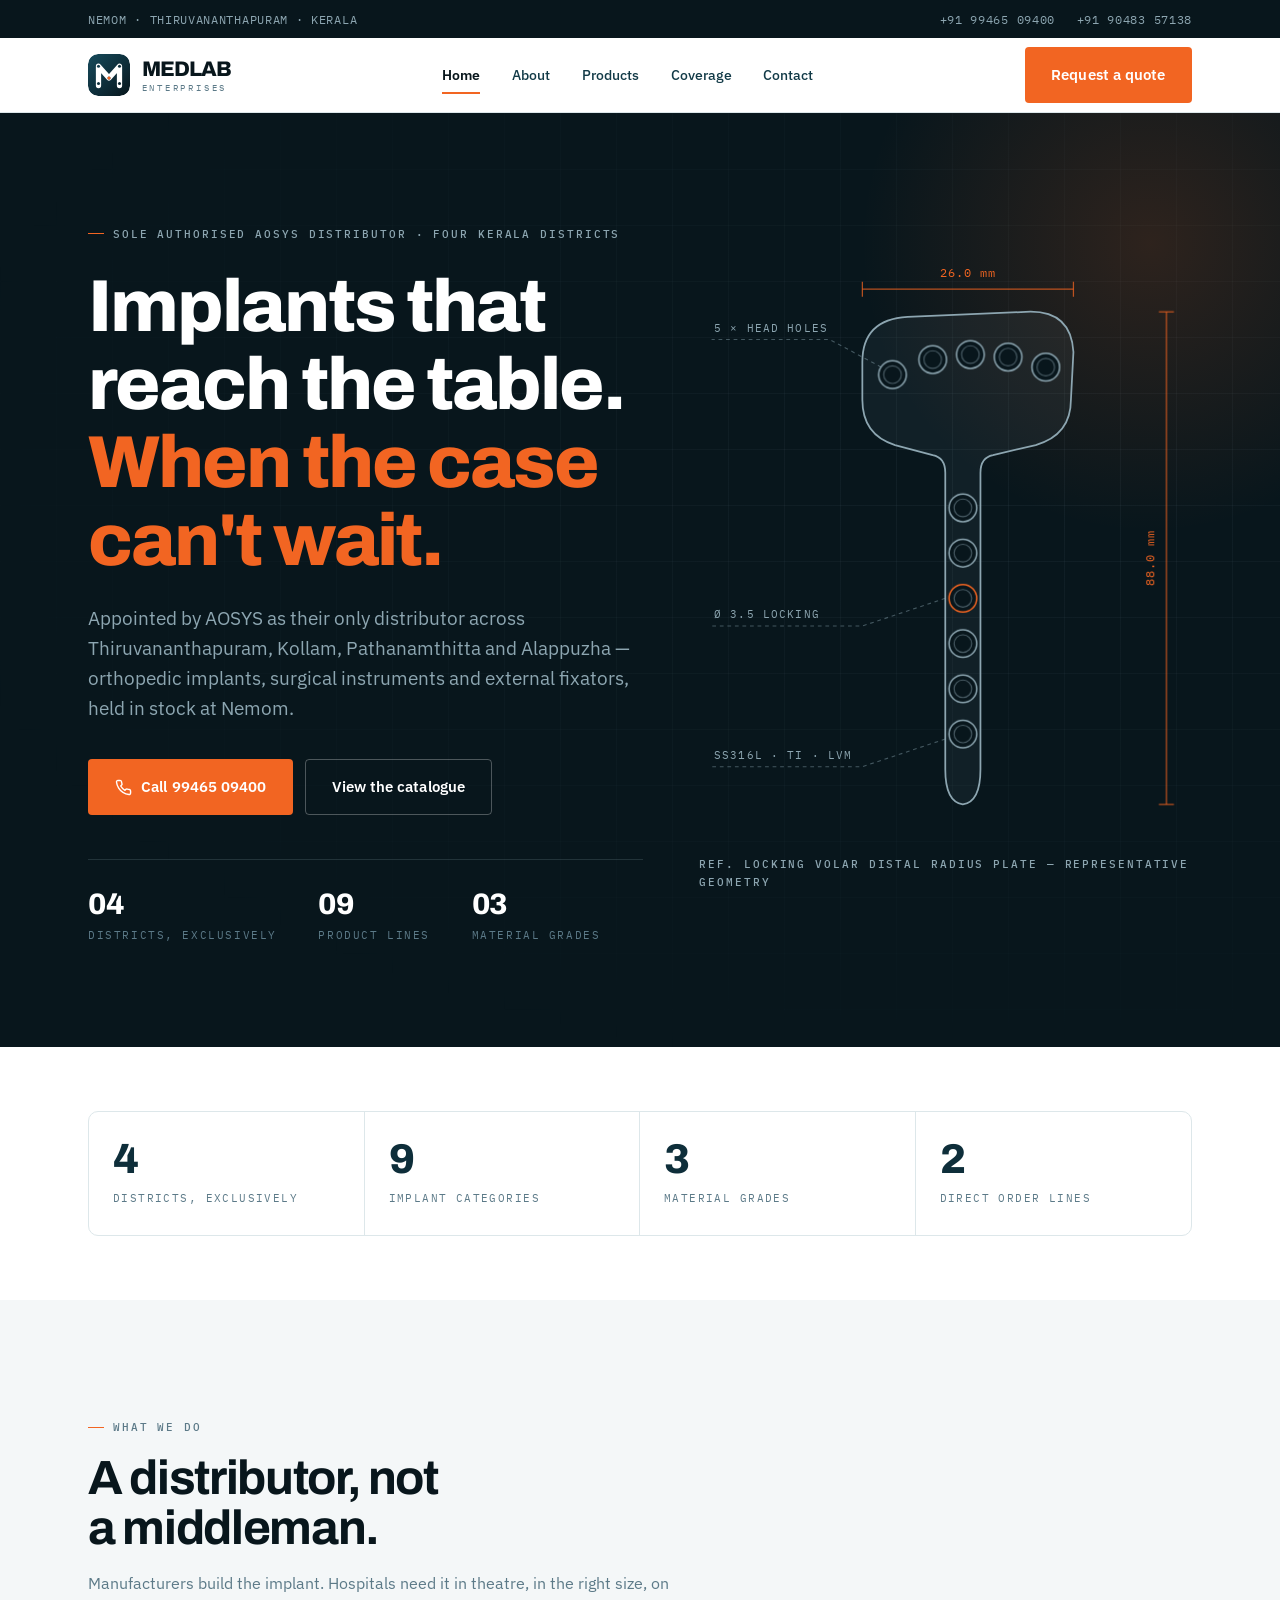
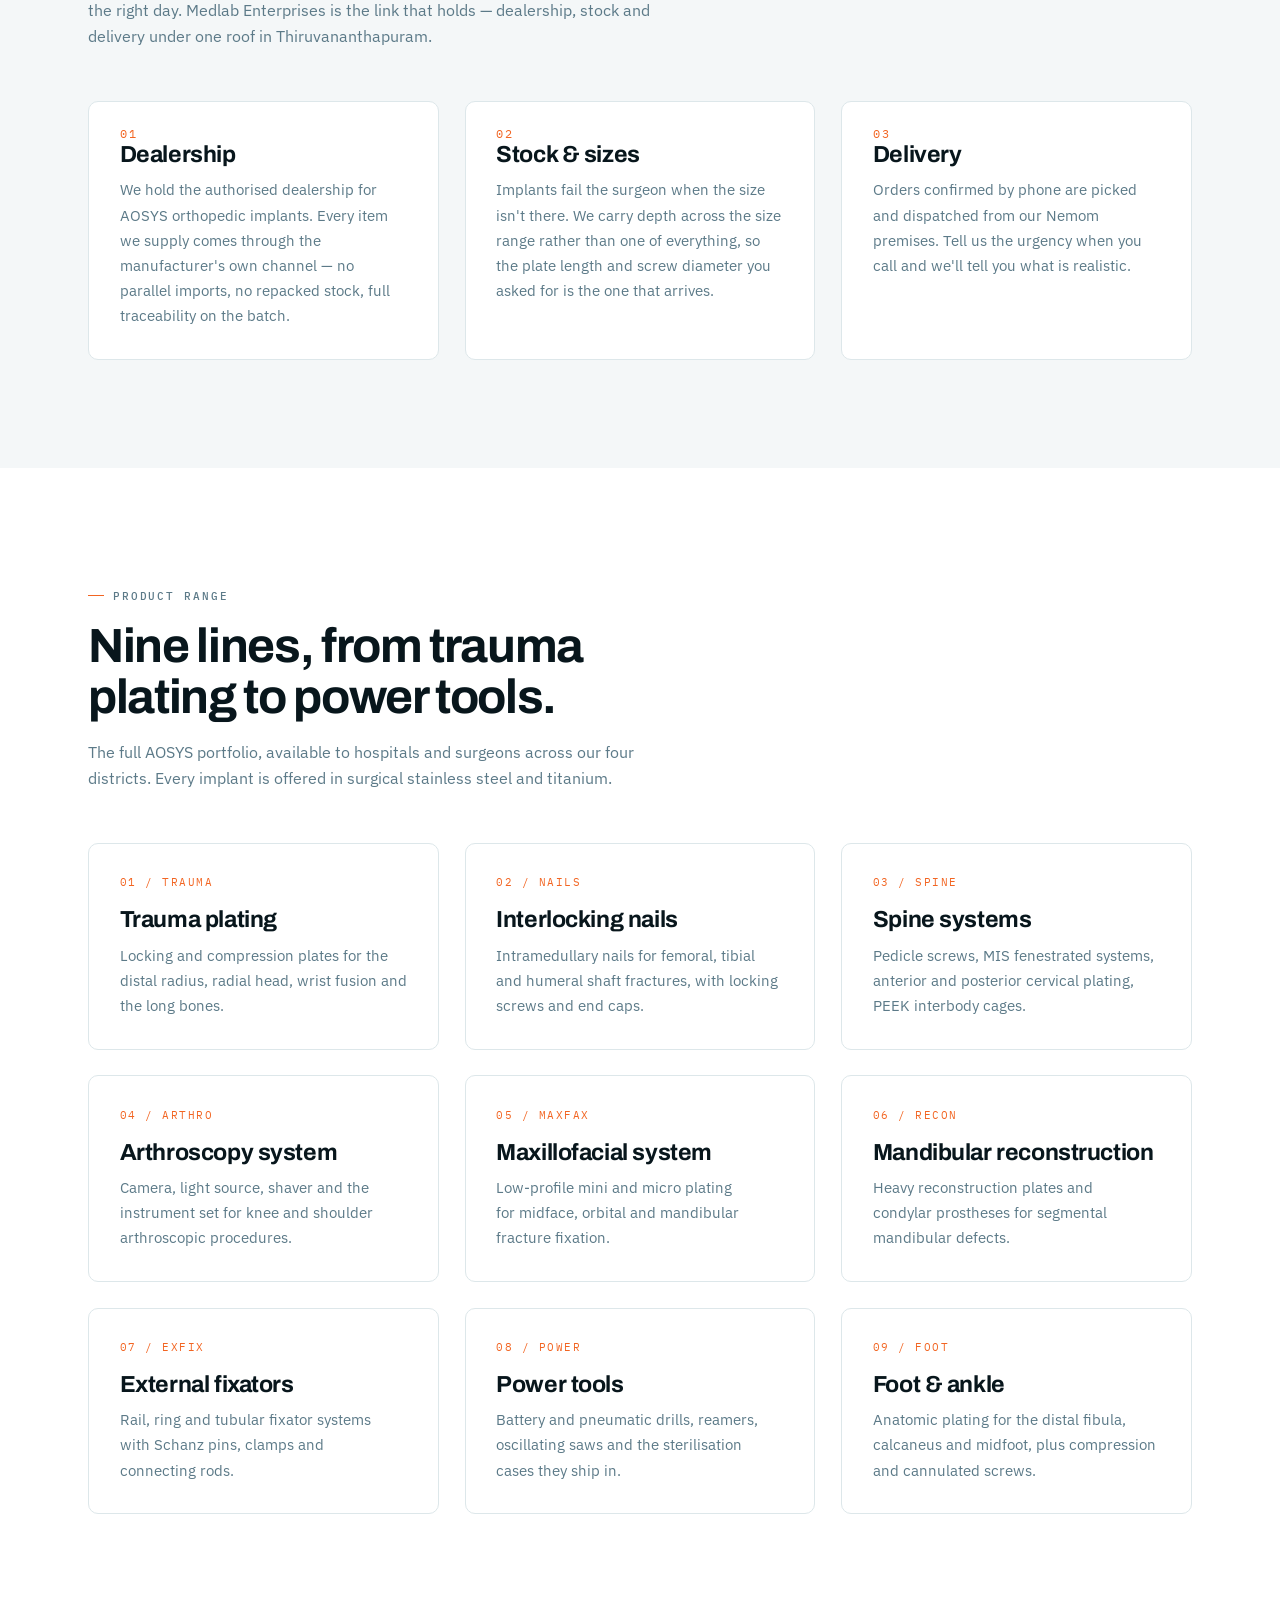
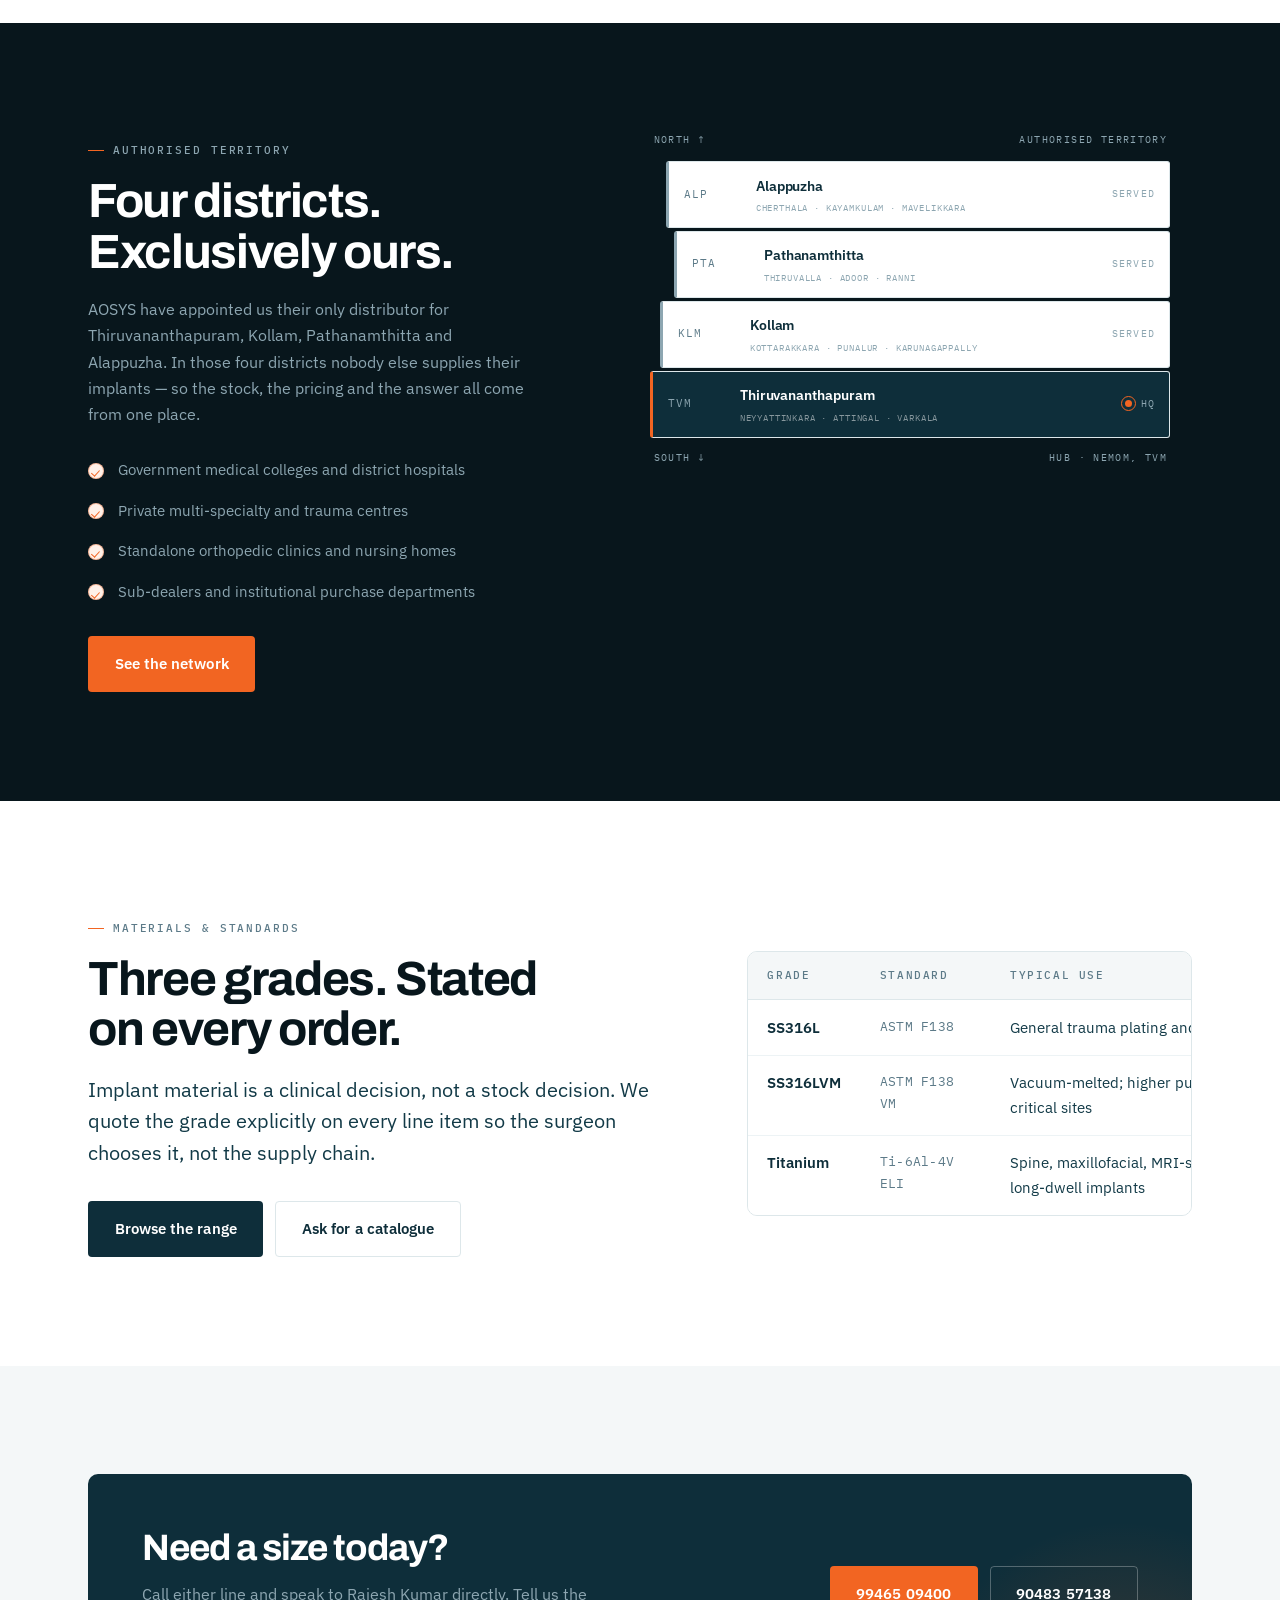
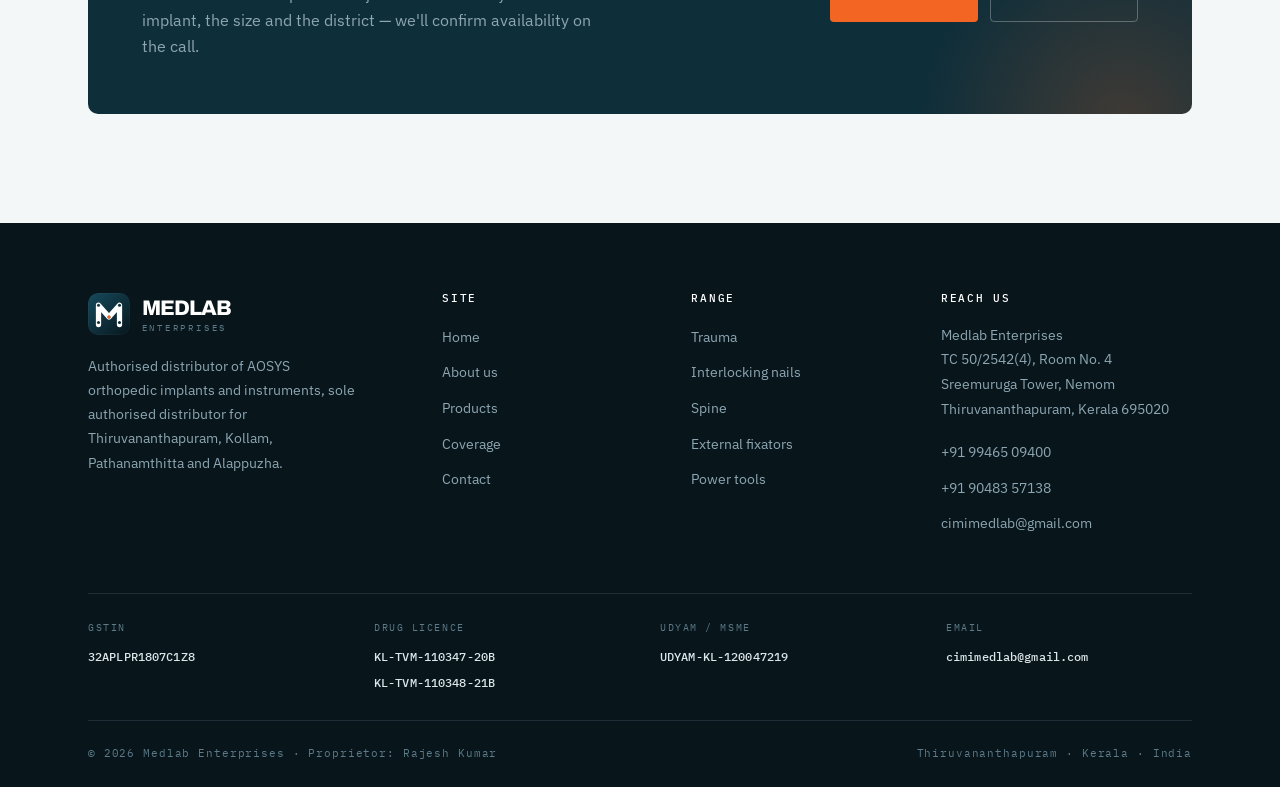
<file: index.html>
<!DOCTYPE html>
<html lang="en-IN">
<head>
<meta charset="utf-8">
<meta name="viewport" content="width=device-width, initial-scale=1">
<title>Medlab Enterprises — Orthopedic Implant Distributors, Kerala</title>
<meta name="description" content="Medlab Enterprises, Thiruvananthapuram — sole authorised distributor of AOSYS orthopedic implants for Thiruvananthapuram, Kollam, Pathanamthitta and Alappuzha. Trauma, spine, arthroscopy, external fixators and power tools.">
<meta name="keywords" content="orthopedic implants Trivandrum, AOSYS distributor Kerala, orthopedic implants Kollam, implant supplier Alappuzha, orthopedic implants Pathanamthitta, trauma implants Thiruvananthapuram, bone plates screws Trivandrum">
<meta name="author" content="Medlab Enterprises">
<link rel="canonical" href="https://medlabenterprises.in/">
<meta property="og:type" content="website">
<meta property="og:title" content="Medlab Enterprises — Orthopedic Implant Distributors, Kerala">
<meta property="og:description" content="Sole authorised AOSYS distributor for Thiruvananthapuram, Kollam, Pathanamthitta and Alappuzha.">
<meta property="og:locale" content="en_IN">
<meta name="theme-color" content="#0E2E3A">
<link rel="icon" href="assets/img/favicon.svg" type="image/svg+xml">
<link rel="preconnect" href="https://fonts.googleapis.com">
<link rel="preconnect" href="https://fonts.gstatic.com" crossorigin>
<link href="https://fonts.googleapis.com/css2?family=Archivo:wght@700;800&family=IBM+Plex+Mono:wght@400;500&family=IBM+Plex+Sans:wght@400;500;600&display=swap" rel="stylesheet">
<link rel="stylesheet" href="assets/css/style.css">
<script>document.documentElement.classList.add("js");</script>
<script type="application/ld+json">
{
  "@context": "https://schema.org",
  "@type": "MedicalBusiness",
  "name": "Medlab Enterprises",
  "description": "Sole authorised distributor of AOSYS orthopedic implants, surgical instruments and external fixators for Thiruvananthapuram, Kollam, Pathanamthitta and Alappuzha districts of Kerala.",
  "founder": { "@type": "Person", "name": "Rajesh Kumar", "jobTitle": "Proprietor" },
  "telephone": ["+91-9946509400", "+91-9048357138"],
  "email": "cimimedlab@gmail.com",
  "taxID": "32APLPR1807C1Z8",
  "address": {
    "@type": "PostalAddress",
    "streetAddress": "TC 50/2542(4), Room No. 4, Sreemuruga Tower, Nemom",
    "addressLocality": "Thiruvananthapuram",
    "addressRegion": "Kerala",
    "postalCode": "695020",
    "addressCountry": "IN"
  },
  "areaServed": [
    { "@type": "AdministrativeArea", "name": "Thiruvananthapuram" },
    { "@type": "AdministrativeArea", "name": "Kollam" },
    { "@type": "AdministrativeArea", "name": "Pathanamthitta" },
    { "@type": "AdministrativeArea", "name": "Alappuzha" }
  ]
}
</script>
</head>
<body>

<!-- ================= TOP BAR ================= -->
<div class="topbar">
  <div class="wrap">
    <span class="topbar-loc">NEMOM · THIRUVANANTHAPURAM · KERALA</span>
    <div class="topbar-links">
      <a href="tel:+919946509400">+91 99465 09400</a>
      <a href="tel:+919048357138">+91 90483 57138</a>
    </div>
  </div>
</div>

<!-- ================= HEADER ================= -->
<header class="header">
  <div class="wrap">
    <a class="brand" href="index.html" aria-label="Medlab Enterprises — home">
      <svg viewBox="0 0 100 100" aria-hidden="true">
        <defs>
          <linearGradient id="bg1" x1="0" y1="0" x2="1" y2="1">
            <stop offset="0" stop-color="#164A5B"/><stop offset=".55" stop-color="#0E2E3A"/><stop offset="1" stop-color="#08161C"/>
          </linearGradient>
          <mask id="bm1">
            <rect width="100" height="100" fill="#000"/>
            <polyline points="25,75 25,29 50,57 75,29 75,75" fill="none" stroke="#fff" stroke-width="12.5" stroke-linecap="round" stroke-linejoin="round"/>
            <circle cx="25" cy="29" r="3.6" fill="#000"/><circle cx="75" cy="29" r="3.6" fill="#000"/>
            <circle cx="50" cy="57" r="3.6" fill="#000"/><circle cx="25" cy="70" r="3.6" fill="#000"/><circle cx="75" cy="70" r="3.6" fill="#000"/>
          </mask>
        </defs>
        <rect width="100" height="100" rx="24" fill="url(#bg1)"/>
        <rect width="100" height="100" rx="24" fill="#fff" mask="url(#bm1)"/>
        <circle cx="50" cy="57" r="3.6" fill="#F26522"/>
      </svg>
      <span class="brand-text">
        <span class="brand-name">MEDLAB</span>
        <span class="brand-sub">ENTERPRISES</span>
      </span>
    </a>

    <nav class="nav" aria-label="Main">
      <a href="index.html" aria-current="page">Home</a>
      <a href="about.html">About</a>
      <a href="products.html">Products</a>
      <a href="coverage.html">Coverage</a>
      <a href="contact.html">Contact</a>
    </nav>

    <a class="btn btn--signal header-cta" href="contact.html">Request a quote</a>

    <button class="burger" aria-label="Menu" aria-expanded="false" aria-controls="mnav">
      <span></span><span></span><span></span>
    </button>
  </div>
</header>

<div class="mobile-nav" id="mnav">
  <div class="wrap">
    <ul>
      <li><a href="index.html" aria-current="page">Home</a></li>
      <li><a href="about.html">About</a></li>
      <li><a href="products.html">Products</a></li>
      <li><a href="coverage.html">Coverage</a></li>
      <li><a href="contact.html">Contact</a></li>
    </ul>
    <a class="btn btn--signal" href="contact.html">Request a quote</a>
  </div>
</div>

<main>

<!-- ================= HERO ================= -->
<section class="hero">
  <div class="wrap hero-inner">
    <div>
      <span class="tag">Sole authorised AOSYS distributor &middot; four Kerala districts</span>
      <h1>Implants that reach the table. <em>When the case can't wait.</em></h1>
      <p class="hero-lede">
        Appointed by AOSYS as their only distributor across Thiruvananthapuram, Kollam,
        Pathanamthitta and Alappuzha — orthopedic implants, surgical instruments and
        external fixators, held in stock at Nemom.
      </p>

      <div class="btn-row">
        <a class="btn btn--signal" href="tel:+919946509400">
          <svg viewBox="0 0 24 24" fill="none" stroke="currentColor" stroke-width="2" stroke-linecap="round" stroke-linejoin="round" aria-hidden="true"><path d="M22 16.92v3a2 2 0 0 1-2.18 2 19.79 19.79 0 0 1-8.63-3.07 19.5 19.5 0 0 1-6-6 19.79 19.79 0 0 1-3.07-8.67A2 2 0 0 1 4.11 2h3a2 2 0 0 1 2 1.72c.13.96.36 1.9.7 2.81a2 2 0 0 1-.45 2.11L8.09 9.91a16 16 0 0 0 6 6l1.27-1.27a2 2 0 0 1 2.11-.45c.9.34 1.85.57 2.81.7A2 2 0 0 1 22 16.92z"/></svg>
          Call 99465 09400
        </a>
        <a class="btn btn--onDark" href="products.html">View the catalogue</a>
      </div>

      <div class="hero-meta">
        <div><b>04</b><span>Districts, exclusively</span></div>
        <div><b>09</b><span>Product lines</span></div>
        <div><b>03</b><span>Material grades</span></div>
      </div>
    </div>

    <!-- Signature hero: the product itself, drawn the way it is specified -->
    <figure class="plate-fig" aria-hidden="true">
      <svg viewBox="0 0 392 480" role="presentation">
        <!-- top width dimension -->
        <g class="fade-seq" data-d="2">
          <line class="dim-line" x1="130" y1="36" x2="298" y2="36"/>
          <line class="dim-tick" x1="130" y1="30" x2="130" y2="42"/>
          <line class="dim-tick" x1="298" y1="30" x2="298" y2="42"/>
          <text class="dim-text" x="214" y="26" text-anchor="middle">26.0 mm</text>
        </g>

        <!-- plate outline -->
        <path class="plate-outline draw"
              d="M 130,94 Q 130,60 166,58 L 260,54 Q 296,52 298,86 L 296,124
                 Q 296,152 268,160 L 234,168 Q 224,170 224,182 L 224,418
                 Q 224,444 210,446 Q 196,444 196,418 L 196,182
                 Q 196,170 186,168 L 156,160 Q 130,152 130,124 Z"/>

        <!-- head holes -->
        <g class="fade-seq" data-d="1">
          <circle class="plate-hole" cx="154" cy="104" r="11"/><circle class="plate-hole-inner" cx="154" cy="104" r="7"/>
          <circle class="plate-hole" cx="186" cy="92"  r="11"/><circle class="plate-hole-inner" cx="186" cy="92"  r="7"/>
          <circle class="plate-hole" cx="216" cy="88"  r="11"/><circle class="plate-hole-inner" cx="216" cy="88"  r="7"/>
          <circle class="plate-hole" cx="246" cy="90"  r="11"/><circle class="plate-hole-inner" cx="246" cy="90"  r="7"/>
          <circle class="plate-hole" cx="276" cy="98"  r="11"/><circle class="plate-hole-inner" cx="276" cy="98"  r="7"/>
        </g>

        <!-- shaft holes -->
        <g class="fade-seq" data-d="1">
          <circle class="plate-hole" cx="210" cy="210" r="11"/><circle class="plate-hole-inner" cx="210" cy="210" r="7"/>
          <circle class="plate-hole" cx="210" cy="246" r="11"/><circle class="plate-hole-inner" cx="210" cy="246" r="7"/>
          <circle class="plate-hole plate-hole--live" cx="210" cy="282" r="11"/><circle class="plate-hole-inner" cx="210" cy="282" r="7"/>
          <circle class="plate-hole" cx="210" cy="318" r="11"/><circle class="plate-hole-inner" cx="210" cy="318" r="7"/>
          <circle class="plate-hole" cx="210" cy="354" r="11"/><circle class="plate-hole-inner" cx="210" cy="354" r="7"/>
          <circle class="plate-hole" cx="210" cy="390" r="11"/><circle class="plate-hole-inner" cx="210" cy="390" r="7"/>
        </g>

        <!-- right length dimension -->
        <g class="fade-seq" data-d="3">
          <line class="dim-line" x1="372" y1="54" x2="372" y2="446"/>
          <line class="dim-tick" x1="366" y1="54"  x2="378" y2="54"/>
          <line class="dim-tick" x1="366" y1="446" x2="378" y2="446"/>
          <text class="dim-text" x="362" y="250" text-anchor="middle" transform="rotate(-90 362 250)">88.0 mm</text>
        </g>

        <!-- leader-line callouts: elbow out to a horizontal tail, label above it -->
        <g class="fade-seq" data-d="4">
          <polyline class="callout-line" points="145,98 104,76 10,76"/>
          <text class="callout-text" x="12" y="70">5 &times; head holes</text>

          <polyline class="callout-line" points="196,282 130,304 10,304"/>
          <text class="callout-text" x="12" y="298">&#216; 3.5 locking</text>

          <polyline class="callout-line" points="196,394 130,416 10,416"/>
          <text class="callout-text" x="12" y="410">SS316L &middot; Ti &middot; LVM</text>
        </g>
      </svg>
      <figcaption class="tag tag--bare tag--onDark" style="justify-content:center;margin-top:.5rem;">
        Ref. locking volar distal radius plate &mdash; representative geometry
      </figcaption>
    </figure>
  </div>
</section>

<!-- ================= STAT STRIP ================= -->
<section class="section section--tight">
  <div class="wrap">
    <div class="stats reveal">
      <div class="stat"><b>4</b><span>Districts, exclusively</span></div>
      <div class="stat"><b>9</b><span>Implant categories</span></div>
      <div class="stat"><b>3</b><span>Material grades</span></div>
      <div class="stat"><b>2</b><span>Direct order lines</span></div>
    </div>
  </div>
</section>

<!-- ================= POSITIONING ================= -->
<section class="section section--surface">
  <div class="wrap">
    <div class="sec-head reveal">
      <span class="tag">What we do</span>
      <h2>A distributor, not a middleman.</h2>
      <p>
        Manufacturers build the implant. Hospitals need it in theatre, in the right size,
        on the right day. Medlab Enterprises is the link that holds — dealership, stock and
        delivery under one roof in Thiruvananthapuram.
      </p>
    </div>

    <div class="grid grid--3 flow">
      <article class="card card--hover reveal">
        <h3>Dealership</h3>
        <p>
          We hold the authorised dealership for AOSYS orthopedic implants. Every item
          we supply comes through the manufacturer's own channel — no parallel imports,
          no repacked stock, full traceability on the batch.
        </p>
      </article>

      <article class="card card--hover reveal" data-delay="90">
        <h3>Stock &amp; sizes</h3>
        <p>
          Implants fail the surgeon when the size isn't there. We carry depth across the
          size range rather than one of everything, so the plate length and screw diameter
          you asked for is the one that arrives.
        </p>
      </article>

      <article class="card card--hover reveal" data-delay="180">
        <h3>Delivery</h3>
        <p>
          Orders confirmed by phone are picked and dispatched from our Nemom premises.
          Tell us the urgency when you call and we'll tell you what is realistic.
        </p>
      </article>
    </div>
  </div>
</section>

<!-- ================= PRODUCT CATEGORIES ================= -->
<section class="section">
  <div class="wrap">
    <div class="sec-head reveal">
      <span class="tag">Product range</span>
      <h2>Nine lines, from trauma plating to power tools.</h2>
      <p>
        The full AOSYS portfolio, available to hospitals and surgeons across our four districts.
        Every implant is offered in surgical stainless steel and titanium.
      </p>
    </div>

    <div class="grid grid--3">
      <a class="card" href="products.html#trauma">
        <span class="card-code">01 / TRAUMA</span>
        <h3>Trauma plating</h3>
        <p>Locking and compression plates for the distal radius, radial head, wrist fusion and the long bones.</p>
      </a>
      <a class="card" href="products.html#nails">
        <span class="card-code">02 / NAILS</span>
        <h3>Interlocking nails</h3>
        <p>Intramedullary nails for femoral, tibial and humeral shaft fractures, with locking screws and end caps.</p>
      </a>
      <a class="card" href="products.html#spine">
        <span class="card-code">03 / SPINE</span>
        <h3>Spine systems</h3>
        <p>Pedicle screws, MIS fenestrated systems, anterior and posterior cervical plating, PEEK interbody cages.</p>
      </a>
      <a class="card" href="products.html#arthroscopy">
        <span class="card-code">04 / ARTHRO</span>
        <h3>Arthroscopy system</h3>
        <p>Camera, light source, shaver and the instrument set for knee and shoulder arthroscopic procedures.</p>
      </a>
      <a class="card" href="products.html#maxillofacial">
        <span class="card-code">05 / MAXFAX</span>
        <h3>Maxillofacial system</h3>
        <p>Low-profile mini and micro plating for midface, orbital and mandibular fracture fixation.</p>
      </a>
      <a class="card" href="products.html#mandibular">
        <span class="card-code">06 / RECON</span>
        <h3>Mandibular reconstruction</h3>
        <p>Heavy reconstruction plates and condylar prostheses for segmental mandibular defects.</p>
      </a>
      <a class="card" href="products.html#fixators">
        <span class="card-code">07 / EXFIX</span>
        <h3>External fixators</h3>
        <p>Rail, ring and tubular fixator systems with Schanz pins, clamps and connecting rods.</p>
      </a>
      <a class="card" href="products.html#power">
        <span class="card-code">08 / POWER</span>
        <h3>Power tools</h3>
        <p>Battery and pneumatic drills, reamers, oscillating saws and the sterilisation cases they ship in.</p>
      </a>
      <a class="card" href="products.html#foot">
        <span class="card-code">09 / FOOT</span>
        <h3>Foot &amp; ankle</h3>
        <p>Anatomic plating for the distal fibula, calcaneus and midfoot, plus compression and cannulated screws.</p>
      </a>
    </div>
  </div>
</section>

<!-- ================= SIGNATURE: KERALA COVERAGE ================= -->
<section class="section section--dark" id="coverage">
  <div class="wrap">
    <div class="coverage">
      <div class="reveal">
        <span class="tag tag--onDark">Authorised territory</span>
        <h2 style="margin-top:1rem;">Four districts.<br>Exclusively ours.</h2>
        <p style="margin-top:1.15rem;max-width:44ch;">
          AOSYS have appointed us their only distributor for Thiruvananthapuram, Kollam,
          Pathanamthitta and Alappuzha. In those four districts nobody else supplies their
          implants — so the stock, the pricing and the answer all come from one place.
        </p>
        <ul class="checks" style="margin-top:1.85rem;">
          <li>Government medical colleges and district hospitals</li>
          <li>Private multi-specialty and trauma centres</li>
          <li>Standalone orthopedic clinics and nursing homes</li>
          <li>Sub-dealers and institutional purchase departments</li>
        </ul>
        <div class="btn-row" style="margin-top:2rem;">
          <a class="btn btn--signal" href="coverage.html">See the network</a>
        </div>
      </div>

      <div class="strip reveal" data-delay="120">
        <div class="strip-cap strip-cap--top"><span>North &uarr;</span><span>Authorised territory</span></div>
        <div class="strip-rail">
          <div class="district" style="--inset:16px">
            <code>ALP</code>
            <span class="district-name"><b>Alappuzha</b><i>Cherthala &middot; Kayamkulam &middot; Mavelikkara</i></span>
            <em>Served</em>
          </div>
          <div class="district" style="--inset:24px">
            <code>PTA</code>
            <span class="district-name"><b>Pathanamthitta</b><i>Thiruvalla &middot; Adoor &middot; Ranni</i></span>
            <em>Served</em>
          </div>
          <div class="district" style="--inset:10px">
            <code>KLM</code>
            <span class="district-name"><b>Kollam</b><i>Kottarakkara &middot; Punalur &middot; Karunagappally</i></span>
            <em>Served</em>
          </div>
          <div class="district district--hq" style="--inset:0px">
            <code>TVM</code>
            <span class="district-name"><b>Thiruvananthapuram</b><i>Neyyattinkara &middot; Attingal &middot; Varkala</i></span>
            <em><span class="hq-dot"></span> HQ</em>
          </div>
        </div>
        <div class="strip-cap strip-cap--btm"><span>South &darr;</span><span>Hub &middot; Nemom, TVM</span></div>
      </div>
    </div>
  </div>
</section>

<!-- ================= MATERIALS ================= -->
<section class="section">
  <div class="wrap">
    <div class="split split--wide-left">
      <div class="reveal">
        <span class="tag">Materials &amp; standards</span>
        <h2 style="margin-top:1rem;">Three grades. Stated on every order.</h2>
        <p class="lede" style="margin-top:1.15rem;">
          Implant material is a clinical decision, not a stock decision. We quote the grade
          explicitly on every line item so the surgeon chooses it, not the supply chain.
        </p>
        <div class="btn-row" style="margin-top:2rem;">
          <a class="btn btn--navy" href="products.html">Browse the range</a>
          <a class="btn btn--ghost" href="contact.html">Ask for a catalogue</a>
        </div>
      </div>

      <div class="table-scroll reveal" data-delay="100">
        <table>
          <thead>
            <tr><th scope="col">Grade</th><th scope="col">Standard</th><th scope="col">Typical use</th></tr>
          </thead>
          <tbody>
            <tr>
              <td>SS316L</td>
              <td class="mono">ASTM F138</td>
              <td>General trauma plating and screws</td>
            </tr>
            <tr>
              <td>SS316LVM</td>
              <td class="mono">ASTM F138 VM</td>
              <td>Vacuum-melted; higher purity, fatigue-critical sites</td>
            </tr>
            <tr>
              <td>Titanium</td>
              <td class="mono">Ti-6Al-4V ELI</td>
              <td>Spine, maxillofacial, MRI-sensitive and long-dwell implants</td>
            </tr>
          </tbody>
        </table>
      </div>
    </div>
  </div>
</section>

<!-- ================= CTA ================= -->
<section class="section section--surface">
  <div class="wrap">
    <div class="cta reveal">
      <div>
        <h2>Need a size today?</h2>
        <p>
          Call either line and speak to Rajesh Kumar directly. Tell us the implant, the size
          and the district — we'll confirm availability on the call.
        </p>
      </div>
      <div class="btn-row">
        <a class="btn btn--signal" href="tel:+919946509400">99465 09400</a>
        <a class="btn btn--onDark" href="tel:+919048357138">90483 57138</a>
      </div>
    </div>
  </div>
</section>

</main>

<!-- ================= FOOTER ================= -->
<footer class="footer">
  <div class="wrap">
    <div class="footer-grid">
      <div>
        <a class="brand" href="index.html">
          <svg viewBox="0 0 100 100" aria-hidden="true">
            <defs>
              <linearGradient id="bg2" x1="0" y1="0" x2="1" y2="1">
                <stop offset="0" stop-color="#164A5B"/><stop offset=".55" stop-color="#0E2E3A"/><stop offset="1" stop-color="#08161C"/>
              </linearGradient>
              <mask id="bm2">
                <rect width="100" height="100" fill="#000"/>
                <polyline points="25,75 25,29 50,57 75,29 75,75" fill="none" stroke="#fff" stroke-width="12.5" stroke-linecap="round" stroke-linejoin="round"/>
                <circle cx="25" cy="29" r="3.6" fill="#000"/><circle cx="75" cy="29" r="3.6" fill="#000"/>
                <circle cx="50" cy="57" r="3.6" fill="#000"/><circle cx="25" cy="70" r="3.6" fill="#000"/><circle cx="75" cy="70" r="3.6" fill="#000"/>
              </mask>
            </defs>
            <rect width="100" height="100" rx="24" fill="url(#bg2)" stroke="rgba(141,166,177,.28)"/>
            <rect width="100" height="100" rx="24" fill="#fff" mask="url(#bm2)"/>
            <circle cx="50" cy="57" r="3.6" fill="#F26522"/>
          </svg>
          <span class="brand-text">
            <span class="brand-name">MEDLAB</span>
            <span class="brand-sub">ENTERPRISES</span>
          </span>
        </a>
        <p>
          Authorised distributor of AOSYS orthopedic implants and instruments,
          sole authorised distributor for Thiruvananthapuram, Kollam, Pathanamthitta and Alappuzha.
        </p>
      </div>

      <div>
        <h4>Site</h4>
        <ul>
          <li><a href="index.html">Home</a></li>
          <li><a href="about.html">About us</a></li>
          <li><a href="products.html">Products</a></li>
          <li><a href="coverage.html">Coverage</a></li>
          <li><a href="contact.html">Contact</a></li>
        </ul>
      </div>

      <div>
        <h4>Range</h4>
        <ul>
          <li><a href="products.html#trauma">Trauma</a></li>
          <li><a href="products.html#nails">Interlocking nails</a></li>
          <li><a href="products.html#spine">Spine</a></li>
          <li><a href="products.html#fixators">External fixators</a></li>
          <li><a href="products.html#power">Power tools</a></li>
        </ul>
      </div>

      <div>
        <h4>Reach us</h4>
        <address>
          Medlab Enterprises<br>
          TC 50/2542(4), Room No. 4<br>
          Sreemuruga Tower, Nemom<br>
          Thiruvananthapuram, Kerala 695020
        </address>
        <ul style="margin-top:1rem;">
          <li><a href="tel:+919946509400">+91 99465 09400</a></li>
          <li><a href="tel:+919048357138">+91 90483 57138</a></li>
          <li><a href="mailto:cimimedlab@gmail.com">cimimedlab@gmail.com</a></li>
        </ul>
      </div>
    </div>

    <div class="footer-creds">
      <div><span>GSTIN</span><b>32APLPR1807C1Z8</b></div>
      <div><span>Drug licence</span><b>KL-TVM-110347-20B<br>KL-TVM-110348-21B</b></div>
      <div><span>Udyam / MSME</span><b>UDYAM-KL-120047219</b></div>
      <div><span>Email</span><b><a href="mailto:cimimedlab@gmail.com">cimimedlab@gmail.com</a></b></div>
    </div>

    <div class="footer-base">
      <span>&copy; <span data-year>2026</span> Medlab Enterprises &middot; Proprietor: Rajesh Kumar</span>
      <span>Thiruvananthapuram &middot; Kerala &middot; India</span>
    </div>
  </div>
</footer>

<a class="call-fab" href="tel:+919946509400">
  <svg viewBox="0 0 24 24" fill="none" stroke="currentColor" stroke-width="2" stroke-linecap="round" stroke-linejoin="round" aria-hidden="true"><path d="M22 16.92v3a2 2 0 0 1-2.18 2 19.79 19.79 0 0 1-8.63-3.07 19.5 19.5 0 0 1-6-6 19.79 19.79 0 0 1-3.07-8.67A2 2 0 0 1 4.11 2h3a2 2 0 0 1 2 1.72c.13.96.36 1.9.7 2.81a2 2 0 0 1-.45 2.11L8.09 9.91a16 16 0 0 0 6 6l1.27-1.27a2 2 0 0 1 2.11-.45c.9.34 1.85.57 2.81.7A2 2 0 0 1 22 16.92z"/></svg>
  Call now
</a>

<script src="assets/js/main.js"></script>
</body>
</html>
</file>
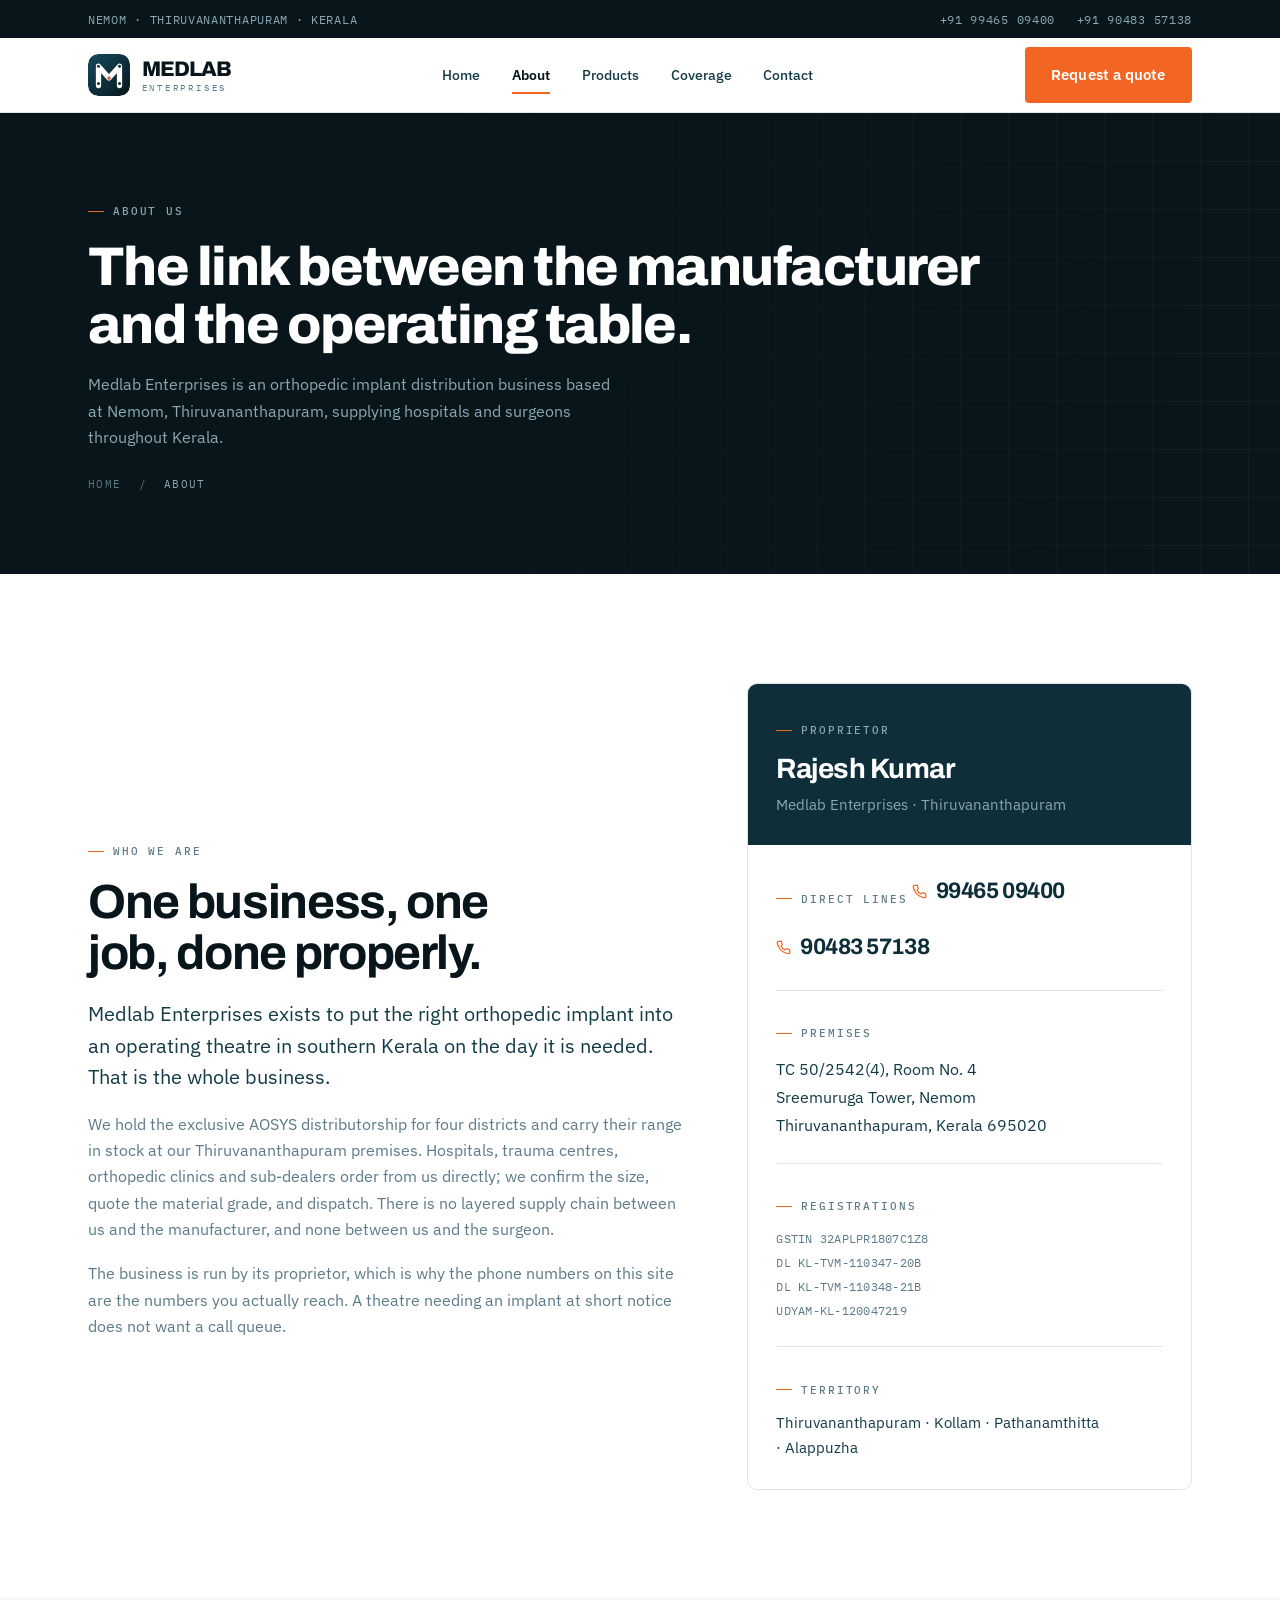
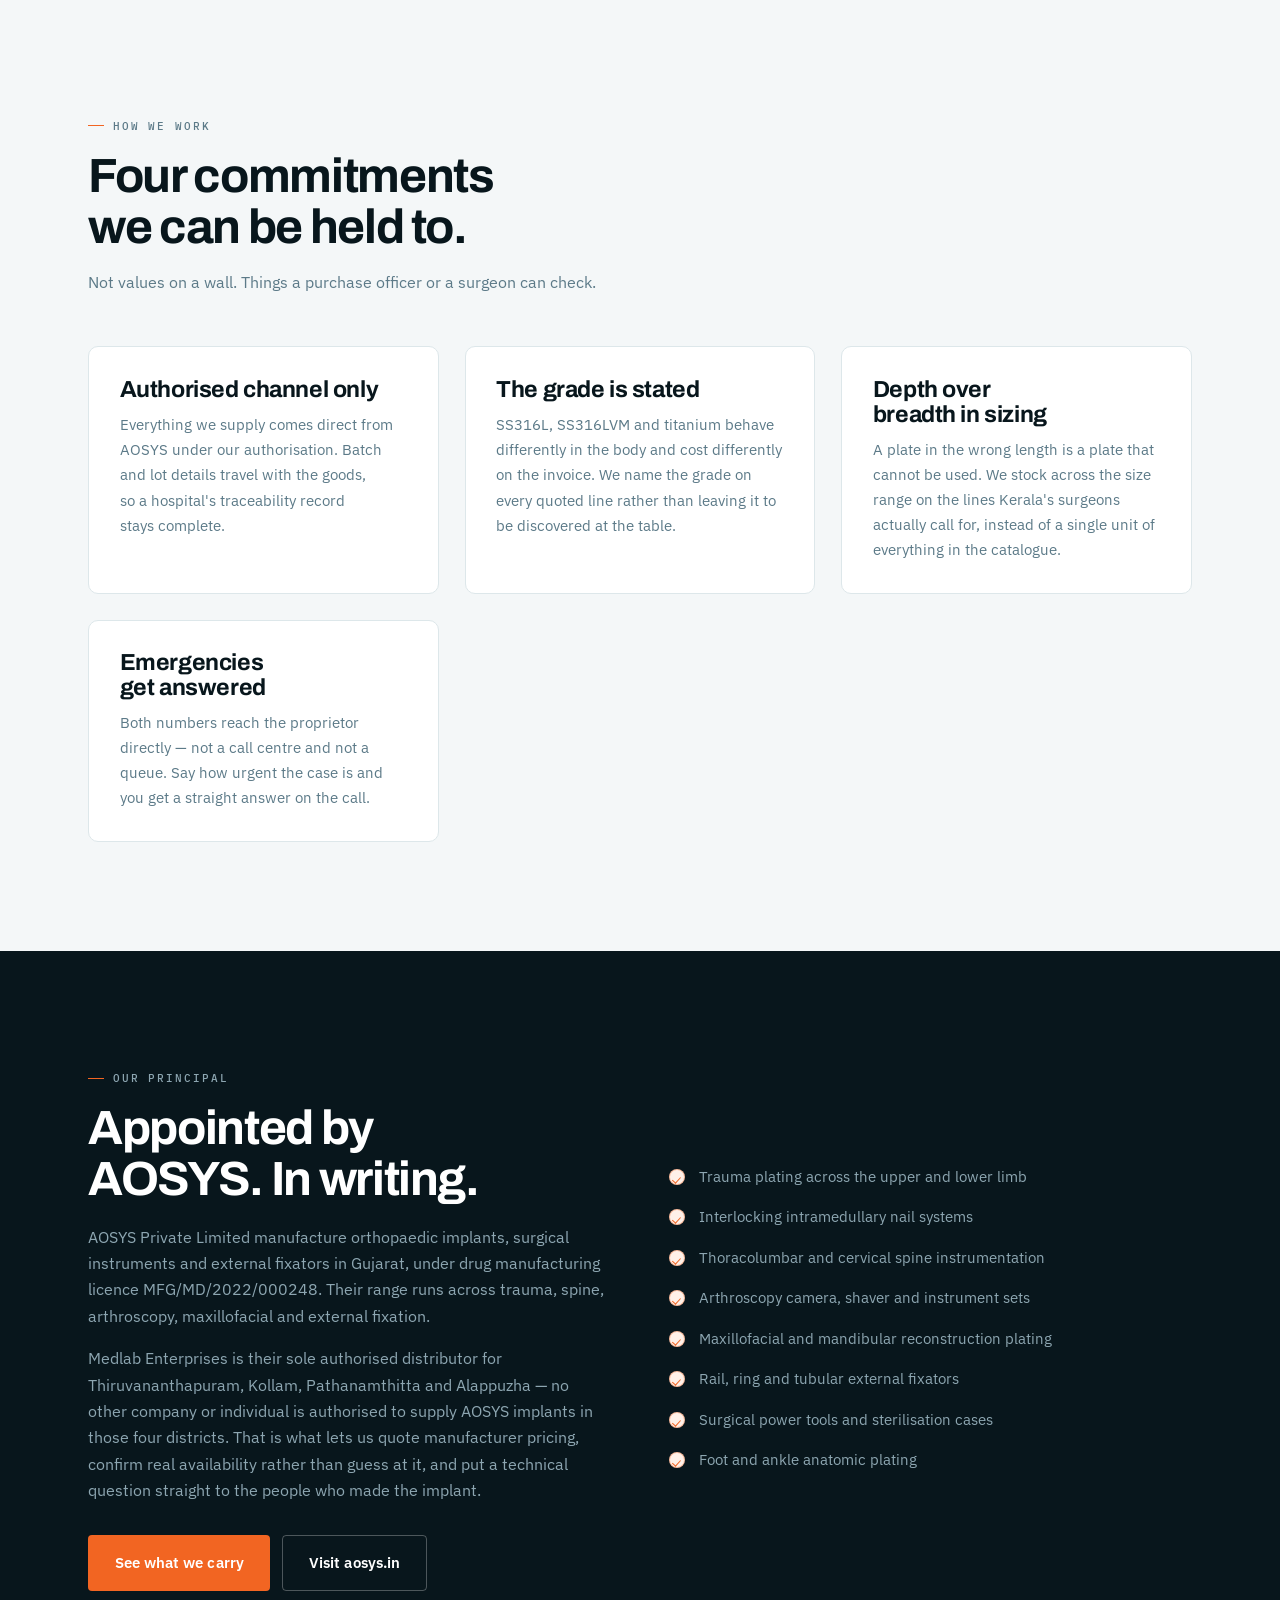
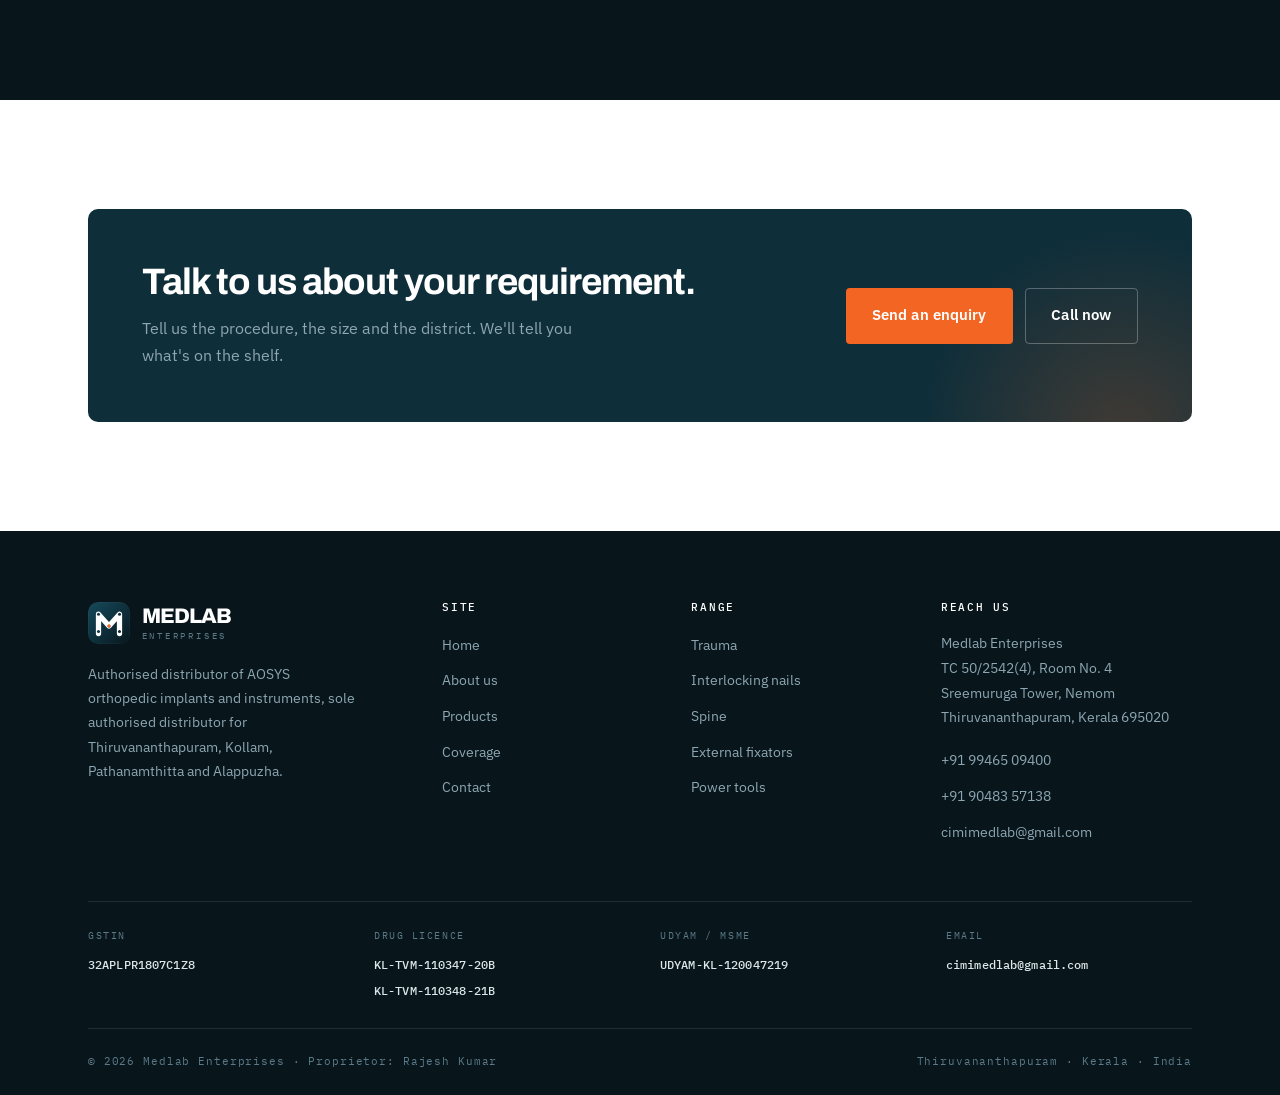
<file: about.html>
<!DOCTYPE html>
<html lang="en-IN">
<head>
<meta charset="utf-8">
<meta name="viewport" content="width=device-width, initial-scale=1">
<title>About Us — Medlab Enterprises, Thiruvananthapuram</title>
<meta name="description" content="Medlab Enterprises is an orthopedic implant distribution business based at Nemom, Thiruvananthapuram, run by proprietor Rajesh Kumar, sole authorised AOSYS distributor for Trivandrum, Kollam, Pathanamthitta and Alappuzha.">
<link rel="canonical" href="https://medlabenterprises.in/about.html">
<meta name="theme-color" content="#0E2E3A">
<link rel="icon" href="assets/img/favicon.svg" type="image/svg+xml">
<link rel="preconnect" href="https://fonts.googleapis.com">
<link rel="preconnect" href="https://fonts.gstatic.com" crossorigin>
<link href="https://fonts.googleapis.com/css2?family=Archivo:wght@700;800&family=IBM+Plex+Mono:wght@400;500&family=IBM+Plex+Sans:wght@400;500;600&display=swap" rel="stylesheet">
<link rel="stylesheet" href="assets/css/style.css">
<script>document.documentElement.classList.add("js");</script>
</head>
<body>

<div class="topbar">
  <div class="wrap">
    <span class="topbar-loc">NEMOM · THIRUVANANTHAPURAM · KERALA</span>
    <div class="topbar-links">
      <a href="tel:+919946509400">+91 99465 09400</a>
      <a href="tel:+919048357138">+91 90483 57138</a>
    </div>
  </div>
</div>

<header class="header">
  <div class="wrap">
    <a class="brand" href="index.html" aria-label="Medlab Enterprises — home">
      <svg viewBox="0 0 100 100" aria-hidden="true">
        <defs>
          <linearGradient id="bg1" x1="0" y1="0" x2="1" y2="1"><stop offset="0" stop-color="#164A5B"/><stop offset=".55" stop-color="#0E2E3A"/><stop offset="1" stop-color="#08161C"/></linearGradient>
          <mask id="bm1"><rect width="100" height="100" fill="#000"/><polyline points="25,75 25,29 50,57 75,29 75,75" fill="none" stroke="#fff" stroke-width="12.5" stroke-linecap="round" stroke-linejoin="round"/><circle cx="25" cy="29" r="3.6" fill="#000"/><circle cx="75" cy="29" r="3.6" fill="#000"/><circle cx="50" cy="57" r="3.6" fill="#000"/><circle cx="25" cy="70" r="3.6" fill="#000"/><circle cx="75" cy="70" r="3.6" fill="#000"/></mask>
        </defs>
        <rect width="100" height="100" rx="24" fill="url(#bg1)"/>
        <rect width="100" height="100" rx="24" fill="#fff" mask="url(#bm1)"/>
        <circle cx="50" cy="57" r="3.6" fill="#F26522"/>
      </svg>
      <span class="brand-text"><span class="brand-name">MEDLAB</span><span class="brand-sub">ENTERPRISES</span></span>
    </a>
    <nav class="nav" aria-label="Main">
      <a href="index.html">Home</a>
      <a href="about.html" aria-current="page">About</a>
      <a href="products.html">Products</a>
      <a href="coverage.html">Coverage</a>
      <a href="contact.html">Contact</a>
    </nav>
    <a class="btn btn--signal header-cta" href="contact.html">Request a quote</a>
    <button class="burger" aria-label="Menu" aria-expanded="false" aria-controls="mnav"><span></span><span></span><span></span></button>
  </div>
</header>

<div class="mobile-nav" id="mnav">
  <div class="wrap">
    <ul>
      <li><a href="index.html">Home</a></li>
      <li><a href="about.html" aria-current="page">About</a></li>
      <li><a href="products.html">Products</a></li>
      <li><a href="coverage.html">Coverage</a></li>
      <li><a href="contact.html">Contact</a></li>
    </ul>
    <a class="btn btn--signal" href="contact.html">Request a quote</a>
  </div>
</div>

<main>

<section class="banner">
  <div class="wrap">
    <span class="tag">About us</span>
    <h1>The link between the manufacturer and the operating table.</h1>
    <p>
      Medlab Enterprises is an orthopedic implant distribution business based at Nemom,
      Thiruvananthapuram, supplying hospitals and surgeons throughout Kerala.
    </p>
    <div class="crumbs"><a href="index.html">Home</a> &nbsp;/&nbsp; <span>About</span></div>
  </div>
</section>

<section class="section">
  <div class="wrap">
    <div class="split split--wide-left">
      <div class="reveal">
        <span class="tag">Who we are</span>
        <h2 style="margin-top:1rem;">One business, one job, done properly.</h2>
        <p class="lede" style="margin-top:1.2rem;">
          Medlab Enterprises exists to put the right orthopedic implant into an operating
          theatre in southern Kerala on the day it is needed. That is the whole business.
        </p>
        <p style="margin-top:1.1rem;color:var(--steel);">
          We hold the exclusive AOSYS distributorship for four districts and carry their
          range in stock at our Thiruvananthapuram premises. Hospitals, trauma centres,
          orthopedic clinics and sub-dealers order from us directly; we confirm the size,
          quote the material grade, and dispatch. There is no layered supply chain between
          us and the manufacturer, and none between us and the surgeon.
        </p>
        <p style="margin-top:1.1rem;color:var(--steel);">
          The business is run by its proprietor, which is why the phone numbers on this
          site are the numbers you actually reach. A theatre needing an implant at short
          notice does not want a call queue.
        </p>
      </div>

      <div class="reveal" data-delay="100">
        <div class="card" style="padding:0;overflow:hidden;">
          <div style="background:var(--navy);padding:1.75rem;">
            <span class="tag tag--onDark">Proprietor</span>
            <h3 style="color:#fff;margin-top:.9rem;font-size:1.75rem;">Rajesh Kumar</h3>
            <p style="color:var(--steel-soft);margin-top:.5rem;font-size:.92rem;">
              Medlab Enterprises &middot; Thiruvananthapuram
            </p>
          </div>
          <div style="padding:1.75rem;">
            <div class="info-block" style="padding-top:0;">
              <span class="tag">Direct lines</span>
              <a class="phone-link" href="tel:+919946509400">
                <svg viewBox="0 0 24 24" fill="none" stroke="currentColor" stroke-width="2" stroke-linecap="round" stroke-linejoin="round" aria-hidden="true"><path d="M22 16.92v3a2 2 0 0 1-2.18 2 19.79 19.79 0 0 1-8.63-3.07 19.5 19.5 0 0 1-6-6 19.79 19.79 0 0 1-3.07-8.67A2 2 0 0 1 4.11 2h3a2 2 0 0 1 2 1.72c.13.96.36 1.9.7 2.81a2 2 0 0 1-.45 2.11L8.09 9.91a16 16 0 0 0 6 6l1.27-1.27a2 2 0 0 1 2.11-.45c.9.34 1.85.57 2.81.7A2 2 0 0 1 22 16.92z"/></svg>
                99465 09400
              </a>
              <a class="phone-link" href="tel:+919048357138">
                <svg viewBox="0 0 24 24" fill="none" stroke="currentColor" stroke-width="2" stroke-linecap="round" stroke-linejoin="round" aria-hidden="true"><path d="M22 16.92v3a2 2 0 0 1-2.18 2 19.79 19.79 0 0 1-8.63-3.07 19.5 19.5 0 0 1-6-6 19.79 19.79 0 0 1-3.07-8.67A2 2 0 0 1 4.11 2h3a2 2 0 0 1 2 1.72c.13.96.36 1.9.7 2.81a2 2 0 0 1-.45 2.11L8.09 9.91a16 16 0 0 0 6 6l1.27-1.27a2 2 0 0 1 2.11-.45c.9.34 1.85.57 2.81.7A2 2 0 0 1 22 16.92z"/></svg>
                90483 57138
              </a>
            </div>
            <div class="info-block">
              <span class="tag">Premises</span>
              <address>
                TC 50/2542(4), Room No. 4<br>
                Sreemuruga Tower, Nemom<br>
                Thiruvananthapuram, Kerala 695020
              </address>
            </div>
            <div class="info-block">
              <span class="tag">Registrations</span>
              <p class="mono" style="font-size:.78rem;line-height:1.9;">
                GSTIN 32APLPR1807C1Z8<br>
                DL KL-TVM-110347-20B<br>
                DL KL-TVM-110348-21B<br>
                UDYAM-KL-120047219
              </p>
            </div>
            <div class="info-block" style="padding-bottom:0;">
              <span class="tag">Territory</span>
              <p style="color:var(--deep);font-size:.94rem;">Thiruvananthapuram &middot; Kollam &middot; Pathanamthitta &middot; Alappuzha</p>
            </div>
          </div>
        </div>
      </div>
    </div>
  </div>
</section>

<section class="section section--surface">
  <div class="wrap">
    <div class="sec-head reveal">
      <span class="tag">How we work</span>
      <h2>Four commitments we can be held to.</h2>
      <p>Not values on a wall. Things a purchase officer or a surgeon can check.</p>
    </div>

    <div class="grid grid--2">
      <article class="card card--hover reveal">
        <h3>Authorised channel only</h3>
        <p style="margin-top:.6rem;">
          Everything we supply comes direct from AOSYS under our authorisation.
          Batch and lot details travel with the goods, so a hospital's traceability record
          stays complete.
        </p>
      </article>
      <article class="card card--hover reveal" data-delay="80">
        <h3>The grade is stated</h3>
        <p style="margin-top:.6rem;">
          SS316L, SS316LVM and titanium behave differently in the body and cost differently
          on the invoice. We name the grade on every quoted line rather than leaving it to
          be discovered at the table.
        </p>
      </article>
      <article class="card card--hover reveal" data-delay="160">
        <h3>Depth over breadth in sizing</h3>
        <p style="margin-top:.6rem;">
          A plate in the wrong length is a plate that cannot be used. We stock across the
          size range on the lines Kerala's surgeons actually call for, instead of a single
          unit of everything in the catalogue.
        </p>
      </article>
      <article class="card card--hover reveal" data-delay="240">
        <h3>Emergencies get answered</h3>
        <p style="margin-top:.6rem;">
          Both numbers reach the proprietor directly — not a call centre and not a queue.
          Say how urgent the case is and you get a straight answer on the call.
        </p>
      </article>
    </div>
  </div>
</section>

<section class="section section--dark">
  <div class="wrap">
    <div class="split">
      <div class="reveal">
        <span class="tag tag--onDark">Our principal</span>
        <h2 style="margin-top:1rem;">Appointed by AOSYS. In writing.</h2>
        <p style="margin-top:1.15rem;">
          AOSYS Private Limited manufacture orthopaedic implants, surgical instruments and
          external fixators in Gujarat, under drug manufacturing licence MFG/MD/2022/000248.
          Their range runs across trauma, spine, arthroscopy, maxillofacial and external fixation.
        </p>
        <p style="margin-top:1rem;">
          Medlab Enterprises is their sole authorised distributor for Thiruvananthapuram,
          Kollam, Pathanamthitta and Alappuzha — no other company or individual is authorised
          to supply AOSYS implants in those four districts. That is what lets us quote
          manufacturer pricing, confirm real availability rather than guess at it, and put a
          technical question straight to the people who made the implant.
        </p>
        <div class="btn-row" style="margin-top:2rem;">
          <a class="btn btn--signal" href="products.html">See what we carry</a>
          <a class="btn btn--onDark" href="https://aosys.in/" target="_blank" rel="noopener noreferrer">Visit aosys.in</a>
        </div>
      </div>

      <div class="reveal" data-delay="100">
        <ul class="checks">
          <li>Trauma plating across the upper and lower limb</li>
          <li>Interlocking intramedullary nail systems</li>
          <li>Thoracolumbar and cervical spine instrumentation</li>
          <li>Arthroscopy camera, shaver and instrument sets</li>
          <li>Maxillofacial and mandibular reconstruction plating</li>
          <li>Rail, ring and tubular external fixators</li>
          <li>Surgical power tools and sterilisation cases</li>
          <li>Foot and ankle anatomic plating</li>
        </ul>
      </div>
    </div>
  </div>
</section>

<section class="section">
  <div class="wrap">
    <div class="cta reveal">
      <div>
        <h2>Talk to us about your requirement.</h2>
        <p>Tell us the procedure, the size and the district. We'll tell you what's on the shelf.</p>
      </div>
      <div class="btn-row">
        <a class="btn btn--signal" href="contact.html">Send an enquiry</a>
        <a class="btn btn--onDark" href="tel:+919946509400">Call now</a>
      </div>
    </div>
  </div>
</section>

</main>

<footer class="footer">
  <div class="wrap">
    <div class="footer-grid">
      <div>
        <a class="brand" href="index.html">
          <svg viewBox="0 0 100 100" aria-hidden="true">
            <defs>
              <linearGradient id="bg2" x1="0" y1="0" x2="1" y2="1"><stop offset="0" stop-color="#164A5B"/><stop offset=".55" stop-color="#0E2E3A"/><stop offset="1" stop-color="#08161C"/></linearGradient>
              <mask id="bm2"><rect width="100" height="100" fill="#000"/><polyline points="25,75 25,29 50,57 75,29 75,75" fill="none" stroke="#fff" stroke-width="12.5" stroke-linecap="round" stroke-linejoin="round"/><circle cx="25" cy="29" r="3.6" fill="#000"/><circle cx="75" cy="29" r="3.6" fill="#000"/><circle cx="50" cy="57" r="3.6" fill="#000"/><circle cx="25" cy="70" r="3.6" fill="#000"/><circle cx="75" cy="70" r="3.6" fill="#000"/></mask>
            </defs>
            <rect width="100" height="100" rx="24" fill="url(#bg2)" stroke="rgba(141,166,177,.28)"/>
            <rect width="100" height="100" rx="24" fill="#fff" mask="url(#bm2)"/>
            <circle cx="50" cy="57" r="3.6" fill="#F26522"/>
          </svg>
          <span class="brand-text"><span class="brand-name">MEDLAB</span><span class="brand-sub">ENTERPRISES</span></span>
        </a>
        <p>Authorised distributor of AOSYS orthopedic implants and instruments, sole authorised distributor for Thiruvananthapuram, Kollam, Pathanamthitta and Alappuzha.</p>
      </div>
      <div>
        <h4>Site</h4>
        <ul>
          <li><a href="index.html">Home</a></li>
          <li><a href="about.html">About us</a></li>
          <li><a href="products.html">Products</a></li>
          <li><a href="coverage.html">Coverage</a></li>
          <li><a href="contact.html">Contact</a></li>
        </ul>
      </div>
      <div>
        <h4>Range</h4>
        <ul>
          <li><a href="products.html#trauma">Trauma</a></li>
          <li><a href="products.html#nails">Interlocking nails</a></li>
          <li><a href="products.html#spine">Spine</a></li>
          <li><a href="products.html#fixators">External fixators</a></li>
          <li><a href="products.html#power">Power tools</a></li>
        </ul>
      </div>
      <div>
        <h4>Reach us</h4>
        <address>
          Medlab Enterprises<br>
          TC 50/2542(4), Room No. 4<br>
          Sreemuruga Tower, Nemom<br>
          Thiruvananthapuram, Kerala 695020
        </address>
        <ul style="margin-top:1rem;">
          <li><a href="tel:+919946509400">+91 99465 09400</a></li>
          <li><a href="tel:+919048357138">+91 90483 57138</a></li>
          <li><a href="mailto:cimimedlab@gmail.com">cimimedlab@gmail.com</a></li>
        </ul>
      </div>
    </div>
    <div class="footer-creds">
      <div><span>GSTIN</span><b>32APLPR1807C1Z8</b></div>
      <div><span>Drug licence</span><b>KL-TVM-110347-20B<br>KL-TVM-110348-21B</b></div>
      <div><span>Udyam / MSME</span><b>UDYAM-KL-120047219</b></div>
      <div><span>Email</span><b><a href="mailto:cimimedlab@gmail.com">cimimedlab@gmail.com</a></b></div>
    </div>

    <div class="footer-base">
      <span>&copy; <span data-year>2026</span> Medlab Enterprises &middot; Proprietor: Rajesh Kumar</span>
      <span>Thiruvananthapuram &middot; Kerala &middot; India</span>
    </div>
  </div>
</footer>

<a class="call-fab" href="tel:+919946509400">
  <svg viewBox="0 0 24 24" fill="none" stroke="currentColor" stroke-width="2" stroke-linecap="round" stroke-linejoin="round" aria-hidden="true"><path d="M22 16.92v3a2 2 0 0 1-2.18 2 19.79 19.79 0 0 1-8.63-3.07 19.5 19.5 0 0 1-6-6 19.79 19.79 0 0 1-3.07-8.67A2 2 0 0 1 4.11 2h3a2 2 0 0 1 2 1.72c.13.96.36 1.9.7 2.81a2 2 0 0 1-.45 2.11L8.09 9.91a16 16 0 0 0 6 6l1.27-1.27a2 2 0 0 1 2.11-.45c.9.34 1.85.57 2.81.7A2 2 0 0 1 22 16.92z"/></svg>
  Call now
</a>

<script src="assets/js/main.js"></script>
</body>
</html>
</file>
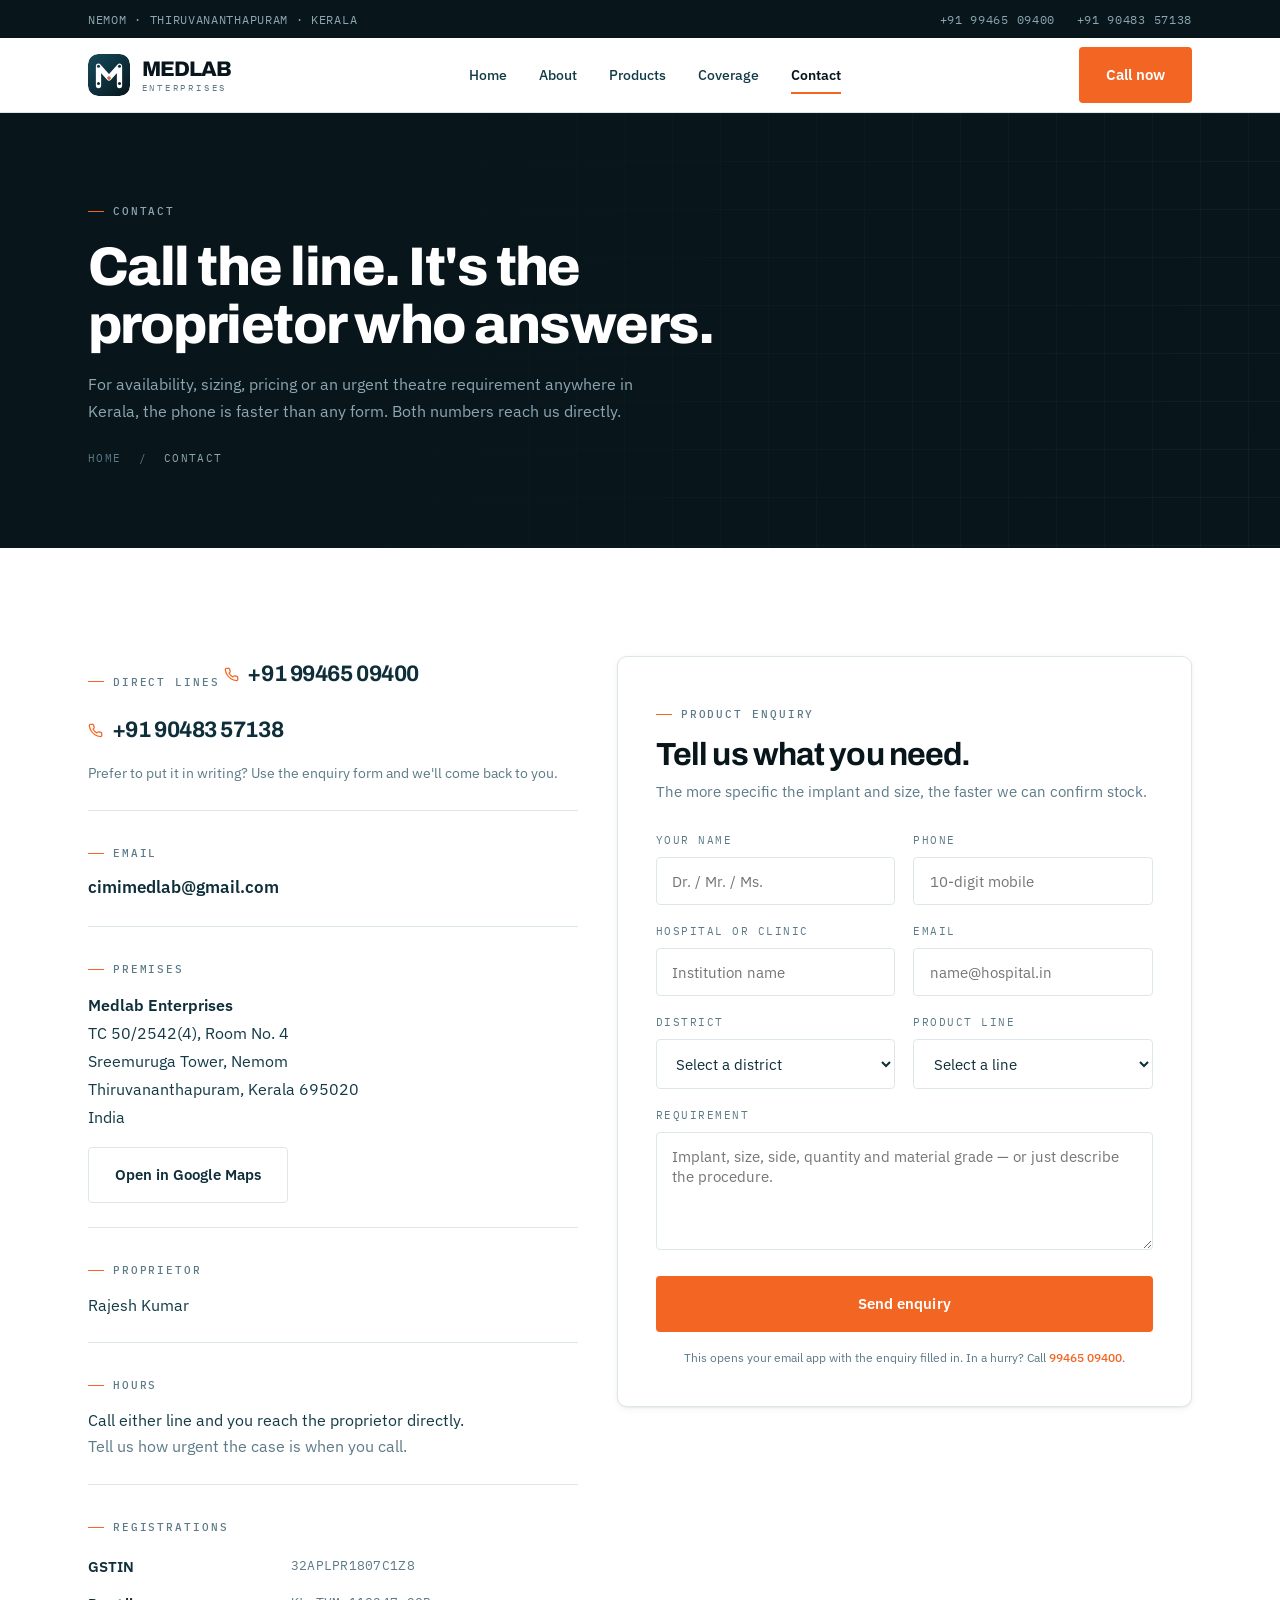
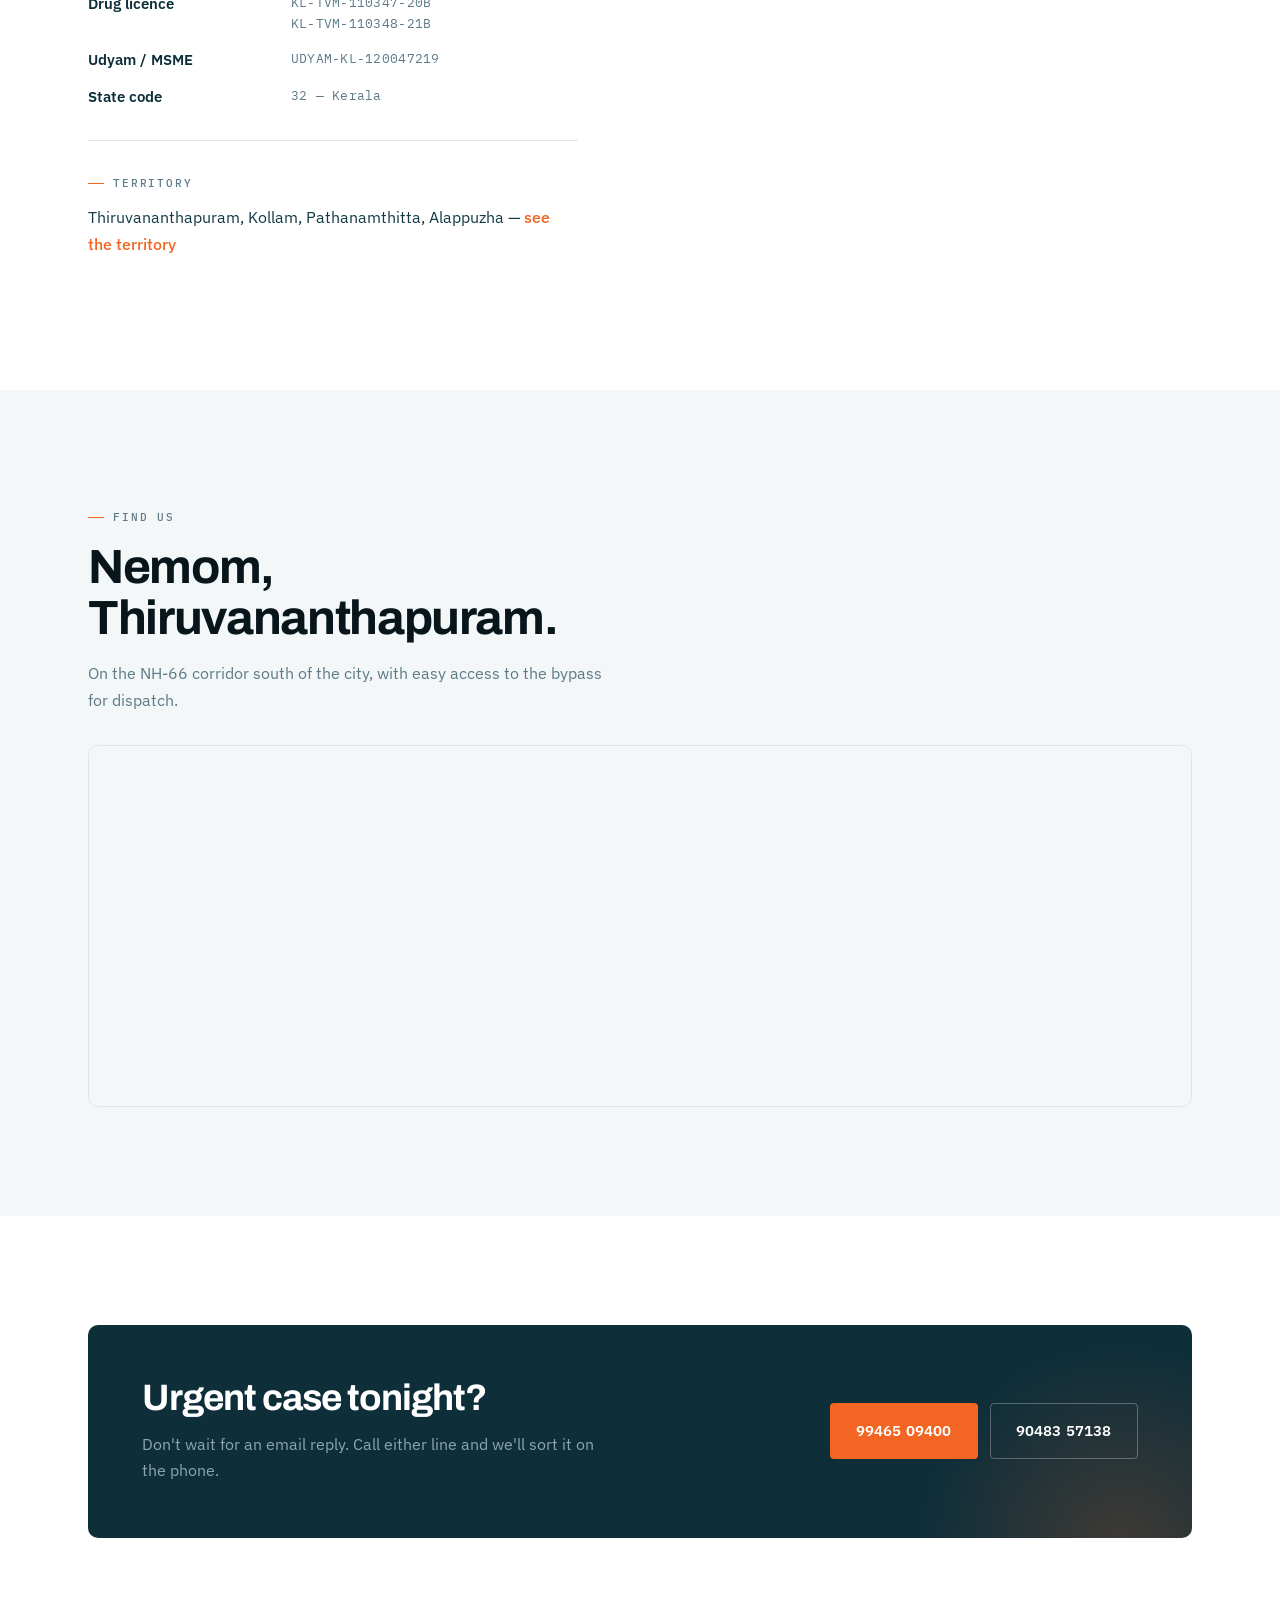
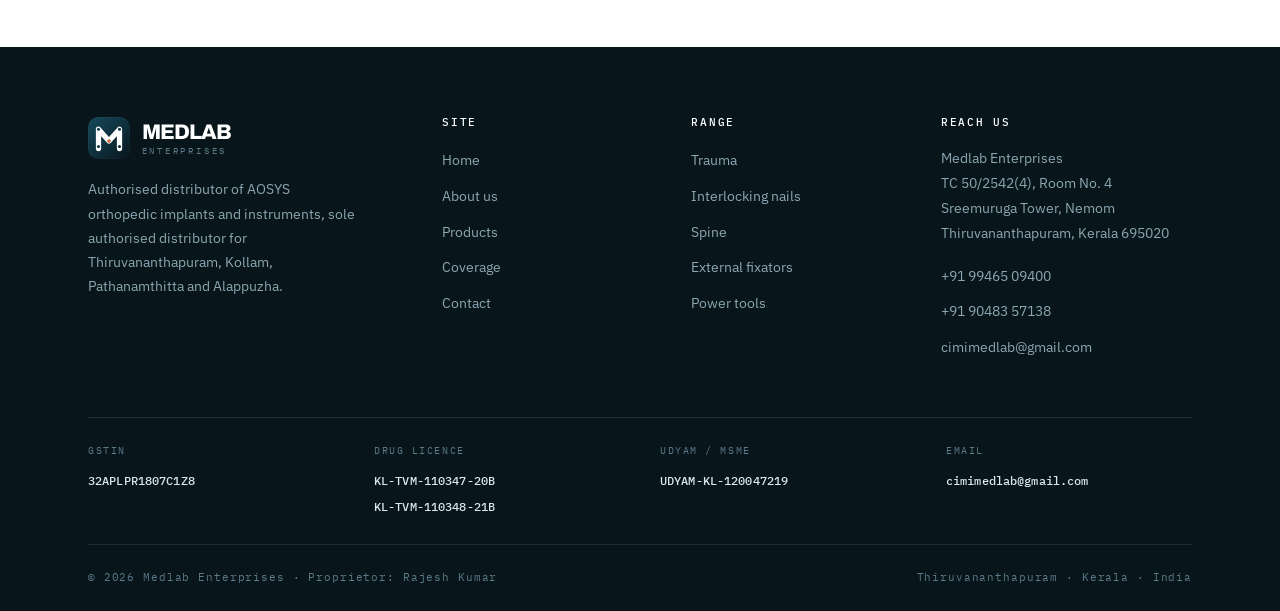
<file: contact.html>
<!DOCTYPE html>
<html lang="en-IN">
<head>
<meta charset="utf-8">
<meta name="viewport" content="width=device-width, initial-scale=1">
<title>Contact — Medlab Enterprises, Nemom, Thiruvananthapuram</title>
<meta name="description" content="Contact Medlab Enterprises — TC 50/2542(4), Room No. 4, Sreemuruga Tower, Nemom, Thiruvananthapuram 695020. Call +91 99465 09400 or +91 90483 57138 for orthopedic implant enquiries.">
<link rel="canonical" href="https://medlabenterprises.in/contact.html">
<meta name="theme-color" content="#0E2E3A">
<link rel="icon" href="assets/img/favicon.svg" type="image/svg+xml">
<link rel="preconnect" href="https://fonts.googleapis.com">
<link rel="preconnect" href="https://fonts.gstatic.com" crossorigin>
<link href="https://fonts.googleapis.com/css2?family=Archivo:wght@700;800&family=IBM+Plex+Mono:wght@400;500&family=IBM+Plex+Sans:wght@400;500;600&display=swap" rel="stylesheet">
<link rel="stylesheet" href="assets/css/style.css">
<script>document.documentElement.classList.add("js");</script>
</head>
<body>

<div class="topbar">
  <div class="wrap">
    <span class="topbar-loc">NEMOM · THIRUVANANTHAPURAM · KERALA</span>
    <div class="topbar-links">
      <a href="tel:+919946509400">+91 99465 09400</a>
      <a href="tel:+919048357138">+91 90483 57138</a>
    </div>
  </div>
</div>

<header class="header">
  <div class="wrap">
    <a class="brand" href="index.html" aria-label="Medlab Enterprises — home">
      <svg viewBox="0 0 100 100" aria-hidden="true">
        <defs>
          <linearGradient id="bg1" x1="0" y1="0" x2="1" y2="1"><stop offset="0" stop-color="#164A5B"/><stop offset=".55" stop-color="#0E2E3A"/><stop offset="1" stop-color="#08161C"/></linearGradient>
          <mask id="bm1"><rect width="100" height="100" fill="#000"/><polyline points="25,75 25,29 50,57 75,29 75,75" fill="none" stroke="#fff" stroke-width="12.5" stroke-linecap="round" stroke-linejoin="round"/><circle cx="25" cy="29" r="3.6" fill="#000"/><circle cx="75" cy="29" r="3.6" fill="#000"/><circle cx="50" cy="57" r="3.6" fill="#000"/><circle cx="25" cy="70" r="3.6" fill="#000"/><circle cx="75" cy="70" r="3.6" fill="#000"/></mask>
        </defs>
        <rect width="100" height="100" rx="24" fill="url(#bg1)"/>
        <rect width="100" height="100" rx="24" fill="#fff" mask="url(#bm1)"/>
        <circle cx="50" cy="57" r="3.6" fill="#F26522"/>
      </svg>
      <span class="brand-text"><span class="brand-name">MEDLAB</span><span class="brand-sub">ENTERPRISES</span></span>
    </a>
    <nav class="nav" aria-label="Main">
      <a href="index.html">Home</a>
      <a href="about.html">About</a>
      <a href="products.html">Products</a>
      <a href="coverage.html">Coverage</a>
      <a href="contact.html" aria-current="page">Contact</a>
    </nav>
    <a class="btn btn--signal header-cta" href="tel:+919946509400">Call now</a>
    <button class="burger" aria-label="Menu" aria-expanded="false" aria-controls="mnav"><span></span><span></span><span></span></button>
  </div>
</header>

<div class="mobile-nav" id="mnav">
  <div class="wrap">
    <ul>
      <li><a href="index.html">Home</a></li>
      <li><a href="about.html">About</a></li>
      <li><a href="products.html">Products</a></li>
      <li><a href="coverage.html">Coverage</a></li>
      <li><a href="contact.html" aria-current="page">Contact</a></li>
    </ul>
    <a class="btn btn--signal" href="tel:+919946509400">Call now</a>
  </div>
</div>

<main>

<section class="banner">
  <div class="wrap">
    <span class="tag">Contact</span>
    <h1>Call the line. It's the proprietor who answers.</h1>
    <p>
      For availability, sizing, pricing or an urgent theatre requirement anywhere in Kerala,
      the phone is faster than any form. Both numbers reach us directly.
    </p>
    <div class="crumbs"><a href="index.html">Home</a> &nbsp;/&nbsp; <span>Contact</span></div>
  </div>
</section>

<section class="section">
  <div class="wrap">
    <div class="contact-grid">

      <!-- Contact details -->
      <div class="reveal">
        <div class="info-block">
          <span class="tag">Direct lines</span>
          <a class="phone-link" href="tel:+919946509400">
            <svg viewBox="0 0 24 24" fill="none" stroke="currentColor" stroke-width="2" stroke-linecap="round" stroke-linejoin="round" aria-hidden="true"><path d="M22 16.92v3a2 2 0 0 1-2.18 2 19.79 19.79 0 0 1-8.63-3.07 19.5 19.5 0 0 1-6-6 19.79 19.79 0 0 1-3.07-8.67A2 2 0 0 1 4.11 2h3a2 2 0 0 1 2 1.72c.13.96.36 1.9.7 2.81a2 2 0 0 1-.45 2.11L8.09 9.91a16 16 0 0 0 6 6l1.27-1.27a2 2 0 0 1 2.11-.45c.9.34 1.85.57 2.81.7A2 2 0 0 1 22 16.92z"/></svg>
            +91 99465 09400
          </a>
          <a class="phone-link" href="tel:+919048357138">
            <svg viewBox="0 0 24 24" fill="none" stroke="currentColor" stroke-width="2" stroke-linecap="round" stroke-linejoin="round" aria-hidden="true"><path d="M22 16.92v3a2 2 0 0 1-2.18 2 19.79 19.79 0 0 1-8.63-3.07 19.5 19.5 0 0 1-6-6 19.79 19.79 0 0 1-3.07-8.67A2 2 0 0 1 4.11 2h3a2 2 0 0 1 2 1.72c.13.96.36 1.9.7 2.81a2 2 0 0 1-.45 2.11L8.09 9.91a16 16 0 0 0 6 6l1.27-1.27a2 2 0 0 1 2.11-.45c.9.34 1.85.57 2.81.7A2 2 0 0 1 22 16.92z"/></svg>
            +91 90483 57138
          </a>
          <p class="muted" style="margin-top:.85rem;font-size:.88rem;">
            Prefer to put it in writing? Use the enquiry form and we'll come back to you.
          </p>
        </div>

        <div class="info-block">
          <span class="tag">Email</span>
          <p><a href="mailto:cimimedlab@gmail.com" style="color:var(--navy);font-weight:600;font-size:1.05rem;">cimimedlab@gmail.com</a></p>
        </div>

        <div class="info-block">
          <span class="tag">Premises</span>
          <address>
            <strong style="color:var(--navy);font-weight:600;">Medlab Enterprises</strong><br>
            TC 50/2542(4), Room No. 4<br>
            Sreemuruga Tower, Nemom<br>
            Thiruvananthapuram, Kerala 695020<br>
            India
          </address>
          <a class="btn btn--ghost" style="margin-top:1rem;" target="_blank" rel="noopener noreferrer"
             href="https://www.google.com/maps/search/?api=1&query=Sreemuruga+Tower+Nemom+Thiruvananthapuram+695020">
            Open in Google Maps
          </a>
        </div>

        <div class="info-block">
          <span class="tag">Proprietor</span>
          <p style="color:var(--deep);">Rajesh Kumar</p>
        </div>

        <div class="info-block">
          <span class="tag">Hours</span>
          <p style="color:var(--deep);">
            Call either line and you reach the proprietor directly.<br>
            <span class="muted">Tell us how urgent the case is when you call.</span>
          </p>
        </div>

        <div class="info-block">
          <span class="tag">Registrations</span>
          <table style="min-width:0;width:100%;">
            <tbody>
              <tr><td style="padding:.4rem 0;border:0;">GSTIN</td><td class="mono" style="padding:.4rem 0;border:0;">32APLPR1807C1Z8</td></tr>
              <tr><td style="padding:.4rem 0;border:0;">Drug licence</td><td class="mono" style="padding:.4rem 0;border:0;">KL-TVM-110347-20B<br>KL-TVM-110348-21B</td></tr>
              <tr><td style="padding:.4rem 0;border:0;">Udyam / MSME</td><td class="mono" style="padding:.4rem 0;border:0;">UDYAM-KL-120047219</td></tr>
              <tr><td style="padding:.4rem 0;border:0;">State code</td><td class="mono" style="padding:.4rem 0;border:0;">32 &mdash; Kerala</td></tr>
            </tbody>
          </table>
        </div>

        <div class="info-block">
          <span class="tag">Territory</span>
          <p style="color:var(--deep);">Thiruvananthapuram, Kollam, Pathanamthitta, Alappuzha &mdash;
            <a href="coverage.html" style="color:var(--signal);font-weight:500;">see the territory</a>
          </p>
        </div>
      </div>

      <!-- Enquiry form -->
      <div class="reveal" data-delay="100">
        <form class="form" data-enquiry-form="cimimedlab@gmail.com">
          <span class="tag">Product enquiry</span>
          <h2 style="font-size:clamp(1.5rem,2.6vw,2rem);margin:.9rem 0 .5rem;">Tell us what you need.</h2>
          <p class="muted" style="font-size:.92rem;margin-bottom:1.75rem;">
            The more specific the implant and size, the faster we can confirm stock.
          </p>

          <div class="field-row">
            <div class="field">
              <label for="name">Your name</label>
              <input type="text" id="name" name="name" required autocomplete="name" placeholder="Dr. / Mr. / Ms.">
            </div>
            <div class="field">
              <label for="phone">Phone</label>
              <input type="tel" id="phone" name="phone" required autocomplete="tel" placeholder="10-digit mobile">
            </div>
          </div>

          <div class="field-row">
            <div class="field">
              <label for="org">Hospital or clinic</label>
              <input type="text" id="org" name="org" autocomplete="organization" placeholder="Institution name">
            </div>
            <div class="field">
              <label for="email">Email</label>
              <input type="email" id="email" name="email" autocomplete="email" placeholder="name@hospital.in">
            </div>
          </div>

          <div class="field-row">
            <div class="field">
              <label for="district">District</label>
              <select id="district" name="district">
                <option value="">Select a district</option>
                <option>Thiruvananthapuram</option>
                <option>Kollam</option>
                <option>Pathanamthitta</option>
                <option>Alappuzha</option>
                <option>Elsewhere in Kerala</option>
                <option>Outside Kerala</option>
              </select>
            </div>
            <div class="field">
              <label for="category">Product line</label>
              <select id="category" name="category">
                <option value="">Select a line</option>
                <option>Trauma plating</option>
                <option>Interlocking nails</option>
                <option>Spine systems</option>
                <option>Arthroscopy system</option>
                <option>Maxillofacial system</option>
                <option>Mandibular reconstruction</option>
                <option>External fixators</option>
                <option>Power tools</option>
                <option>Foot &amp; ankle</option>
                <option>Full catalogue request</option>
              </select>
            </div>
          </div>

          <div class="field">
            <label for="message">Requirement</label>
            <textarea id="message" name="message" placeholder="Implant, size, side, quantity and material grade — or just describe the procedure."></textarea>
          </div>

          <button class="btn btn--signal" type="submit">Send enquiry</button>
          <p class="form-note">
            This opens your email app with the enquiry filled in. In a hurry? Call
            <a href="tel:+919946509400" style="color:var(--signal);font-weight:500;">99465 09400</a>.
          </p>
        </form>
      </div>
    </div>
  </div>
</section>

<section class="section section--surface">
  <div class="wrap">
    <div class="sec-head reveal" style="margin-bottom:2rem;">
      <span class="tag">Find us</span>
      <h2>Nemom, Thiruvananthapuram.</h2>
      <p>On the NH-66 corridor south of the city, with easy access to the bypass for dispatch.</p>
    </div>
    <div class="map-frame reveal" data-delay="80">
      <iframe
        title="Map showing Medlab Enterprises at Sreemuruga Tower, Nemom, Thiruvananthapuram"
        src="https://www.google.com/maps?q=Sreemuruga%20Tower%2C%20Nemom%2C%20Thiruvananthapuram%2C%20Kerala%20695020&output=embed"
        loading="lazy"
        referrerpolicy="no-referrer-when-downgrade"
        allowfullscreen></iframe>
    </div>
  </div>
</section>

<section class="section">
  <div class="wrap">
    <div class="cta reveal">
      <div>
        <h2>Urgent case tonight?</h2>
        <p>Don't wait for an email reply. Call either line and we'll sort it on the phone.</p>
      </div>
      <div class="btn-row">
        <a class="btn btn--signal" href="tel:+919946509400">99465 09400</a>
        <a class="btn btn--onDark" href="tel:+919048357138">90483 57138</a>
      </div>
    </div>
  </div>
</section>

</main>

<footer class="footer">
  <div class="wrap">
    <div class="footer-grid">
      <div>
        <a class="brand" href="index.html">
          <svg viewBox="0 0 100 100" aria-hidden="true">
            <defs>
              <linearGradient id="bg2" x1="0" y1="0" x2="1" y2="1"><stop offset="0" stop-color="#164A5B"/><stop offset=".55" stop-color="#0E2E3A"/><stop offset="1" stop-color="#08161C"/></linearGradient>
              <mask id="bm2"><rect width="100" height="100" fill="#000"/><polyline points="25,75 25,29 50,57 75,29 75,75" fill="none" stroke="#fff" stroke-width="12.5" stroke-linecap="round" stroke-linejoin="round"/><circle cx="25" cy="29" r="3.6" fill="#000"/><circle cx="75" cy="29" r="3.6" fill="#000"/><circle cx="50" cy="57" r="3.6" fill="#000"/><circle cx="25" cy="70" r="3.6" fill="#000"/><circle cx="75" cy="70" r="3.6" fill="#000"/></mask>
            </defs>
            <rect width="100" height="100" rx="24" fill="url(#bg2)" stroke="rgba(141,166,177,.28)"/>
            <rect width="100" height="100" rx="24" fill="#fff" mask="url(#bm2)"/>
            <circle cx="50" cy="57" r="3.6" fill="#F26522"/>
          </svg>
          <span class="brand-text"><span class="brand-name">MEDLAB</span><span class="brand-sub">ENTERPRISES</span></span>
        </a>
        <p>Authorised distributor of AOSYS orthopedic implants and instruments, sole authorised distributor for Thiruvananthapuram, Kollam, Pathanamthitta and Alappuzha.</p>
      </div>
      <div>
        <h4>Site</h4>
        <ul>
          <li><a href="index.html">Home</a></li>
          <li><a href="about.html">About us</a></li>
          <li><a href="products.html">Products</a></li>
          <li><a href="coverage.html">Coverage</a></li>
          <li><a href="contact.html">Contact</a></li>
        </ul>
      </div>
      <div>
        <h4>Range</h4>
        <ul>
          <li><a href="products.html#trauma">Trauma</a></li>
          <li><a href="products.html#nails">Interlocking nails</a></li>
          <li><a href="products.html#spine">Spine</a></li>
          <li><a href="products.html#fixators">External fixators</a></li>
          <li><a href="products.html#power">Power tools</a></li>
        </ul>
      </div>
      <div>
        <h4>Reach us</h4>
        <address>
          Medlab Enterprises<br>
          TC 50/2542(4), Room No. 4<br>
          Sreemuruga Tower, Nemom<br>
          Thiruvananthapuram, Kerala 695020
        </address>
        <ul style="margin-top:1rem;">
          <li><a href="tel:+919946509400">+91 99465 09400</a></li>
          <li><a href="tel:+919048357138">+91 90483 57138</a></li>
          <li><a href="mailto:cimimedlab@gmail.com">cimimedlab@gmail.com</a></li>
        </ul>
      </div>
    </div>
    <div class="footer-creds">
      <div><span>GSTIN</span><b>32APLPR1807C1Z8</b></div>
      <div><span>Drug licence</span><b>KL-TVM-110347-20B<br>KL-TVM-110348-21B</b></div>
      <div><span>Udyam / MSME</span><b>UDYAM-KL-120047219</b></div>
      <div><span>Email</span><b><a href="mailto:cimimedlab@gmail.com">cimimedlab@gmail.com</a></b></div>
    </div>

    <div class="footer-base">
      <span>&copy; <span data-year>2026</span> Medlab Enterprises &middot; Proprietor: Rajesh Kumar</span>
      <span>Thiruvananthapuram &middot; Kerala &middot; India</span>
    </div>
  </div>
</footer>

<a class="call-fab" href="tel:+919946509400">
  <svg viewBox="0 0 24 24" fill="none" stroke="currentColor" stroke-width="2" stroke-linecap="round" stroke-linejoin="round" aria-hidden="true"><path d="M22 16.92v3a2 2 0 0 1-2.18 2 19.79 19.79 0 0 1-8.63-3.07 19.5 19.5 0 0 1-6-6 19.79 19.79 0 0 1-3.07-8.67A2 2 0 0 1 4.11 2h3a2 2 0 0 1 2 1.72c.13.96.36 1.9.7 2.81a2 2 0 0 1-.45 2.11L8.09 9.91a16 16 0 0 0 6 6l1.27-1.27a2 2 0 0 1 2.11-.45c.9.34 1.85.57 2.81.7A2 2 0 0 1 22 16.92z"/></svg>
  Call now
</a>

<script src="assets/js/main.js"></script>
</body>
</html>
</file>
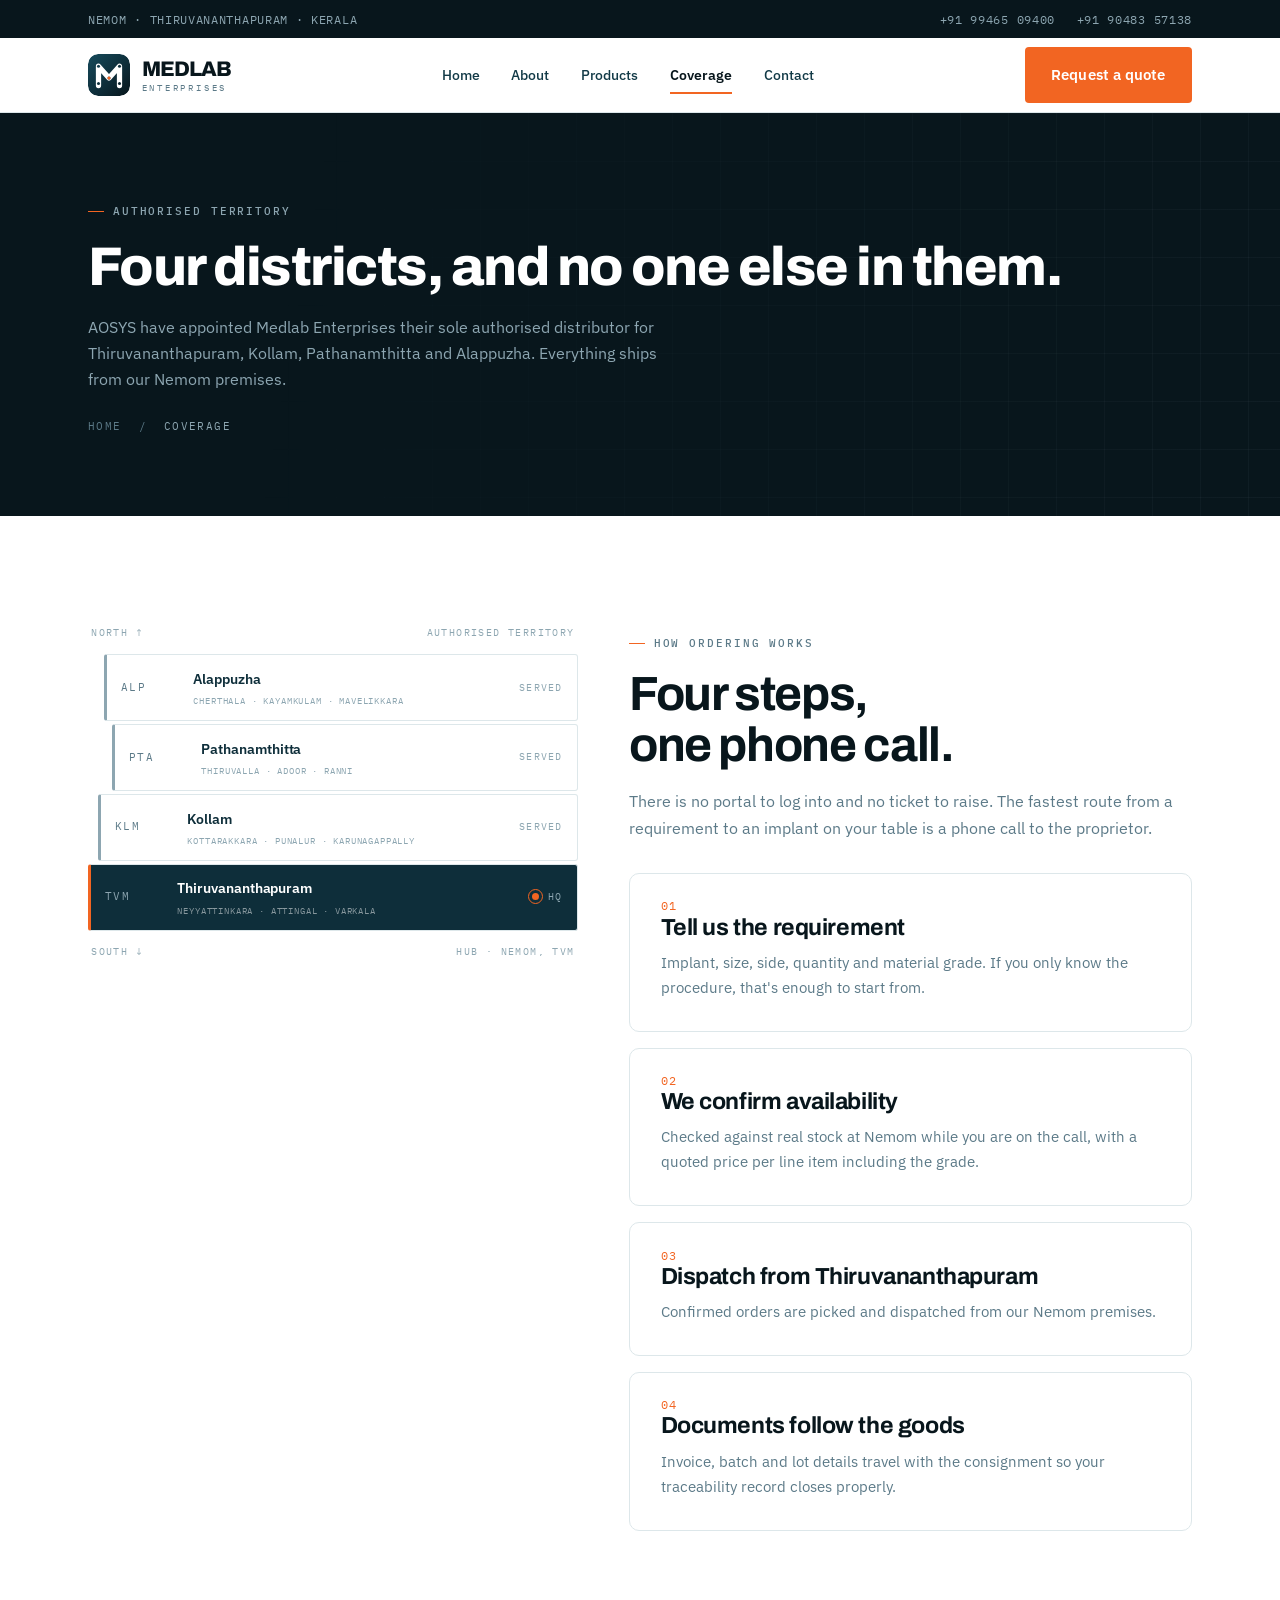
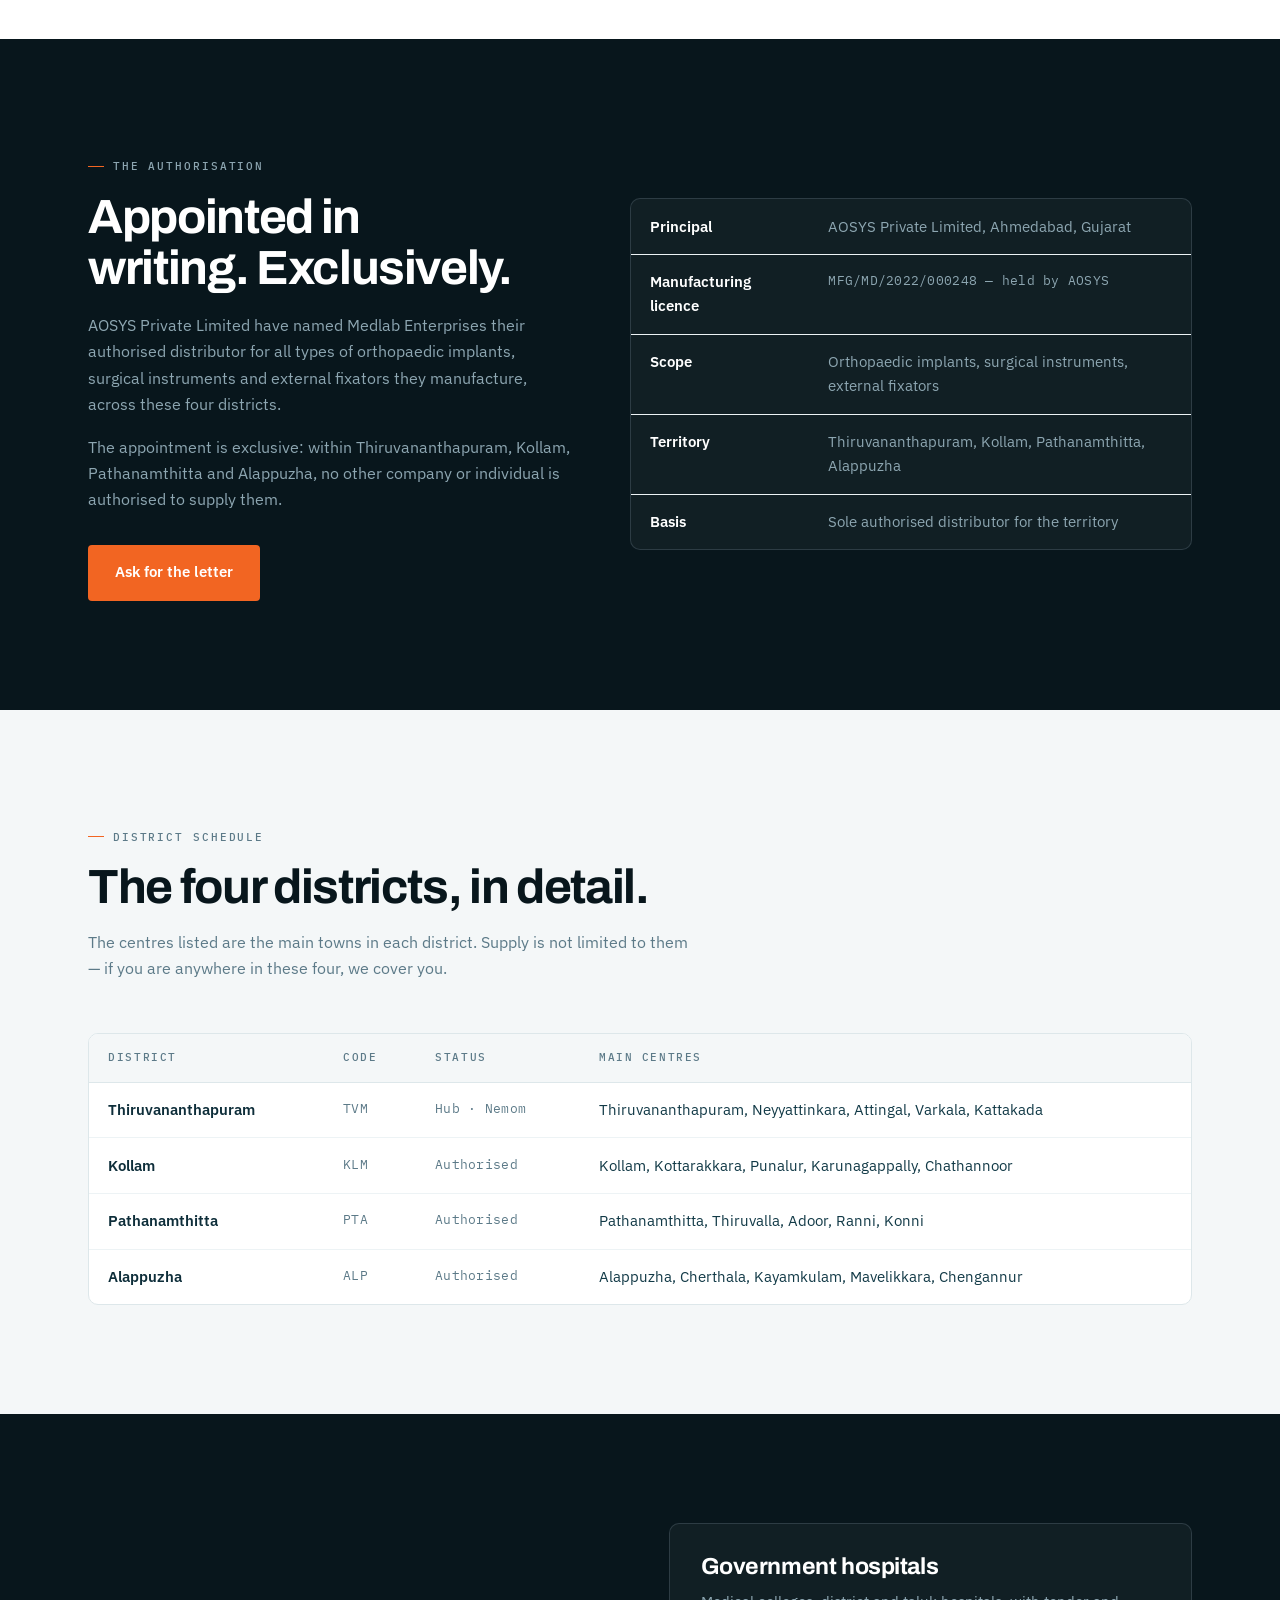
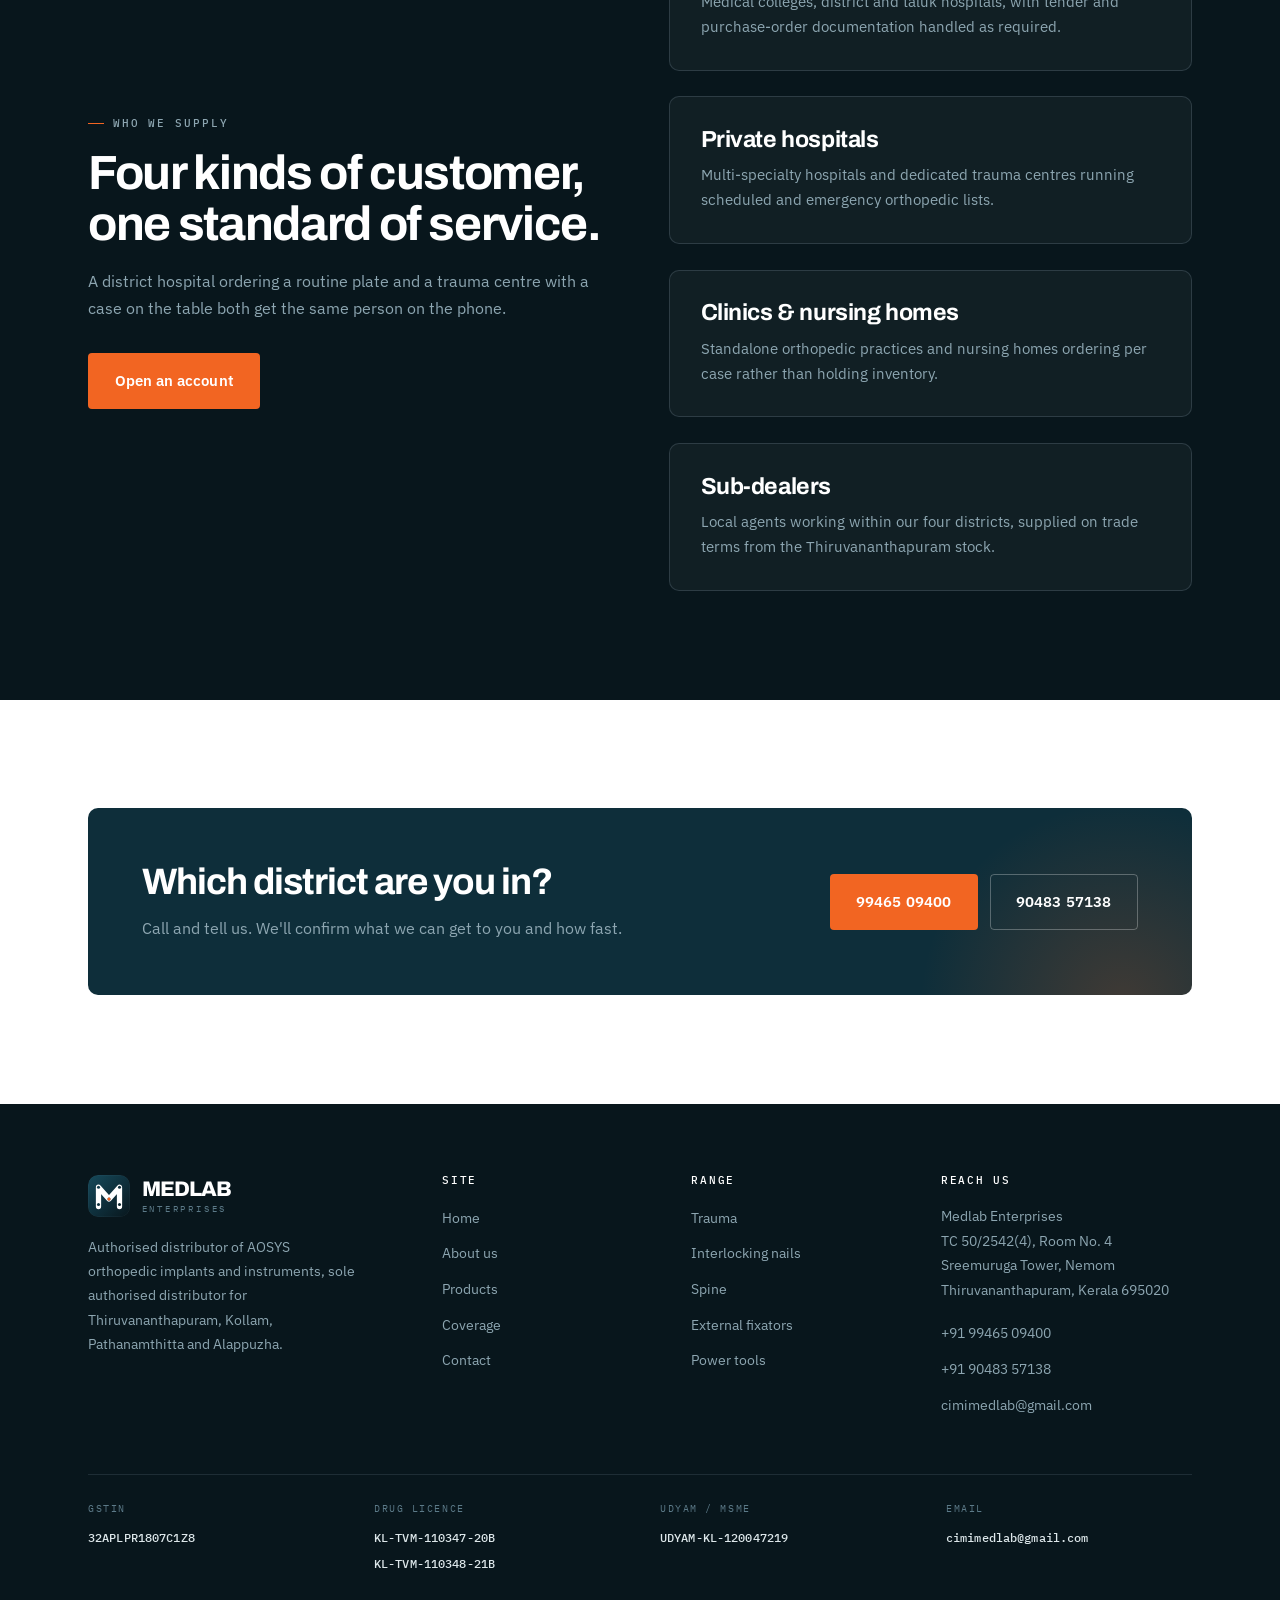
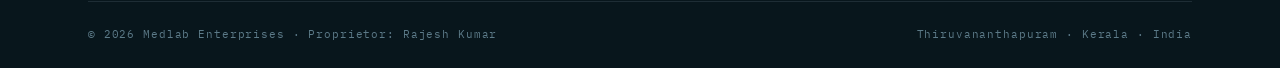
<file: coverage.html>
<!DOCTYPE html>
<html lang="en-IN">
<head>
<meta charset="utf-8">
<meta name="viewport" content="width=device-width, initial-scale=1">
<title>Authorised Territory — Trivandrum, Kollam, Pathanamthitta, Alappuzha | Medlab Enterprises</title>
<meta name="description" content="Medlab Enterprises is the sole authorised AOSYS distributor for Thiruvananthapuram, Kollam, Pathanamthitta and Alappuzha districts, supplying hospitals, trauma centres and orthopedic clinics from its Nemom hub.">
<link rel="canonical" href="https://medlabenterprises.in/coverage.html">
<meta name="theme-color" content="#0E2E3A">
<link rel="icon" href="assets/img/favicon.svg" type="image/svg+xml">
<link rel="preconnect" href="https://fonts.googleapis.com">
<link rel="preconnect" href="https://fonts.gstatic.com" crossorigin>
<link href="https://fonts.googleapis.com/css2?family=Archivo:wght@700;800&family=IBM+Plex+Mono:wght@400;500&family=IBM+Plex+Sans:wght@400;500;600&display=swap" rel="stylesheet">
<link rel="stylesheet" href="assets/css/style.css">
<script>document.documentElement.classList.add("js");</script>
</head>
<body>

<div class="topbar">
  <div class="wrap">
    <span class="topbar-loc">NEMOM · THIRUVANANTHAPURAM · KERALA</span>
    <div class="topbar-links">
      <a href="tel:+919946509400">+91 99465 09400</a>
      <a href="tel:+919048357138">+91 90483 57138</a>
    </div>
  </div>
</div>

<header class="header">
  <div class="wrap">
    <a class="brand" href="index.html" aria-label="Medlab Enterprises — home">
      <svg viewBox="0 0 100 100" aria-hidden="true">
        <defs>
          <linearGradient id="bg1" x1="0" y1="0" x2="1" y2="1"><stop offset="0" stop-color="#164A5B"/><stop offset=".55" stop-color="#0E2E3A"/><stop offset="1" stop-color="#08161C"/></linearGradient>
          <mask id="bm1"><rect width="100" height="100" fill="#000"/><polyline points="25,75 25,29 50,57 75,29 75,75" fill="none" stroke="#fff" stroke-width="12.5" stroke-linecap="round" stroke-linejoin="round"/><circle cx="25" cy="29" r="3.6" fill="#000"/><circle cx="75" cy="29" r="3.6" fill="#000"/><circle cx="50" cy="57" r="3.6" fill="#000"/><circle cx="25" cy="70" r="3.6" fill="#000"/><circle cx="75" cy="70" r="3.6" fill="#000"/></mask>
        </defs>
        <rect width="100" height="100" rx="24" fill="url(#bg1)"/>
        <rect width="100" height="100" rx="24" fill="#fff" mask="url(#bm1)"/>
        <circle cx="50" cy="57" r="3.6" fill="#F26522"/>
      </svg>
      <span class="brand-text"><span class="brand-name">MEDLAB</span><span class="brand-sub">ENTERPRISES</span></span>
    </a>
    <nav class="nav" aria-label="Main">
      <a href="index.html">Home</a>
      <a href="about.html">About</a>
      <a href="products.html">Products</a>
      <a href="coverage.html" aria-current="page">Coverage</a>
      <a href="contact.html">Contact</a>
    </nav>
    <a class="btn btn--signal header-cta" href="contact.html">Request a quote</a>
    <button class="burger" aria-label="Menu" aria-expanded="false" aria-controls="mnav"><span></span><span></span><span></span></button>
  </div>
</header>

<div class="mobile-nav" id="mnav">
  <div class="wrap">
    <ul>
      <li><a href="index.html">Home</a></li>
      <li><a href="about.html">About</a></li>
      <li><a href="products.html">Products</a></li>
      <li><a href="coverage.html" aria-current="page">Coverage</a></li>
      <li><a href="contact.html">Contact</a></li>
    </ul>
    <a class="btn btn--signal" href="contact.html">Request a quote</a>
  </div>
</div>

<main>

<section class="banner">
  <div class="wrap">
    <span class="tag">Authorised territory</span>
    <h1>Four districts, and no one else in them.</h1>
    <p>
      AOSYS have appointed Medlab Enterprises their sole authorised distributor for
      Thiruvananthapuram, Kollam, Pathanamthitta and Alappuzha. Everything ships from our
      Nemom premises.
    </p>
    <div class="crumbs"><a href="index.html">Home</a> &nbsp;/&nbsp; <span>Coverage</span></div>
  </div>
</section>

<section class="section">
  <div class="wrap">
    <div class="coverage">
      <div class="strip reveal">
        <div class="strip-cap strip-cap--top"><span>North &uarr;</span><span>Authorised territory</span></div>
        <div class="strip-rail">
          <div class="district" style="--inset:16px">
            <code>ALP</code>
            <span class="district-name"><b>Alappuzha</b><i>Cherthala &middot; Kayamkulam &middot; Mavelikkara</i></span>
            <em>Served</em>
          </div>
          <div class="district" style="--inset:24px">
            <code>PTA</code>
            <span class="district-name"><b>Pathanamthitta</b><i>Thiruvalla &middot; Adoor &middot; Ranni</i></span>
            <em>Served</em>
          </div>
          <div class="district" style="--inset:10px">
            <code>KLM</code>
            <span class="district-name"><b>Kollam</b><i>Kottarakkara &middot; Punalur &middot; Karunagappally</i></span>
            <em>Served</em>
          </div>
          <div class="district district--hq" style="--inset:0px">
            <code>TVM</code>
            <span class="district-name"><b>Thiruvananthapuram</b><i>Neyyattinkara &middot; Attingal &middot; Varkala</i></span>
            <em><span class="hq-dot"></span> HQ</em>
          </div>
        </div>
        <div class="strip-cap strip-cap--btm"><span>South &darr;</span><span>Hub &middot; Nemom, TVM</span></div>
      </div>

      <div class="reveal" data-delay="100">
        <span class="tag">How ordering works</span>
        <h2 style="margin-top:1rem;">Four steps, one phone call.</h2>
        <p style="margin-top:1.1rem;color:var(--steel);">
          There is no portal to log into and no ticket to raise. The fastest route from a
          requirement to an implant on your table is a phone call to the proprietor.
        </p>

        <div class="grid flow" style="margin-top:2rem;gap:1rem;">
          <article class="card">
            <h3>Tell us the requirement</h3>
            <p style="margin-top:.5rem;">
              Implant, size, side, quantity and material grade. If you only know the procedure,
              that's enough to start from.
            </p>
          </article>
          <article class="card">
            <h3>We confirm availability</h3>
            <p style="margin-top:.5rem;">
              Checked against real stock at Nemom while you are on the call, with a quoted price
              per line item including the grade.
            </p>
          </article>
          <article class="card">
            <h3>Dispatch from Thiruvananthapuram</h3>
            <p style="margin-top:.5rem;">
              Confirmed orders are picked and dispatched from our Nemom premises.
            </p>
          </article>
          <article class="card">
            <h3>Documents follow the goods</h3>
            <p style="margin-top:.5rem;">
              Invoice, batch and lot details travel with the consignment so your traceability
              record closes properly.
            </p>
          </article>
        </div>
      </div>
    </div>
  </div>
</section>

<section class="section section--dark">
  <div class="wrap">
    <div class="split">
      <div class="reveal">
        <span class="tag tag--onDark">The authorisation</span>
        <h2 style="margin-top:1rem;">Appointed in writing. Exclusively.</h2>
        <p style="margin-top:1.15rem;">
          AOSYS Private Limited have named Medlab Enterprises their authorised distributor
          for all types of orthopaedic implants, surgical instruments and external fixators
          they manufacture, across these four districts.
        </p>
        <p style="margin-top:1rem;">
          The appointment is exclusive: within Thiruvananthapuram, Kollam, Pathanamthitta and
          Alappuzha, no other company or individual is authorised to supply them.
        </p>
        <div class="btn-row" style="margin-top:2rem;">
          <a class="btn btn--signal" href="contact.html">Ask for the letter</a>
        </div>
      </div>
      <div class="reveal" data-delay="100">
        <div class="table-scroll" style="background:rgba(255,255,255,.04);border-color:rgba(141,166,177,.22);">
          <table>
            <tbody>
              <tr>
                <td style="color:#fff;">Principal</td>
                <td style="color:var(--steel-soft);">AOSYS Private Limited, Ahmedabad, Gujarat</td>
              </tr>
              <tr>
                <td style="color:#fff;">Manufacturing licence</td>
                <td class="mono" style="color:var(--steel-soft);">MFG/MD/2022/000248 &mdash; held by AOSYS</td>
              </tr>
              <tr>
                <td style="color:#fff;">Scope</td>
                <td style="color:var(--steel-soft);">Orthopaedic implants, surgical instruments, external fixators</td>
              </tr>
              <tr>
                <td style="color:#fff;">Territory</td>
                <td style="color:var(--steel-soft);">Thiruvananthapuram, Kollam, Pathanamthitta, Alappuzha</td>
              </tr>
              <tr>
                <td style="color:#fff;">Basis</td>
                <td style="color:var(--steel-soft);">Sole authorised distributor for the territory</td>
              </tr>
            </tbody>
          </table>
        </div>
      </div>
    </div>
  </div>
</section>

<section class="section section--surface">
  <div class="wrap">
    <div class="sec-head reveal">
      <span class="tag">District schedule</span>
      <h2>The four districts, in detail.</h2>
      <p>
        The centres listed are the main towns in each district. Supply is not limited to
        them &mdash; if you are anywhere in these four, we cover you.
      </p>
    </div>

    <div class="table-scroll reveal" data-delay="80">
      <table>
        <thead>
          <tr>
            <th scope="col">District</th>
            <th scope="col">Code</th>
            <th scope="col">Status</th>
            <th scope="col">Main centres</th>
          </tr>
        </thead>
        <tbody>
          <tr><td>Thiruvananthapuram</td><td class="mono">TVM</td><td class="mono">Hub &middot; Nemom</td><td>Thiruvananthapuram, Neyyattinkara, Attingal, Varkala, Kattakada</td></tr>
          <tr><td>Kollam</td><td class="mono">KLM</td><td class="mono">Authorised</td><td>Kollam, Kottarakkara, Punalur, Karunagappally, Chathannoor</td></tr>
          <tr><td>Pathanamthitta</td><td class="mono">PTA</td><td class="mono">Authorised</td><td>Pathanamthitta, Thiruvalla, Adoor, Ranni, Konni</td></tr>
          <tr><td>Alappuzha</td><td class="mono">ALP</td><td class="mono">Authorised</td><td>Alappuzha, Cherthala, Kayamkulam, Mavelikkara, Chengannur</td></tr>
        </tbody>
      </table>
    </div>
  </div>
</section>

<section class="section section--dark">
  <div class="wrap">
    <div class="split">
      <div class="reveal">
        <span class="tag tag--onDark">Who we supply</span>
        <h2 style="margin-top:1rem;">Four kinds of customer, one standard of service.</h2>
        <p style="margin-top:1.15rem;">
          A district hospital ordering a routine plate and a trauma centre with a case on
          the table both get the same person on the phone.
        </p>
        <div class="btn-row" style="margin-top:2rem;">
          <a class="btn btn--signal" href="contact.html">Open an account</a>
        </div>
      </div>

      <div class="grid grid--2 reveal" data-delay="100">
        <article class="card" style="background:rgba(255,255,255,.04);border-color:rgba(141,166,177,.22);">
          <h3 style="color:#fff;">Government hospitals</h3>
          <p style="color:var(--steel-soft);margin-top:.5rem;">
            Medical colleges, district and taluk hospitals, with tender and purchase-order
            documentation handled as required.
          </p>
        </article>
        <article class="card" style="background:rgba(255,255,255,.04);border-color:rgba(141,166,177,.22);">
          <h3 style="color:#fff;">Private hospitals</h3>
          <p style="color:var(--steel-soft);margin-top:.5rem;">
            Multi-specialty hospitals and dedicated trauma centres running scheduled and
            emergency orthopedic lists.
          </p>
        </article>
        <article class="card" style="background:rgba(255,255,255,.04);border-color:rgba(141,166,177,.22);">
          <h3 style="color:#fff;">Clinics &amp; nursing homes</h3>
          <p style="color:var(--steel-soft);margin-top:.5rem;">
            Standalone orthopedic practices and nursing homes ordering per case rather than
            holding inventory.
          </p>
        </article>
        <article class="card" style="background:rgba(255,255,255,.04);border-color:rgba(141,166,177,.22);">
          <h3 style="color:#fff;">Sub-dealers</h3>
          <p style="color:var(--steel-soft);margin-top:.5rem;">
            Local agents working within our four districts, supplied on trade terms from the
            Thiruvananthapuram stock.
          </p>
        </article>
      </div>
    </div>
  </div>
</section>

<section class="section">
  <div class="wrap">
    <div class="cta reveal">
      <div>
        <h2>Which district are you in?</h2>
        <p>Call and tell us. We'll confirm what we can get to you and how fast.</p>
      </div>
      <div class="btn-row">
        <a class="btn btn--signal" href="tel:+919946509400">99465 09400</a>
        <a class="btn btn--onDark" href="tel:+919048357138">90483 57138</a>
      </div>
    </div>
  </div>
</section>

</main>

<footer class="footer">
  <div class="wrap">
    <div class="footer-grid">
      <div>
        <a class="brand" href="index.html">
          <svg viewBox="0 0 100 100" aria-hidden="true">
            <defs>
              <linearGradient id="bg2" x1="0" y1="0" x2="1" y2="1"><stop offset="0" stop-color="#164A5B"/><stop offset=".55" stop-color="#0E2E3A"/><stop offset="1" stop-color="#08161C"/></linearGradient>
              <mask id="bm2"><rect width="100" height="100" fill="#000"/><polyline points="25,75 25,29 50,57 75,29 75,75" fill="none" stroke="#fff" stroke-width="12.5" stroke-linecap="round" stroke-linejoin="round"/><circle cx="25" cy="29" r="3.6" fill="#000"/><circle cx="75" cy="29" r="3.6" fill="#000"/><circle cx="50" cy="57" r="3.6" fill="#000"/><circle cx="25" cy="70" r="3.6" fill="#000"/><circle cx="75" cy="70" r="3.6" fill="#000"/></mask>
            </defs>
            <rect width="100" height="100" rx="24" fill="url(#bg2)" stroke="rgba(141,166,177,.28)"/>
            <rect width="100" height="100" rx="24" fill="#fff" mask="url(#bm2)"/>
            <circle cx="50" cy="57" r="3.6" fill="#F26522"/>
          </svg>
          <span class="brand-text"><span class="brand-name">MEDLAB</span><span class="brand-sub">ENTERPRISES</span></span>
        </a>
        <p>Authorised distributor of AOSYS orthopedic implants and instruments, sole authorised distributor for Thiruvananthapuram, Kollam, Pathanamthitta and Alappuzha.</p>
      </div>
      <div>
        <h4>Site</h4>
        <ul>
          <li><a href="index.html">Home</a></li>
          <li><a href="about.html">About us</a></li>
          <li><a href="products.html">Products</a></li>
          <li><a href="coverage.html">Coverage</a></li>
          <li><a href="contact.html">Contact</a></li>
        </ul>
      </div>
      <div>
        <h4>Range</h4>
        <ul>
          <li><a href="products.html#trauma">Trauma</a></li>
          <li><a href="products.html#nails">Interlocking nails</a></li>
          <li><a href="products.html#spine">Spine</a></li>
          <li><a href="products.html#fixators">External fixators</a></li>
          <li><a href="products.html#power">Power tools</a></li>
        </ul>
      </div>
      <div>
        <h4>Reach us</h4>
        <address>
          Medlab Enterprises<br>
          TC 50/2542(4), Room No. 4<br>
          Sreemuruga Tower, Nemom<br>
          Thiruvananthapuram, Kerala 695020
        </address>
        <ul style="margin-top:1rem;">
          <li><a href="tel:+919946509400">+91 99465 09400</a></li>
          <li><a href="tel:+919048357138">+91 90483 57138</a></li>
          <li><a href="mailto:cimimedlab@gmail.com">cimimedlab@gmail.com</a></li>
        </ul>
      </div>
    </div>
    <div class="footer-creds">
      <div><span>GSTIN</span><b>32APLPR1807C1Z8</b></div>
      <div><span>Drug licence</span><b>KL-TVM-110347-20B<br>KL-TVM-110348-21B</b></div>
      <div><span>Udyam / MSME</span><b>UDYAM-KL-120047219</b></div>
      <div><span>Email</span><b><a href="mailto:cimimedlab@gmail.com">cimimedlab@gmail.com</a></b></div>
    </div>

    <div class="footer-base">
      <span>&copy; <span data-year>2026</span> Medlab Enterprises &middot; Proprietor: Rajesh Kumar</span>
      <span>Thiruvananthapuram &middot; Kerala &middot; India</span>
    </div>
  </div>
</footer>

<a class="call-fab" href="tel:+919946509400">
  <svg viewBox="0 0 24 24" fill="none" stroke="currentColor" stroke-width="2" stroke-linecap="round" stroke-linejoin="round" aria-hidden="true"><path d="M22 16.92v3a2 2 0 0 1-2.18 2 19.79 19.79 0 0 1-8.63-3.07 19.5 19.5 0 0 1-6-6 19.79 19.79 0 0 1-3.07-8.67A2 2 0 0 1 4.11 2h3a2 2 0 0 1 2 1.72c.13.96.36 1.9.7 2.81a2 2 0 0 1-.45 2.11L8.09 9.91a16 16 0 0 0 6 6l1.27-1.27a2 2 0 0 1 2.11-.45c.9.34 1.85.57 2.81.7A2 2 0 0 1 22 16.92z"/></svg>
  Call now
</a>

<script src="assets/js/main.js"></script>
</body>
</html>
</file>
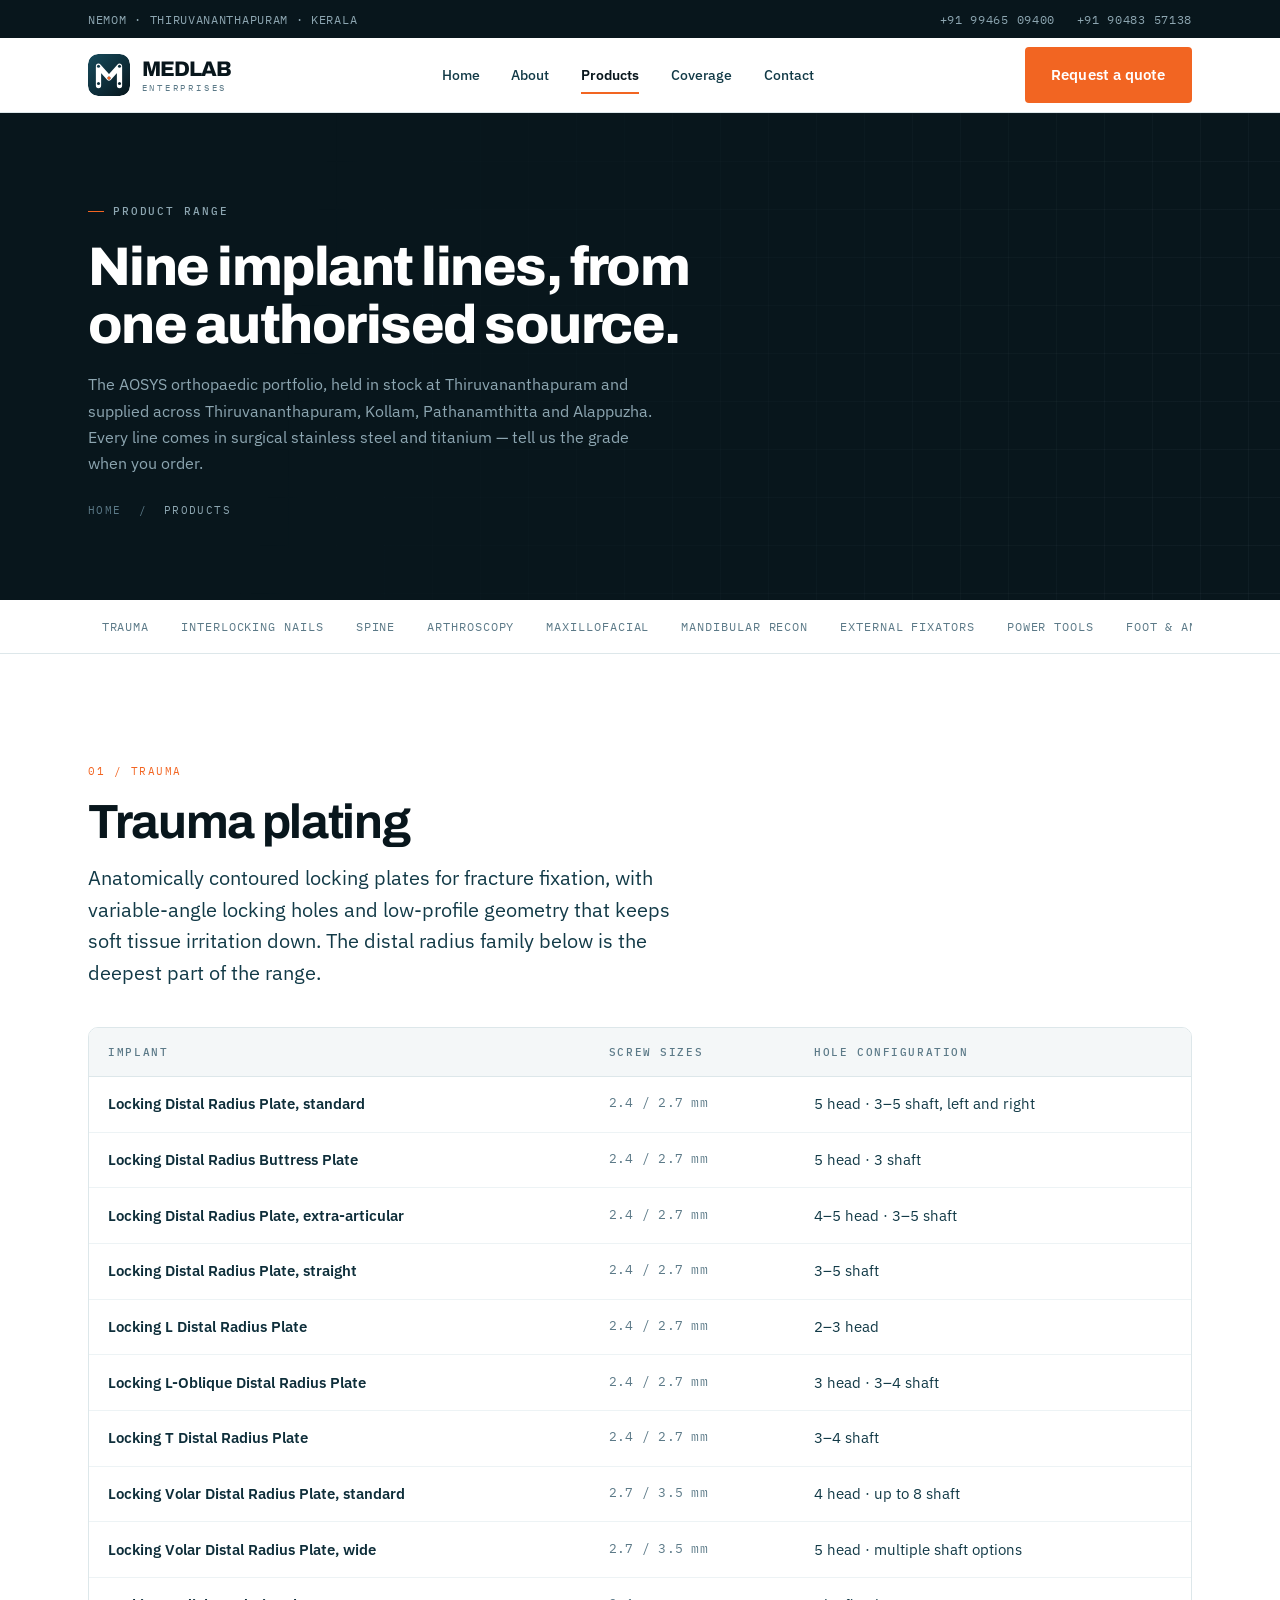
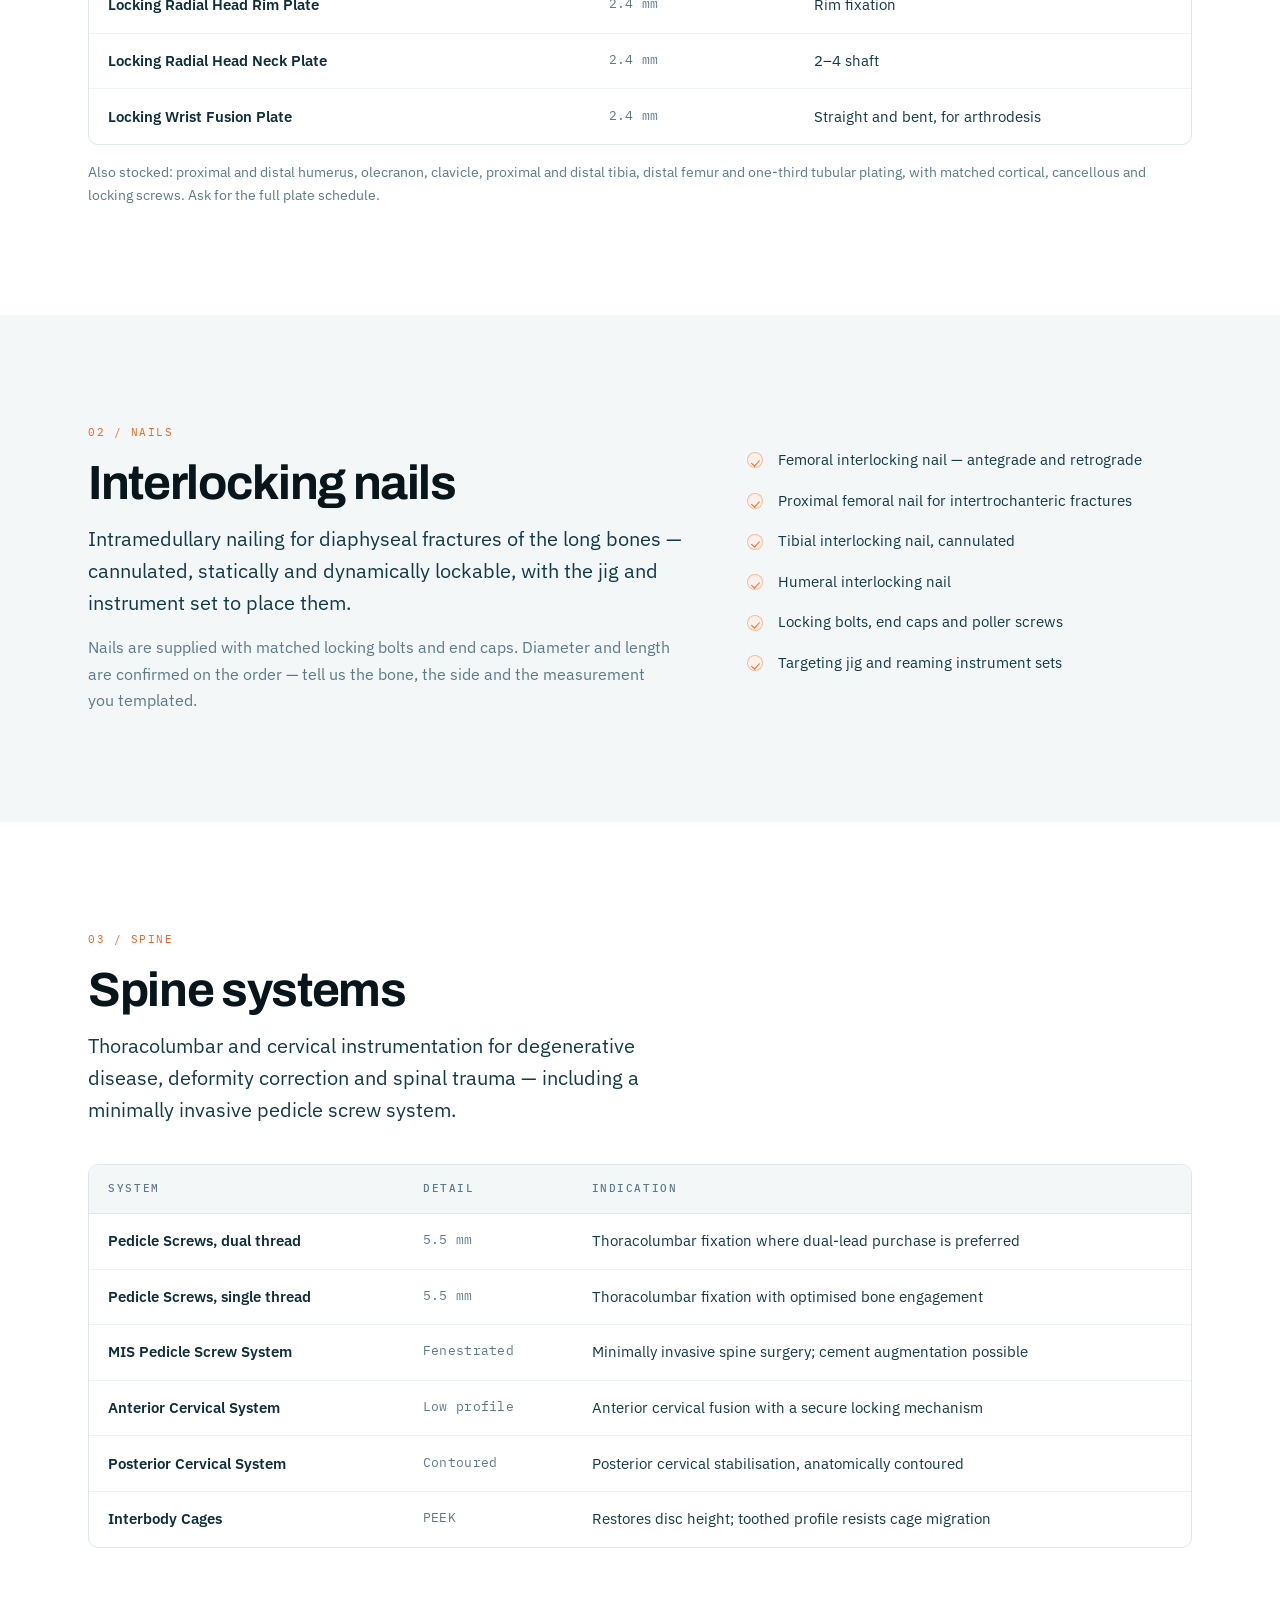
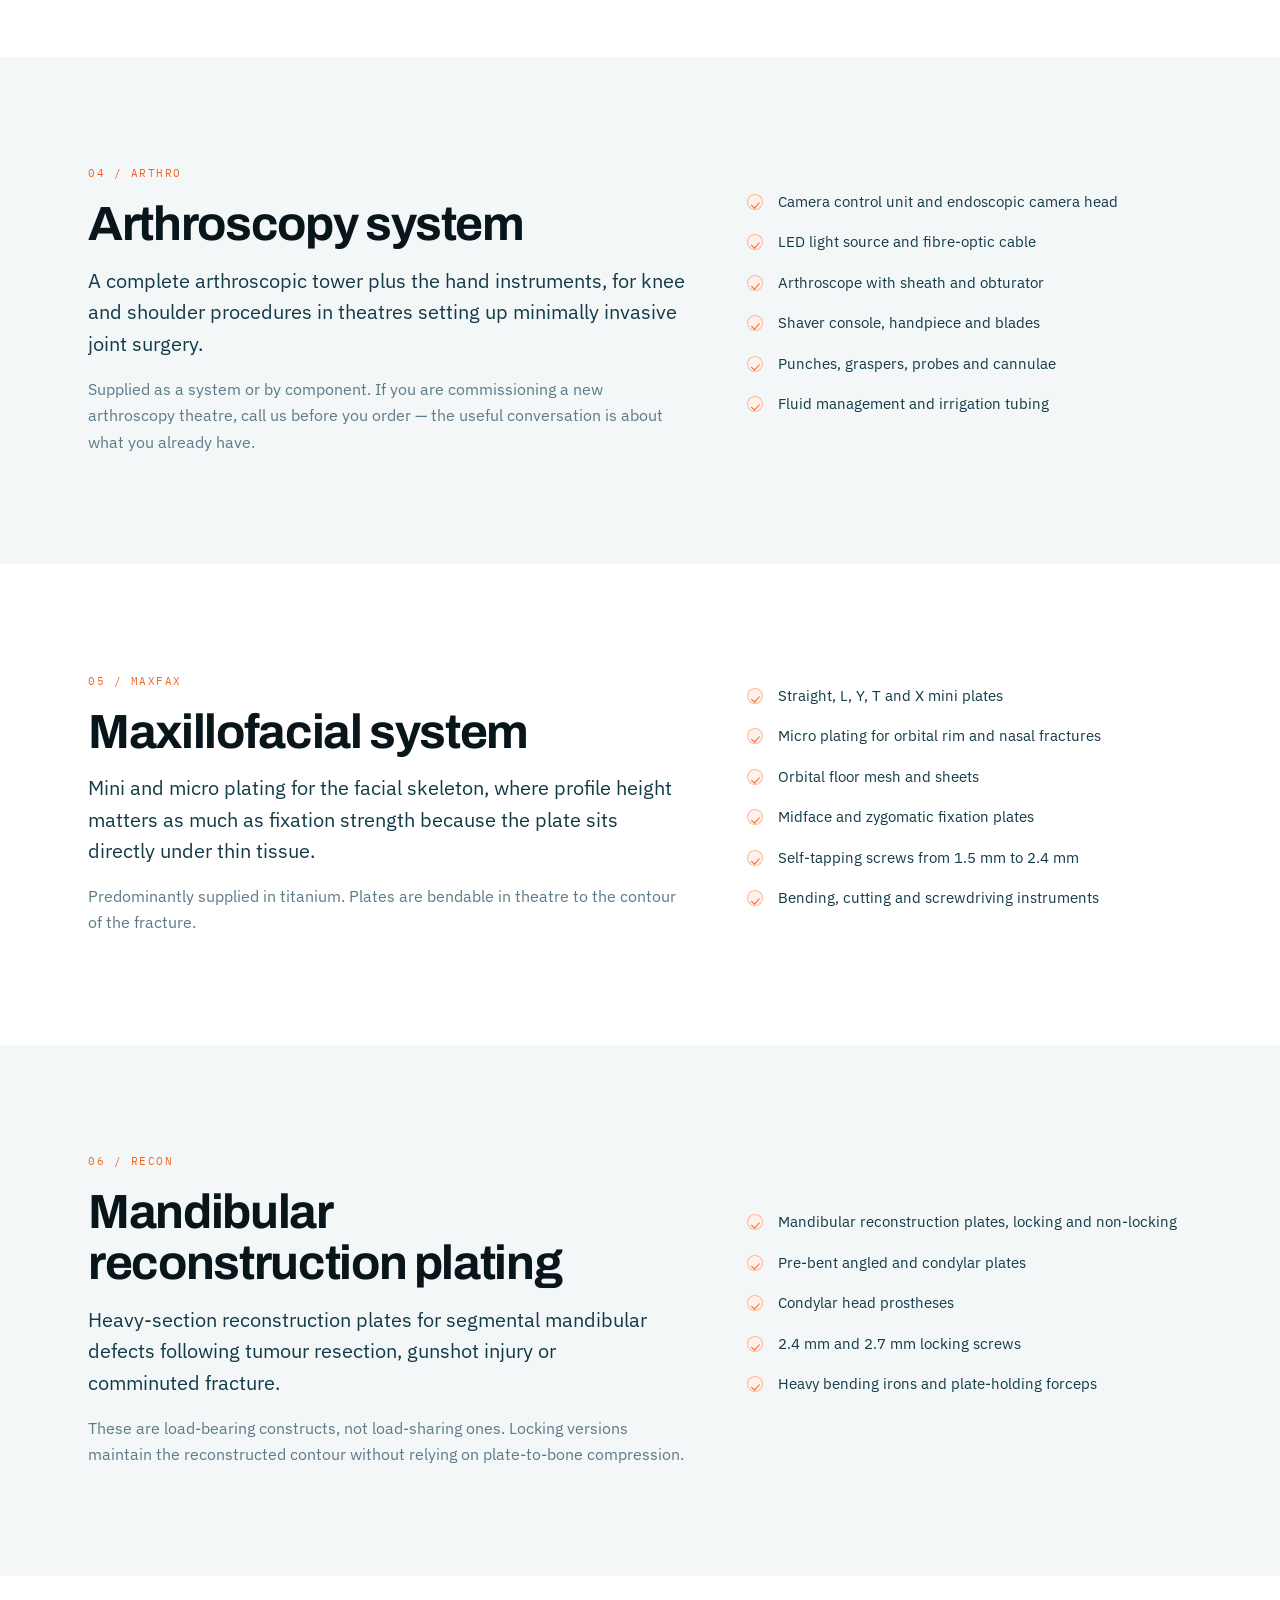
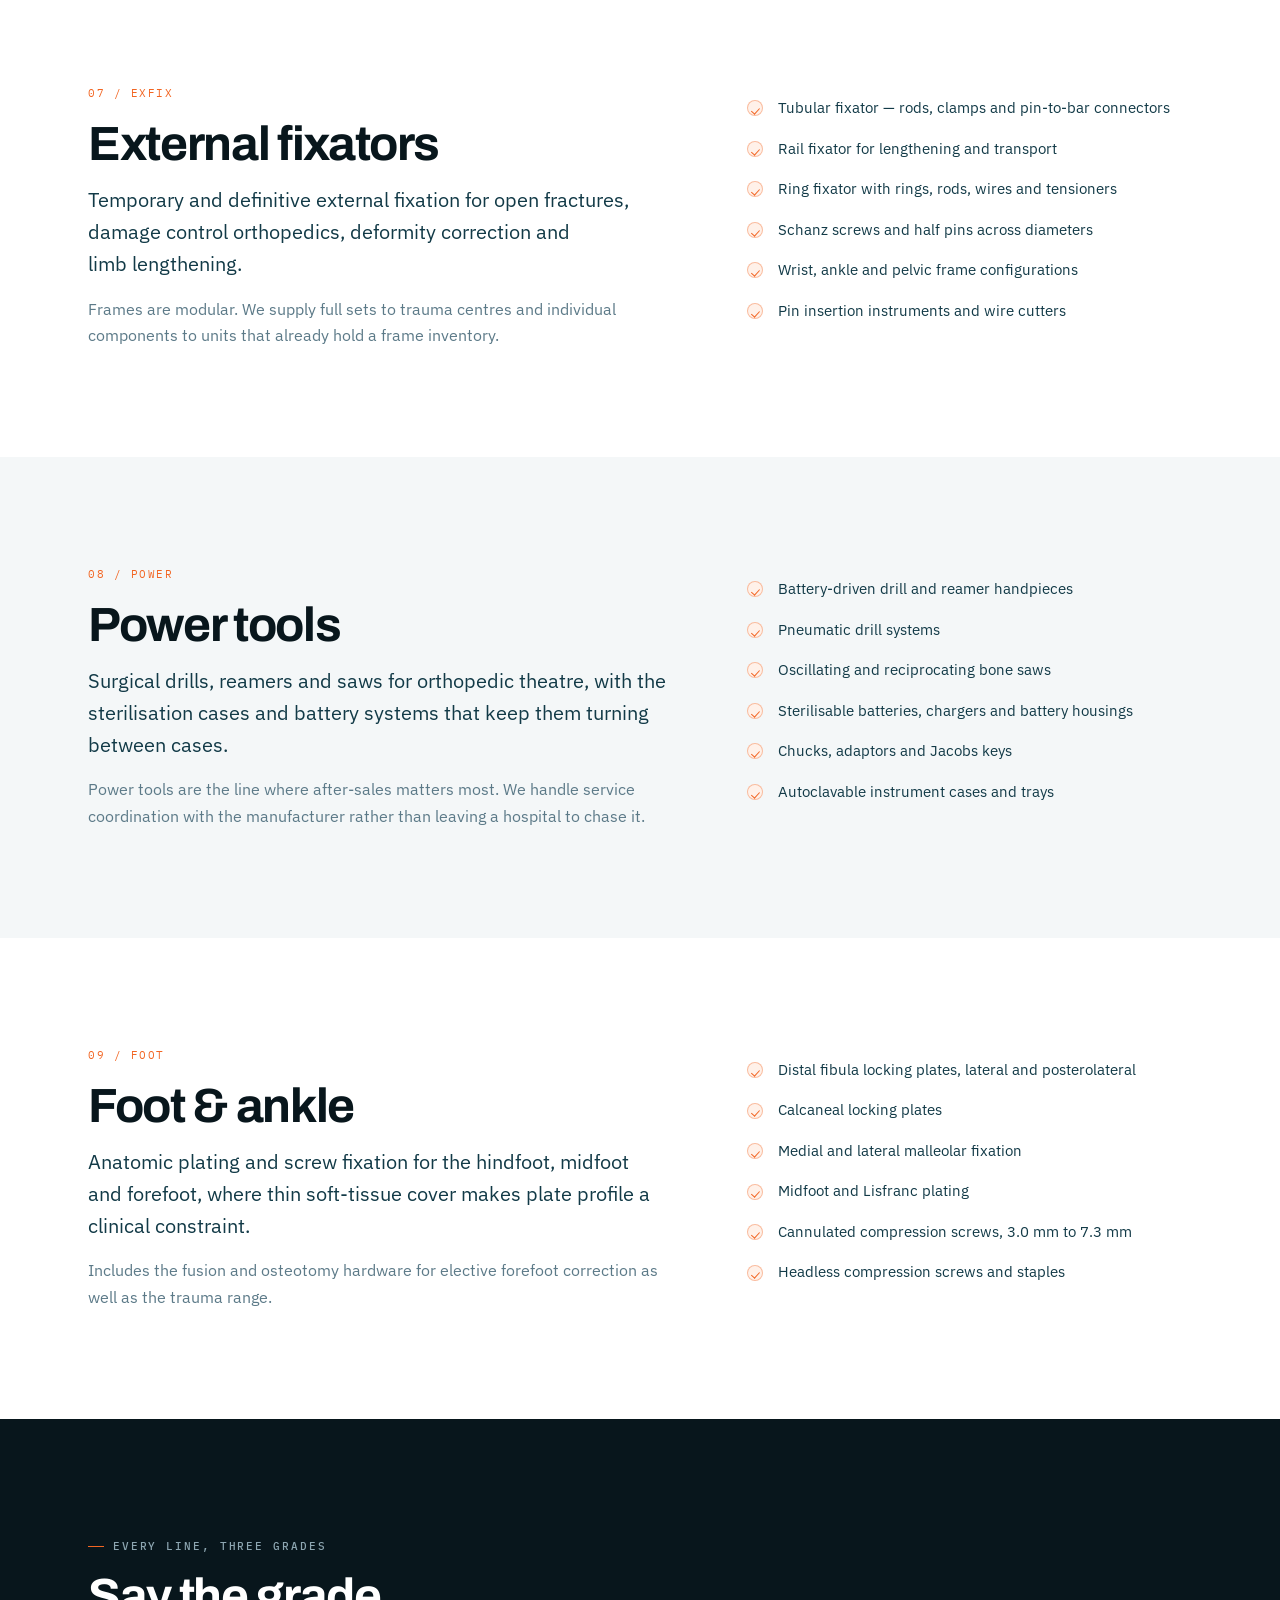
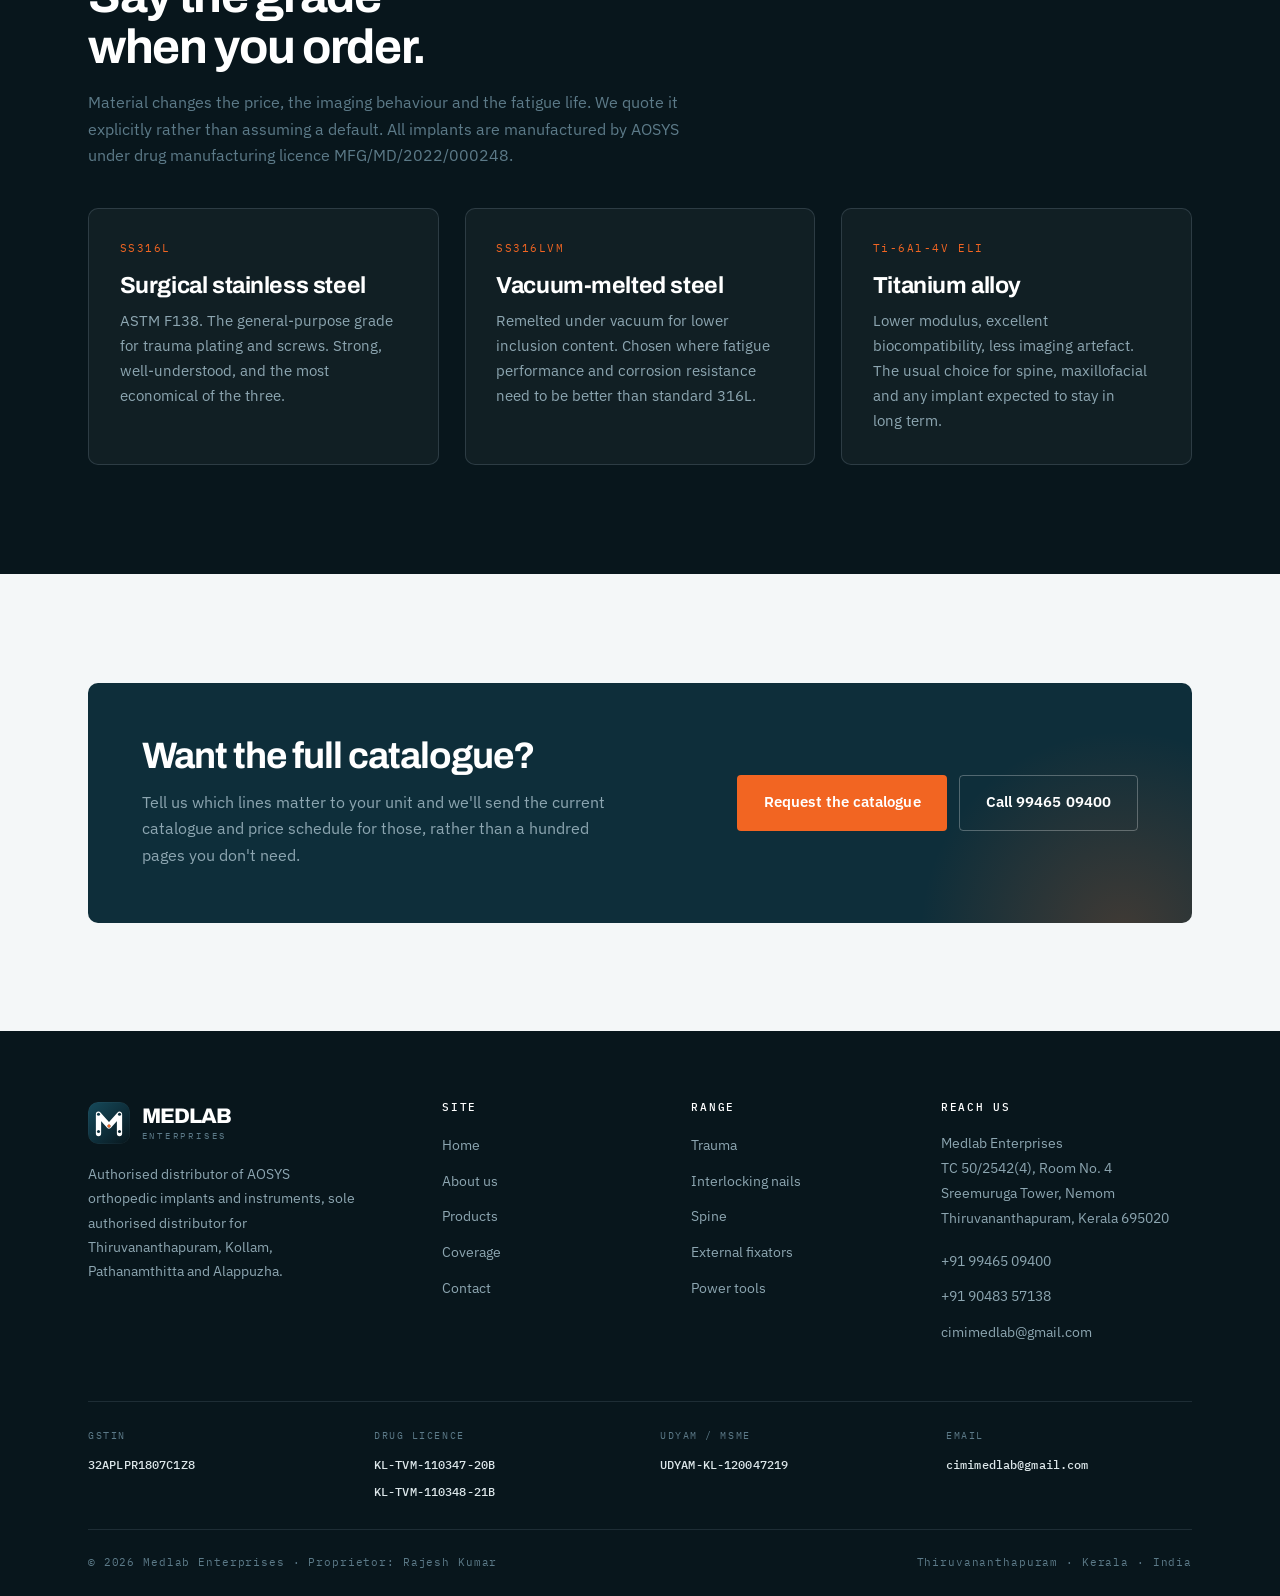
<file: products.html>
<!DOCTYPE html>
<html lang="en-IN">
<head>
<meta charset="utf-8">
<meta name="viewport" content="width=device-width, initial-scale=1">
<title>Products — Orthopedic Implants &amp; Instruments | Medlab Enterprises</title>
<meta name="description" content="Trauma plating, interlocking nails, spine systems, arthroscopy, maxillofacial, external fixators, power tools and foot &amp; ankle implants — supplied by Medlab Enterprises across Trivandrum, Kollam, Pathanamthitta and Alappuzha.">
<link rel="canonical" href="https://medlabenterprises.in/products.html">
<meta name="theme-color" content="#0E2E3A">
<link rel="icon" href="assets/img/favicon.svg" type="image/svg+xml">
<link rel="preconnect" href="https://fonts.googleapis.com">
<link rel="preconnect" href="https://fonts.gstatic.com" crossorigin>
<link href="https://fonts.googleapis.com/css2?family=Archivo:wght@700;800&family=IBM+Plex+Mono:wght@400;500&family=IBM+Plex+Sans:wght@400;500;600&display=swap" rel="stylesheet">
<link rel="stylesheet" href="assets/css/style.css">
<script>document.documentElement.classList.add("js");</script>
</head>
<body>

<div class="topbar">
  <div class="wrap">
    <span class="topbar-loc">NEMOM · THIRUVANANTHAPURAM · KERALA</span>
    <div class="topbar-links">
      <a href="tel:+919946509400">+91 99465 09400</a>
      <a href="tel:+919048357138">+91 90483 57138</a>
    </div>
  </div>
</div>

<header class="header">
  <div class="wrap">
    <a class="brand" href="index.html" aria-label="Medlab Enterprises — home">
      <svg viewBox="0 0 100 100" aria-hidden="true">
        <defs>
          <linearGradient id="bg1" x1="0" y1="0" x2="1" y2="1"><stop offset="0" stop-color="#164A5B"/><stop offset=".55" stop-color="#0E2E3A"/><stop offset="1" stop-color="#08161C"/></linearGradient>
          <mask id="bm1"><rect width="100" height="100" fill="#000"/><polyline points="25,75 25,29 50,57 75,29 75,75" fill="none" stroke="#fff" stroke-width="12.5" stroke-linecap="round" stroke-linejoin="round"/><circle cx="25" cy="29" r="3.6" fill="#000"/><circle cx="75" cy="29" r="3.6" fill="#000"/><circle cx="50" cy="57" r="3.6" fill="#000"/><circle cx="25" cy="70" r="3.6" fill="#000"/><circle cx="75" cy="70" r="3.6" fill="#000"/></mask>
        </defs>
        <rect width="100" height="100" rx="24" fill="url(#bg1)"/>
        <rect width="100" height="100" rx="24" fill="#fff" mask="url(#bm1)"/>
        <circle cx="50" cy="57" r="3.6" fill="#F26522"/>
      </svg>
      <span class="brand-text"><span class="brand-name">MEDLAB</span><span class="brand-sub">ENTERPRISES</span></span>
    </a>
    <nav class="nav" aria-label="Main">
      <a href="index.html">Home</a>
      <a href="about.html">About</a>
      <a href="products.html" aria-current="page">Products</a>
      <a href="coverage.html">Coverage</a>
      <a href="contact.html">Contact</a>
    </nav>
    <a class="btn btn--signal header-cta" href="contact.html">Request a quote</a>
    <button class="burger" aria-label="Menu" aria-expanded="false" aria-controls="mnav"><span></span><span></span><span></span></button>
  </div>
</header>

<div class="mobile-nav" id="mnav">
  <div class="wrap">
    <ul>
      <li><a href="index.html">Home</a></li>
      <li><a href="about.html">About</a></li>
      <li><a href="products.html" aria-current="page">Products</a></li>
      <li><a href="coverage.html">Coverage</a></li>
      <li><a href="contact.html">Contact</a></li>
    </ul>
    <a class="btn btn--signal" href="contact.html">Request a quote</a>
  </div>
</div>

<main>

<section class="banner">
  <div class="wrap">
    <span class="tag">Product range</span>
    <h1>Nine implant lines, from one authorised source.</h1>
    <p>
      The AOSYS orthopaedic portfolio, held in stock at Thiruvananthapuram and supplied
      across Thiruvananthapuram, Kollam, Pathanamthitta and Alappuzha. Every line comes in
      surgical stainless steel and titanium — tell us the grade when you order.
    </p>
    <div class="crumbs"><a href="index.html">Home</a> &nbsp;/&nbsp; <span>Products</span></div>
  </div>
</section>

<nav class="catnav" aria-label="Product categories">
  <div class="wrap">
    <ul>
      <li><a href="#trauma">Trauma</a></li>
      <li><a href="#nails">Interlocking nails</a></li>
      <li><a href="#spine">Spine</a></li>
      <li><a href="#arthroscopy">Arthroscopy</a></li>
      <li><a href="#maxillofacial">Maxillofacial</a></li>
      <li><a href="#mandibular">Mandibular recon</a></li>
      <li><a href="#fixators">External fixators</a></li>
      <li><a href="#power">Power tools</a></li>
      <li><a href="#foot">Foot &amp; ankle</a></li>
    </ul>
  </div>
</nav>

<!-- 01 TRAUMA -->
<section class="section cat" id="trauma">
  <div class="wrap">
    <div class="cat-head reveal">
      <span class="card-code">01 / TRAUMA</span>
      <h2>Trauma plating</h2>
      <p class="lede" style="margin-top:.9rem;">
        Anatomically contoured locking plates for fracture fixation, with variable-angle
        locking holes and low-profile geometry that keeps soft tissue irritation down.
        The distal radius family below is the deepest part of the range.
      </p>
    </div>

    <div class="table-scroll reveal" data-delay="80">
      <table>
        <thead>
          <tr>
            <th scope="col">Implant</th>
            <th scope="col">Screw sizes</th>
            <th scope="col">Hole configuration</th>
          </tr>
        </thead>
        <tbody>
          <tr><td>Locking Distal Radius Plate, standard</td><td class="mono">2.4 / 2.7 mm</td><td>5 head &middot; 3–5 shaft, left and right</td></tr>
          <tr><td>Locking Distal Radius Buttress Plate</td><td class="mono">2.4 / 2.7 mm</td><td>5 head &middot; 3 shaft</td></tr>
          <tr><td>Locking Distal Radius Plate, extra-articular</td><td class="mono">2.4 / 2.7 mm</td><td>4–5 head &middot; 3–5 shaft</td></tr>
          <tr><td>Locking Distal Radius Plate, straight</td><td class="mono">2.4 / 2.7 mm</td><td>3–5 shaft</td></tr>
          <tr><td>Locking L Distal Radius Plate</td><td class="mono">2.4 / 2.7 mm</td><td>2–3 head</td></tr>
          <tr><td>Locking L-Oblique Distal Radius Plate</td><td class="mono">2.4 / 2.7 mm</td><td>3 head &middot; 3–4 shaft</td></tr>
          <tr><td>Locking T Distal Radius Plate</td><td class="mono">2.4 / 2.7 mm</td><td>3–4 shaft</td></tr>
          <tr><td>Locking Volar Distal Radius Plate, standard</td><td class="mono">2.7 / 3.5 mm</td><td>4 head &middot; up to 8 shaft</td></tr>
          <tr><td>Locking Volar Distal Radius Plate, wide</td><td class="mono">2.7 / 3.5 mm</td><td>5 head &middot; multiple shaft options</td></tr>
          <tr><td>Locking Radial Head Rim Plate</td><td class="mono">2.4 mm</td><td>Rim fixation</td></tr>
          <tr><td>Locking Radial Head Neck Plate</td><td class="mono">2.4 mm</td><td>2–4 shaft</td></tr>
          <tr><td>Locking Wrist Fusion Plate</td><td class="mono">2.4 mm</td><td>Straight and bent, for arthrodesis</td></tr>
        </tbody>
      </table>
    </div>

    <p class="muted reveal" style="margin-top:1rem;font-size:.86rem;">
      Also stocked: proximal and distal humerus, olecranon, clavicle, proximal and distal tibia,
      distal femur and one-third tubular plating, with matched cortical, cancellous and locking screws.
      Ask for the full plate schedule.
    </p>
  </div>
</section>

<!-- 02 NAILS -->
<section class="section section--surface cat" id="nails">
  <div class="wrap">
    <div class="split split--wide-left">
      <div class="reveal">
        <span class="card-code">02 / NAILS</span>
        <h2>Interlocking nails</h2>
        <p class="lede" style="margin-top:.9rem;">
          Intramedullary nailing for diaphyseal fractures of the long bones — cannulated,
          statically and dynamically lockable, with the jig and instrument set to place them.
        </p>
        <p style="margin-top:1rem;color:var(--steel);">
          Nails are supplied with matched locking bolts and end caps. Diameter and length are
          confirmed on the order — tell us the bone, the side and the measurement you templated.
        </p>
      </div>
      <div class="reveal" data-delay="90">
        <ul class="checks">
          <li>Femoral interlocking nail — antegrade and retrograde</li>
          <li>Proximal femoral nail for intertrochanteric fractures</li>
          <li>Tibial interlocking nail, cannulated</li>
          <li>Humeral interlocking nail</li>
          <li>Locking bolts, end caps and poller screws</li>
          <li>Targeting jig and reaming instrument sets</li>
        </ul>
      </div>
    </div>
  </div>
</section>

<!-- 03 SPINE -->
<section class="section cat" id="spine">
  <div class="wrap">
    <div class="cat-head reveal">
      <span class="card-code">03 / SPINE</span>
      <h2>Spine systems</h2>
      <p class="lede" style="margin-top:.9rem;">
        Thoracolumbar and cervical instrumentation for degenerative disease, deformity
        correction and spinal trauma — including a minimally invasive pedicle screw system.
      </p>
    </div>

    <div class="table-scroll reveal" data-delay="80">
      <table>
        <thead>
          <tr><th scope="col">System</th><th scope="col">Detail</th><th scope="col">Indication</th></tr>
        </thead>
        <tbody>
          <tr>
            <td>Pedicle Screws, dual thread</td>
            <td class="mono">5.5 mm</td>
            <td>Thoracolumbar fixation where dual-lead purchase is preferred</td>
          </tr>
          <tr>
            <td>Pedicle Screws, single thread</td>
            <td class="mono">5.5 mm</td>
            <td>Thoracolumbar fixation with optimised bone engagement</td>
          </tr>
          <tr>
            <td>MIS Pedicle Screw System</td>
            <td class="mono">Fenestrated</td>
            <td>Minimally invasive spine surgery; cement augmentation possible</td>
          </tr>
          <tr>
            <td>Anterior Cervical System</td>
            <td class="mono">Low profile</td>
            <td>Anterior cervical fusion with a secure locking mechanism</td>
          </tr>
          <tr>
            <td>Posterior Cervical System</td>
            <td class="mono">Contoured</td>
            <td>Posterior cervical stabilisation, anatomically contoured</td>
          </tr>
          <tr>
            <td>Interbody Cages</td>
            <td class="mono">PEEK</td>
            <td>Restores disc height; toothed profile resists cage migration</td>
          </tr>
        </tbody>
      </table>
    </div>
  </div>
</section>

<!-- 04 ARTHROSCOPY -->
<section class="section section--surface cat" id="arthroscopy">
  <div class="wrap">
    <div class="split split--wide-left">
      <div class="reveal">
        <span class="card-code">04 / ARTHRO</span>
        <h2>Arthroscopy system</h2>
        <p class="lede" style="margin-top:.9rem;">
          A complete arthroscopic tower plus the hand instruments, for knee and shoulder
          procedures in theatres setting up minimally invasive joint surgery.
        </p>
        <p style="margin-top:1rem;color:var(--steel);">
          Supplied as a system or by component. If you are commissioning a new arthroscopy
          theatre, call us before you order — the useful conversation is about what you
          already have.
        </p>
      </div>
      <div class="reveal" data-delay="90">
        <ul class="checks">
          <li>Camera control unit and endoscopic camera head</li>
          <li>LED light source and fibre-optic cable</li>
          <li>Arthroscope with sheath and obturator</li>
          <li>Shaver console, handpiece and blades</li>
          <li>Punches, graspers, probes and cannulae</li>
          <li>Fluid management and irrigation tubing</li>
        </ul>
      </div>
    </div>
  </div>
</section>

<!-- 05 MAXILLOFACIAL -->
<section class="section cat" id="maxillofacial">
  <div class="wrap">
    <div class="split split--wide-left">
      <div class="reveal">
        <span class="card-code">05 / MAXFAX</span>
        <h2>Maxillofacial system</h2>
        <p class="lede" style="margin-top:.9rem;">
          Mini and micro plating for the facial skeleton, where profile height matters as much
          as fixation strength because the plate sits directly under thin tissue.
        </p>
        <p style="margin-top:1rem;color:var(--steel);">
          Predominantly supplied in titanium. Plates are bendable in theatre to the contour
          of the fracture.
        </p>
      </div>
      <div class="reveal" data-delay="90">
        <ul class="checks">
          <li>Straight, L, Y, T and X mini plates</li>
          <li>Micro plating for orbital rim and nasal fractures</li>
          <li>Orbital floor mesh and sheets</li>
          <li>Midface and zygomatic fixation plates</li>
          <li>Self-tapping screws from 1.5 mm to 2.4 mm</li>
          <li>Bending, cutting and screwdriving instruments</li>
        </ul>
      </div>
    </div>
  </div>
</section>

<!-- 06 MANDIBULAR -->
<section class="section section--surface cat" id="mandibular">
  <div class="wrap">
    <div class="split split--wide-left">
      <div class="reveal">
        <span class="card-code">06 / RECON</span>
        <h2>Mandibular reconstruction plating</h2>
        <p class="lede" style="margin-top:.9rem;">
          Heavy-section reconstruction plates for segmental mandibular defects following
          tumour resection, gunshot injury or comminuted fracture.
        </p>
        <p style="margin-top:1rem;color:var(--steel);">
          These are load-bearing constructs, not load-sharing ones. Locking versions maintain
          the reconstructed contour without relying on plate-to-bone compression.
        </p>
      </div>
      <div class="reveal" data-delay="90">
        <ul class="checks">
          <li>Mandibular reconstruction plates, locking and non-locking</li>
          <li>Pre-bent angled and condylar plates</li>
          <li>Condylar head prostheses</li>
          <li>2.4 mm and 2.7 mm locking screws</li>
          <li>Heavy bending irons and plate-holding forceps</li>
        </ul>
      </div>
    </div>
  </div>
</section>

<!-- 07 FIXATORS -->
<section class="section cat" id="fixators">
  <div class="wrap">
    <div class="split split--wide-left">
      <div class="reveal">
        <span class="card-code">07 / EXFIX</span>
        <h2>External fixators</h2>
        <p class="lede" style="margin-top:.9rem;">
          Temporary and definitive external fixation for open fractures, damage control
          orthopedics, deformity correction and limb lengthening.
        </p>
        <p style="margin-top:1rem;color:var(--steel);">
          Frames are modular. We supply full sets to trauma centres and individual components
          to units that already hold a frame inventory.
        </p>
      </div>
      <div class="reveal" data-delay="90">
        <ul class="checks">
          <li>Tubular fixator — rods, clamps and pin-to-bar connectors</li>
          <li>Rail fixator for lengthening and transport</li>
          <li>Ring fixator with rings, rods, wires and tensioners</li>
          <li>Schanz screws and half pins across diameters</li>
          <li>Wrist, ankle and pelvic frame configurations</li>
          <li>Pin insertion instruments and wire cutters</li>
        </ul>
      </div>
    </div>
  </div>
</section>

<!-- 08 POWER -->
<section class="section section--surface cat" id="power">
  <div class="wrap">
    <div class="split split--wide-left">
      <div class="reveal">
        <span class="card-code">08 / POWER</span>
        <h2>Power tools</h2>
        <p class="lede" style="margin-top:.9rem;">
          Surgical drills, reamers and saws for orthopedic theatre, with the sterilisation
          cases and battery systems that keep them turning between cases.
        </p>
        <p style="margin-top:1rem;color:var(--steel);">
          Power tools are the line where after-sales matters most. We handle service
          coordination with the manufacturer rather than leaving a hospital to chase it.
        </p>
      </div>
      <div class="reveal" data-delay="90">
        <ul class="checks">
          <li>Battery-driven drill and reamer handpieces</li>
          <li>Pneumatic drill systems</li>
          <li>Oscillating and reciprocating bone saws</li>
          <li>Sterilisable batteries, chargers and battery housings</li>
          <li>Chucks, adaptors and Jacobs keys</li>
          <li>Autoclavable instrument cases and trays</li>
        </ul>
      </div>
    </div>
  </div>
</section>

<!-- 09 FOOT & ANKLE -->
<section class="section cat" id="foot">
  <div class="wrap">
    <div class="split split--wide-left">
      <div class="reveal">
        <span class="card-code">09 / FOOT</span>
        <h2>Foot &amp; ankle</h2>
        <p class="lede" style="margin-top:.9rem;">
          Anatomic plating and screw fixation for the hindfoot, midfoot and forefoot, where
          thin soft-tissue cover makes plate profile a clinical constraint.
        </p>
        <p style="margin-top:1rem;color:var(--steel);">
          Includes the fusion and osteotomy hardware for elective forefoot correction as well
          as the trauma range.
        </p>
      </div>
      <div class="reveal" data-delay="90">
        <ul class="checks">
          <li>Distal fibula locking plates, lateral and posterolateral</li>
          <li>Calcaneal locking plates</li>
          <li>Medial and lateral malleolar fixation</li>
          <li>Midfoot and Lisfranc plating</li>
          <li>Cannulated compression screws, 3.0 mm to 7.3 mm</li>
          <li>Headless compression screws and staples</li>
        </ul>
      </div>
    </div>
  </div>
</section>

<!-- MATERIALS -->
<section class="section section--dark">
  <div class="wrap">
    <div class="sec-head reveal" style="margin-bottom:2.5rem;">
      <span class="tag tag--onDark">Every line, three grades</span>
      <h2>Say the grade when you order.</h2>
      <p>
        Material changes the price, the imaging behaviour and the fatigue life. We quote it
        explicitly rather than assuming a default. All implants are manufactured by AOSYS
        under drug manufacturing licence MFG/MD/2022/000248.
      </p>
    </div>

    <div class="grid grid--3">
      <article class="card reveal" style="background:rgba(255,255,255,.04);border-color:rgba(141,166,177,.22);">
        <span class="card-code">SS316L</span>
        <h3 style="color:#fff;">Surgical stainless steel</h3>
        <p style="color:var(--steel-soft);margin-top:.55rem;">
          ASTM F138. The general-purpose grade for trauma plating and screws. Strong,
          well-understood, and the most economical of the three.
        </p>
      </article>
      <article class="card reveal" data-delay="80" style="background:rgba(255,255,255,.04);border-color:rgba(141,166,177,.22);">
        <span class="card-code">SS316LVM</span>
        <h3 style="color:#fff;">Vacuum-melted steel</h3>
        <p style="color:var(--steel-soft);margin-top:.55rem;">
          Remelted under vacuum for lower inclusion content. Chosen where fatigue performance
          and corrosion resistance need to be better than standard 316L.
        </p>
      </article>
      <article class="card reveal" data-delay="160" style="background:rgba(255,255,255,.04);border-color:rgba(141,166,177,.22);">
        <span class="card-code">Ti-6Al-4V ELI</span>
        <h3 style="color:#fff;">Titanium alloy</h3>
        <p style="color:var(--steel-soft);margin-top:.55rem;">
          Lower modulus, excellent biocompatibility, less imaging artefact. The usual choice
          for spine, maxillofacial and any implant expected to stay in long term.
        </p>
      </article>
    </div>
  </div>
</section>

<section class="section section--surface">
  <div class="wrap">
    <div class="cta reveal">
      <div>
        <h2>Want the full catalogue?</h2>
        <p>
          Tell us which lines matter to your unit and we'll send the current catalogue and
          price schedule for those, rather than a hundred pages you don't need.
        </p>
      </div>
      <div class="btn-row">
        <a class="btn btn--signal" href="contact.html">Request the catalogue</a>
        <a class="btn btn--onDark" href="tel:+919946509400">Call 99465 09400</a>
      </div>
    </div>
  </div>
</section>

</main>

<footer class="footer">
  <div class="wrap">
    <div class="footer-grid">
      <div>
        <a class="brand" href="index.html">
          <svg viewBox="0 0 100 100" aria-hidden="true">
            <defs>
              <linearGradient id="bg2" x1="0" y1="0" x2="1" y2="1"><stop offset="0" stop-color="#164A5B"/><stop offset=".55" stop-color="#0E2E3A"/><stop offset="1" stop-color="#08161C"/></linearGradient>
              <mask id="bm2"><rect width="100" height="100" fill="#000"/><polyline points="25,75 25,29 50,57 75,29 75,75" fill="none" stroke="#fff" stroke-width="12.5" stroke-linecap="round" stroke-linejoin="round"/><circle cx="25" cy="29" r="3.6" fill="#000"/><circle cx="75" cy="29" r="3.6" fill="#000"/><circle cx="50" cy="57" r="3.6" fill="#000"/><circle cx="25" cy="70" r="3.6" fill="#000"/><circle cx="75" cy="70" r="3.6" fill="#000"/></mask>
            </defs>
            <rect width="100" height="100" rx="24" fill="url(#bg2)" stroke="rgba(141,166,177,.28)"/>
            <rect width="100" height="100" rx="24" fill="#fff" mask="url(#bm2)"/>
            <circle cx="50" cy="57" r="3.6" fill="#F26522"/>
          </svg>
          <span class="brand-text"><span class="brand-name">MEDLAB</span><span class="brand-sub">ENTERPRISES</span></span>
        </a>
        <p>Authorised distributor of AOSYS orthopedic implants and instruments, sole authorised distributor for Thiruvananthapuram, Kollam, Pathanamthitta and Alappuzha.</p>
      </div>
      <div>
        <h4>Site</h4>
        <ul>
          <li><a href="index.html">Home</a></li>
          <li><a href="about.html">About us</a></li>
          <li><a href="products.html">Products</a></li>
          <li><a href="coverage.html">Coverage</a></li>
          <li><a href="contact.html">Contact</a></li>
        </ul>
      </div>
      <div>
        <h4>Range</h4>
        <ul>
          <li><a href="#trauma">Trauma</a></li>
          <li><a href="#nails">Interlocking nails</a></li>
          <li><a href="#spine">Spine</a></li>
          <li><a href="#fixators">External fixators</a></li>
          <li><a href="#power">Power tools</a></li>
        </ul>
      </div>
      <div>
        <h4>Reach us</h4>
        <address>
          Medlab Enterprises<br>
          TC 50/2542(4), Room No. 4<br>
          Sreemuruga Tower, Nemom<br>
          Thiruvananthapuram, Kerala 695020
        </address>
        <ul style="margin-top:1rem;">
          <li><a href="tel:+919946509400">+91 99465 09400</a></li>
          <li><a href="tel:+919048357138">+91 90483 57138</a></li>
          <li><a href="mailto:cimimedlab@gmail.com">cimimedlab@gmail.com</a></li>
        </ul>
      </div>
    </div>
    <div class="footer-creds">
      <div><span>GSTIN</span><b>32APLPR1807C1Z8</b></div>
      <div><span>Drug licence</span><b>KL-TVM-110347-20B<br>KL-TVM-110348-21B</b></div>
      <div><span>Udyam / MSME</span><b>UDYAM-KL-120047219</b></div>
      <div><span>Email</span><b><a href="mailto:cimimedlab@gmail.com">cimimedlab@gmail.com</a></b></div>
    </div>

    <div class="footer-base">
      <span>&copy; <span data-year>2026</span> Medlab Enterprises &middot; Proprietor: Rajesh Kumar</span>
      <span>Thiruvananthapuram &middot; Kerala &middot; India</span>
    </div>
  </div>
</footer>

<a class="call-fab" href="tel:+919946509400">
  <svg viewBox="0 0 24 24" fill="none" stroke="currentColor" stroke-width="2" stroke-linecap="round" stroke-linejoin="round" aria-hidden="true"><path d="M22 16.92v3a2 2 0 0 1-2.18 2 19.79 19.79 0 0 1-8.63-3.07 19.5 19.5 0 0 1-6-6 19.79 19.79 0 0 1-3.07-8.67A2 2 0 0 1 4.11 2h3a2 2 0 0 1 2 1.72c.13.96.36 1.9.7 2.81a2 2 0 0 1-.45 2.11L8.09 9.91a16 16 0 0 0 6 6l1.27-1.27a2 2 0 0 1 2.11-.45c.9.34 1.85.57 2.81.7A2 2 0 0 1 22 16.92z"/></svg>
  Call now
</a>

<script src="assets/js/main.js"></script>
</body>
</html>
</file>
<file: assets/css/style.css>
/* =========================================================================
   Medlab Enterprises — design system
   Palette : surgical navy / implant steel / clinical mist + one signal orange
   Type    : Archivo (display) · IBM Plex Sans (body) · IBM Plex Mono (spec data)
   ========================================================================= */

/* ---------- 1. Tokens ---------------------------------------------------- */
:root {
  --ink:        #08161C;
  --navy:       #0E2E3A;
  --deep:       #123A47;
  --steel:      #5C7A88;
  --steel-soft: #8DA6B1;
  --mist:       #DDE7EA;
  --mist-soft:  #EDF3F5;
  --surface:    #F4F7F8;
  --paper:      #FFFFFF;
  --signal:     #F26522;
  --signal-dk:  #C94E10;
  --signal-tint:#FFF1E9;

  --font-display: 'Archivo', 'Helvetica Neue', Arial, sans-serif;
  --font-body:    'IBM Plex Sans', -apple-system, BlinkMacSystemFont, 'Segoe UI', Roboto, sans-serif;
  --font-mono:    'IBM Plex Mono', 'SF Mono', ui-monospace, Consolas, monospace;

  --wrap: 1200px;
  --gut: clamp(1.25rem, 4vw, 3rem);
  --radius: 4px;
  --radius-lg: 10px;

  --shadow-sm: 0 1px 2px rgba(8, 22, 28, .06), 0 2px 8px rgba(8, 22, 28, .05);
  --shadow-md: 0 4px 10px rgba(8, 22, 28, .07), 0 16px 40px rgba(8, 22, 28, .09);

  --t: 260ms cubic-bezier(.22, .61, .36, 1);
}

/* ---------- 2. Reset ----------------------------------------------------- */
*, *::before, *::after { box-sizing: border-box; }
* { margin: 0; }

html { -webkit-text-size-adjust: 100%; scroll-behavior: smooth; }

body {
  font-family: var(--font-body);
  font-size: 1rem;
  line-height: 1.65;
  color: var(--navy);
  background: var(--paper);
  -webkit-font-smoothing: antialiased;
  text-rendering: optimizeLegibility;
  overflow-x: hidden;
}

img, svg { display: block; max-width: 100%; }
a { color: inherit; text-decoration: none; }
button { font: inherit; color: inherit; background: none; border: 0; cursor: pointer; }
ul, ol { list-style: none; padding: 0; }

:focus-visible {
  outline: 2px solid var(--signal);
  outline-offset: 3px;
  border-radius: 2px;
}

::selection { background: var(--navy); color: #fff; }

/* ---------- 3. Typography ------------------------------------------------ */
h1, h2, h3, h4 {
  font-family: var(--font-display);
  font-weight: 700;
  line-height: 1.06;
  letter-spacing: -0.028em;
  color: var(--ink);
  text-wrap: balance;
}

h1 { font-size: clamp(2.5rem, 6.2vw, 4.6rem); font-weight: 800; }
h2 { font-size: clamp(1.9rem, 3.9vw, 3rem); }
h3 { font-size: clamp(1.15rem, 1.9vw, 1.45rem); letter-spacing: -0.018em; }
h4 { font-size: 1.02rem; letter-spacing: -0.01em; }

p { text-wrap: pretty; }

.lede {
  font-size: clamp(1.06rem, 1.55vw, 1.28rem);
  line-height: 1.6;
  color: var(--deep);
  max-width: 62ch;
}

.muted { color: var(--steel); }

/* Mono utility label — the spec-sheet voice used throughout the site */
.tag {
  font-family: var(--font-mono);
  font-size: .7rem;
  font-weight: 500;
  letter-spacing: .17em;
  text-transform: uppercase;
  color: var(--steel);
  display: inline-flex;
  align-items: center;
  gap: .55rem;
}
.tag::before {
  content: "";
  width: 16px;
  height: 1px;
  background: var(--signal);
  flex: none;
}
.tag--bare::before { display: none; }
.tag--onDark { color: var(--steel-soft); }

/* ---------- 4. Layout ---------------------------------------------------- */
.wrap {
  width: 100%;
  max-width: var(--wrap);
  margin-inline: auto;
  padding-inline: var(--gut);
}

.section { padding-block: clamp(4rem, 8.5vw, 7.5rem); }
.section--tight { padding-block: clamp(2.75rem, 5vw, 4.25rem); }
.section--surface { background: var(--surface); }
.section--mist { background: var(--mist-soft); }
.section--dark { background: var(--ink); color: var(--mist); }
.section--dark h2, .section--dark h3, .section--dark h4 { color: #fff; }
.section--dark p { color: var(--steel-soft); }

.sec-head { max-width: 60ch; margin-bottom: clamp(2.25rem, 4vw, 3.25rem); }
.sec-head .tag { margin-bottom: 1rem; }
.sec-head p { margin-top: 1rem; color: var(--steel); }

.grid { display: grid; gap: clamp(1rem, 2vw, 1.6rem); }
.grid--2 { grid-template-columns: repeat(auto-fit, minmax(min(100%, 300px), 1fr)); }
.grid--3 { grid-template-columns: repeat(auto-fit, minmax(min(100%, 280px), 1fr)); }
.grid--4 { grid-template-columns: repeat(auto-fit, minmax(min(100%, 210px), 1fr)); }

/* ---------- 5. Buttons --------------------------------------------------- */
.btn {
  display: inline-flex;
  align-items: center;
  justify-content: center;
  gap: .6rem;
  padding: .92rem 1.6rem;
  font-family: var(--font-body);
  font-size: .93rem;
  font-weight: 600;
  letter-spacing: .005em;
  border-radius: var(--radius);
  border: 1px solid transparent;
  transition: background var(--t), color var(--t), border-color var(--t), transform var(--t);
  white-space: nowrap;
}
.btn:active { transform: translateY(1px); }
.btn svg { width: 17px; height: 17px; flex: none; }

.btn--signal { background: var(--signal); color: #fff; }
.btn--signal:hover { background: var(--signal-dk); }

.btn--navy { background: var(--navy); color: #fff; }
.btn--navy:hover { background: var(--ink); }

.btn--ghost { border-color: var(--mist); color: var(--navy); background: var(--paper); }
.btn--ghost:hover { border-color: var(--navy); background: var(--navy); color: #fff; }

.btn--onDark { border-color: rgba(255, 255, 255, .28); color: #fff; }
.btn--onDark:hover { background: #fff; color: var(--ink); border-color: #fff; }

.btn-row { display: flex; flex-wrap: wrap; gap: .75rem; }

/* ---------- 6. Header ---------------------------------------------------- */
.topbar {
  background: var(--ink);
  color: var(--steel-soft);
  font-family: var(--font-mono);
  font-size: .72rem;
  letter-spacing: .06em;
}
.topbar .wrap {
  display: flex;
  align-items: center;
  justify-content: space-between;
  gap: 1rem;
  min-height: 38px;
  flex-wrap: wrap;
}
.topbar a { transition: color var(--t); }
.topbar a:hover { color: #fff; }
.topbar-links { display: flex; gap: 1.35rem; align-items: center; }
.topbar-loc { display: none; }
@media (min-width: 720px) { .topbar-loc { display: block; } }

.header {
  position: sticky;
  top: 0;
  z-index: 60;
  background: rgba(255, 255, 255, .92);
  backdrop-filter: saturate(150%) blur(14px);
  -webkit-backdrop-filter: saturate(150%) blur(14px);
  border-bottom: 1px solid var(--mist);
}
.header .wrap {
  display: flex;
  align-items: center;
  justify-content: space-between;
  gap: 1.5rem;
  min-height: 74px;
}

.brand { display: flex; align-items: center; gap: .72rem; }
.brand svg { width: 42px; height: 42px; border-radius: 10px; flex: none; }
.brand-text { display: flex; flex-direction: column; line-height: 1; }
.brand-name {
  font-family: var(--font-display);
  font-weight: 800;
  font-size: 1.32rem;
  letter-spacing: -.045em;
  color: var(--ink);
}
.brand-sub {
  font-family: var(--font-mono);
  font-size: .58rem;
  letter-spacing: .3em;
  color: var(--steel);
  margin-top: .28rem;
}

.nav { display: none; align-items: center; gap: .35rem; }
@media (min-width: 1000px) { .nav { display: flex; } }

.nav a {
  position: relative;
  padding: .55rem .82rem;
  font-size: .9rem;
  font-weight: 500;
  color: var(--deep);
  border-radius: var(--radius);
  transition: color var(--t), background var(--t);
}
.nav a:hover { color: var(--ink); background: var(--mist-soft); }
.nav a[aria-current="page"] { color: var(--ink); font-weight: 600; }
.nav a[aria-current="page"]::after {
  content: "";
  position: absolute;
  left: .82rem;
  right: .82rem;
  bottom: .12rem;
  height: 2px;
  background: var(--signal);
}

.header-cta { display: none; }
@media (min-width: 1000px) { .header-cta { display: inline-flex; } }

.burger {
  display: grid;
  place-items: center;
  width: 44px;
  height: 44px;
  border: 1px solid var(--mist);
  border-radius: var(--radius);
}
@media (min-width: 1000px) { .burger { display: none; } }
.burger span {
  display: block;
  width: 18px;
  height: 1.5px;
  background: var(--navy);
  transition: transform var(--t), opacity var(--t);
}
.burger span + span { margin-top: 4.5px; }
.burger[aria-expanded="true"] span:nth-child(1) { transform: translateY(6px) rotate(45deg); }
.burger[aria-expanded="true"] span:nth-child(2) { opacity: 0; }
.burger[aria-expanded="true"] span:nth-child(3) { transform: translateY(-6px) rotate(-45deg); }

.mobile-nav {
  display: none;
  background: var(--paper);
  border-bottom: 1px solid var(--mist);
  position: sticky;
  top: 74px;
  z-index: 59;
}
.mobile-nav.is-open { display: block; }
@media (min-width: 1000px) { .mobile-nav, .mobile-nav.is-open { display: none; } }
.mobile-nav ul { padding-block: .5rem 1.25rem; }
.mobile-nav a {
  display: block;
  padding: .85rem .25rem;
  font-size: 1rem;
  font-weight: 500;
  border-bottom: 1px solid var(--mist-soft);
}
.mobile-nav a[aria-current="page"] { color: var(--signal); font-weight: 600; }
.mobile-nav .btn { width: 100%; margin-top: 1.1rem; }

/* ---------- 7. Hero ------------------------------------------------------ */
.hero {
  position: relative;
  background: var(--ink);
  color: #fff;
  overflow: hidden;
  isolation: isolate;
}
/* faint engineering graph paper — the drafting-table reference */
.hero::before {
  content: "";
  position: absolute;
  inset: 0;
  background-image:
    linear-gradient(rgba(141, 166, 177, .07) 1px, transparent 1px),
    linear-gradient(90deg, rgba(141, 166, 177, .07) 1px, transparent 1px);
  background-size: 56px 56px;
  mask-image: radial-gradient(120% 90% at 78% 40%, #000 5%, transparent 72%);
  -webkit-mask-image: radial-gradient(120% 90% at 78% 40%, #000 5%, transparent 72%);
  z-index: -1;
}
.hero::after {
  content: "";
  position: absolute;
  width: 620px;
  height: 620px;
  right: -180px;
  top: -180px;
  background: radial-gradient(circle, rgba(242, 101, 34, .16), transparent 66%);
  z-index: -1;
  pointer-events: none;
}

.hero-inner {
  display: grid;
  gap: clamp(2.5rem, 5vw, 3.5rem);
  align-items: center;
  padding-block: clamp(3.5rem, 8vw, 6.5rem);
}
@media (min-width: 940px) {
  .hero-inner { grid-template-columns: 1.06fr .94fr; }
}

.hero h1 { color: #fff; }
.hero h1 em { font-style: normal; color: var(--signal); }
.hero .tag { color: var(--steel-soft); margin-bottom: 1.5rem; }
.hero-lede {
  margin-top: 1.5rem;
  font-size: clamp(1.02rem, 1.45vw, 1.18rem);
  color: var(--steel-soft);
  max-width: 52ch;
  line-height: 1.62;
}
.hero .btn-row { margin-top: 2.25rem; }

.hero-meta {
  display: flex;
  flex-wrap: wrap;
  gap: 1.6rem 2.6rem;
  margin-top: 2.75rem;
  padding-top: 1.85rem;
  border-top: 1px solid rgba(141, 166, 177, .2);
}
.hero-meta div { min-width: 88px; }
.hero-meta b {
  display: block;
  font-family: var(--font-display);
  font-size: 1.85rem;
  font-weight: 800;
  letter-spacing: -.04em;
  color: #fff;
  line-height: 1;
}
.hero-meta span {
  display: block;
  margin-top: .45rem;
  font-family: var(--font-mono);
  font-size: .66rem;
  letter-spacing: .15em;
  text-transform: uppercase;
  color: var(--steel);
}

/* ---------- 8. Hero implant drawing ------------------------------------- */
.plate-fig { position: relative; }
.plate-fig svg { width: 100%; height: auto; }

.plate-outline {
  fill: rgba(141, 166, 177, .07);
  stroke: #8DA6B1;
  stroke-width: 1.4;
  stroke-linejoin: round;
}
.plate-hole { fill: var(--ink); stroke: #8DA6B1; stroke-width: 1.2; }
.plate-hole-inner { fill: none; stroke: rgba(141, 166, 177, .5); stroke-width: .9; }
.plate-hole--live { stroke: var(--signal); }
.dim-line { stroke: rgba(242, 101, 34, .75); stroke-width: 1; }
.dim-tick { stroke: rgba(242, 101, 34, .75); stroke-width: 1; }
.dim-text {
  font-family: var(--font-mono);
  font-size: 9.5px;
  letter-spacing: .09em;
  fill: var(--signal);
}
.callout-line { fill: none; stroke: rgba(141, 166, 177, .45); stroke-width: .9; stroke-dasharray: 3 3; }
.callout-text {
  font-family: var(--font-mono);
  font-size: 9px;
  letter-spacing: .1em;
  fill: #8DA6B1;
  text-transform: uppercase;
}

/* draw-on sequence */
.draw { stroke-dasharray: 1400; stroke-dashoffset: 1400; animation: draw 1.5s cubic-bezier(.65,0,.35,1) .25s forwards; }
@keyframes draw { to { stroke-dashoffset: 0; } }
.fade-seq { opacity: 0; animation: fadeIn .7s ease forwards; }
.fade-seq[data-d="1"] { animation-delay: 1.05s; }
.fade-seq[data-d="2"] { animation-delay: 1.25s; }
.fade-seq[data-d="3"] { animation-delay: 1.45s; }
.fade-seq[data-d="4"] { animation-delay: 1.65s; }
@keyframes fadeIn { to { opacity: 1; } }

/* ---------- 9. Page banner (interior pages) ----------------------------- */
.banner {
  position: relative;
  background: var(--ink);
  color: #fff;
  padding-block: clamp(3rem, 6.5vw, 5rem);
  overflow: hidden;
  isolation: isolate;
}
.banner::before {
  content: "";
  position: absolute;
  inset: 0;
  background-image:
    linear-gradient(rgba(141, 166, 177, .06) 1px, transparent 1px),
    linear-gradient(90deg, rgba(141, 166, 177, .06) 1px, transparent 1px);
  background-size: 48px 48px;
  mask-image: linear-gradient(100deg, transparent 22%, #000 100%);
  -webkit-mask-image: linear-gradient(100deg, transparent 22%, #000 100%);
  z-index: -1;
}
.banner h1 { color: #fff; font-size: clamp(2.1rem, 4.6vw, 3.4rem); }
.banner .tag { color: var(--steel-soft); margin-bottom: 1.1rem; }
.banner p { color: var(--steel-soft); margin-top: 1.1rem; max-width: 58ch; }

.crumbs {
  font-family: var(--font-mono);
  font-size: .68rem;
  letter-spacing: .13em;
  text-transform: uppercase;
  color: var(--steel);
  margin-top: 1.6rem;
}
.crumbs a:hover { color: #fff; }
.crumbs span { color: var(--steel-soft); }

/* ---------- 10. Stat strip ---------------------------------------------- */
.stats {
  display: grid;
  grid-template-columns: repeat(auto-fit, minmax(min(100%, 160px), 1fr));
  border: 1px solid var(--mist);
  border-radius: var(--radius-lg);
  overflow: hidden;
  background: var(--paper);
}
.stat { padding: 1.7rem 1.5rem; border-right: 1px solid var(--mist); }
.stat:last-child { border-right: 0; }
@media (max-width: 719px) {
  .stat { border-right: 0; border-bottom: 1px solid var(--mist); }
  .stat:last-child { border-bottom: 0; }
}
.stat b {
  display: block;
  font-family: var(--font-display);
  font-size: clamp(2rem, 3.4vw, 2.6rem);
  font-weight: 800;
  letter-spacing: -.045em;
  color: var(--navy);
  line-height: 1;
}
.stat span {
  display: block;
  margin-top: .6rem;
  font-family: var(--font-mono);
  font-size: .68rem;
  letter-spacing: .13em;
  text-transform: uppercase;
  color: var(--steel);
}

/* ---------- 11. Cards ---------------------------------------------------- */
.card {
  background: var(--paper);
  border: 1px solid var(--mist);
  border-radius: var(--radius-lg);
  padding: clamp(1.5rem, 2.4vw, 2rem);
  transition: border-color var(--t), box-shadow var(--t), transform var(--t);
}
.card h3 { margin-bottom: .6rem; }
.card p { color: var(--steel); font-size: .95rem; }

/* cards sitting on a dark section need the lighter body colour to stay legible */
.section--dark .card p { color: var(--steel-soft); }

a.card:hover, .card--hover:hover {
  border-color: var(--steel-soft);
  box-shadow: var(--shadow-md);
  transform: translateY(-3px);
}

.card-code {
  font-family: var(--font-mono);
  font-size: .68rem;
  letter-spacing: .14em;
  color: var(--signal);
  display: block;
  margin-bottom: 1rem;
}

.card-list { margin-top: 1.1rem; padding-top: 1.1rem; border-top: 1px solid var(--mist); }
.card-list li {
  font-size: .875rem;
  color: var(--deep);
  padding: .3rem 0 .3rem 1rem;
  position: relative;
}
.card-list li::before {
  content: "";
  position: absolute;
  left: 0;
  top: .82em;
  width: 5px;
  height: 5px;
  border-radius: 50%;
  border: 1px solid var(--steel-soft);
}

/* Flow cards — a real sequence (supply chain), so the numbering carries meaning */
.flow { counter-reset: step; }
.flow .card { position: relative; padding-top: 2.6rem; }
.flow .card::before {
  counter-increment: step;
  content: "0" counter(step);
  position: absolute;
  top: 1.4rem;
  left: clamp(1.5rem, 2.4vw, 2rem);
  font-family: var(--font-mono);
  font-size: .72rem;
  letter-spacing: .16em;
  color: var(--signal);
}

/* ---------- 12. Signature: Kerala coverage strip ------------------------- */
.coverage {
  display: grid;
  gap: clamp(2rem, 4vw, 3.5rem);
  align-items: start;
}
@media (min-width: 900px) { .coverage { grid-template-columns: 1fr 1.15fr; } }

.strip {
  position: relative;
  max-width: 520px;
  margin-inline: auto;
  width: 100%;
}
.strip-rail { display: flex; flex-direction: column; gap: 3px; }

.district {
  --inset: 0px;
  display: grid;
  grid-template-columns: 3.6rem 1fr auto;
  align-items: center;
  gap: .9rem;
  width: calc(100% - var(--inset));
  margin-left: var(--inset);
  padding: .72rem .9rem;
  background: var(--paper);
  border: 1px solid var(--mist);
  border-left: 3px solid var(--steel-soft);
  border-radius: 3px;
  transition: transform var(--t), border-color var(--t), background var(--t), box-shadow var(--t);
  cursor: default;
  text-align: left;
}
@media (max-width: 420px) {
  .district { --inset: 0px !important; grid-template-columns: 3rem 1fr auto; gap: .6rem; }
}
.district:hover, .district:focus-visible {
  border-left-color: var(--signal);
  background: var(--signal-tint);
  transform: translateX(6px);
  box-shadow: var(--shadow-sm);
}
.district code {
  font-family: var(--font-mono);
  font-size: .68rem;
  letter-spacing: .1em;
  color: var(--steel);
}
.district-name { display: flex; flex-direction: column; gap: .2rem; min-width: 0; }
.district-name i {
  font-style: normal;
  font-family: var(--font-mono);
  font-size: .58rem;
  letter-spacing: .09em;
  text-transform: uppercase;
  color: var(--steel-soft);
  overflow-wrap: anywhere;
}
.district--hq .district-name i { color: rgba(255, 255, 255, .5); }
.district b {
  font-size: .885rem;
  font-weight: 600;
  color: var(--navy);
  letter-spacing: -.005em;
}
.district em {
  font-family: var(--font-mono);
  font-style: normal;
  font-size: .62rem;
  letter-spacing: .12em;
  text-transform: uppercase;
  color: var(--steel-soft);
}
.district--hq {
  border-left-color: var(--signal);
  background: var(--navy);
}
.district--hq code, .district--hq em { color: var(--steel-soft); }
.district--hq b { color: #fff; }
.district--hq:hover { background: var(--ink); }

.hq-dot {
  position: relative;
  display: inline-block;
  width: 7px;
  height: 7px;
  border-radius: 50%;
  background: var(--signal);
  margin-right: .1rem;
  flex: none;
}
.hq-dot::after {
  content: "";
  position: absolute;
  inset: -4px;
  border-radius: 50%;
  border: 1px solid var(--signal);
  animation: ping 2.4s ease-out infinite;
}
@keyframes ping {
  0%   { transform: scale(.6); opacity: .9; }
  70%  { transform: scale(1.8); opacity: 0; }
  100% { transform: scale(1.8); opacity: 0; }
}

.strip-cap {
  display: flex;
  justify-content: space-between;
  font-family: var(--font-mono);
  font-size: .62rem;
  letter-spacing: .14em;
  text-transform: uppercase;
  color: var(--steel-soft);
  padding: 0 .2rem;
}
.strip-cap--top { margin-bottom: .8rem; }
.strip-cap--btm { margin-top: .8rem; }

/* ---------- 12b. Product category navigation ---------------------------- */
.catnav {
  position: sticky;
  top: 74px;
  z-index: 50;
  background: rgba(255, 255, 255, .94);
  backdrop-filter: saturate(150%) blur(12px);
  -webkit-backdrop-filter: saturate(150%) blur(12px);
  border-bottom: 1px solid var(--mist);
}
.catnav ul {
  display: flex;
  gap: .3rem;
  overflow-x: auto;
  scrollbar-width: none;
  padding-block: .55rem;
}
.catnav ul::-webkit-scrollbar { display: none; }
.catnav a {
  display: block;
  padding: .5rem .85rem;
  white-space: nowrap;
  font-family: var(--font-mono);
  font-size: .72rem;
  letter-spacing: .08em;
  text-transform: uppercase;
  color: var(--steel);
  border-radius: var(--radius);
  transition: color var(--t), background var(--t);
}
.catnav a:hover { color: var(--ink); background: var(--mist-soft); }

/* anchor offset so sticky header + catnav don't cover section headings */
.cat { scroll-margin-top: 130px; }
.cat-head { max-width: 62ch; margin-bottom: clamp(1.75rem, 3vw, 2.5rem); }
.cat-head h2 { margin-top: .35rem; }

/* ---------- 13. Split feature ------------------------------------------- */
.split {
  display: grid;
  gap: clamp(2rem, 4.5vw, 4rem);
  align-items: center;
}
@media (min-width: 880px) { .split { grid-template-columns: 1fr 1fr; } }
.split--wide-left { }
@media (min-width: 880px) { .split--wide-left { grid-template-columns: 1.15fr .85fr; } }

.checks li {
  position: relative;
  padding-left: 1.9rem;
  margin-bottom: .95rem;
  color: var(--deep);
  font-size: .96rem;
}
.checks li::before {
  content: "";
  position: absolute;
  left: 0;
  top: .34em;
  width: 16px;
  height: 16px;
  border-radius: 50%;
  background: var(--signal-tint);
  border: 1px solid rgba(242, 101, 34, .38);
}
.checks li::after {
  content: "";
  position: absolute;
  left: 5.4px;
  top: .72em;
  width: 4.6px;
  height: 8px;
  border-right: 1.7px solid var(--signal);
  border-bottom: 1.7px solid var(--signal);
  transform: rotate(42deg);
}
.section--dark .checks li { color: var(--steel-soft); }

/* ---------- 14. Spec table ---------------------------------------------- */
.table-scroll { overflow-x: auto; border: 1px solid var(--mist); border-radius: var(--radius-lg); background: var(--paper); }
table { width: 100%; border-collapse: collapse; min-width: 560px; }
thead th {
  text-align: left;
  padding: .95rem 1.2rem;
  font-family: var(--font-mono);
  font-size: .66rem;
  font-weight: 500;
  letter-spacing: .15em;
  text-transform: uppercase;
  color: var(--steel);
  background: var(--surface);
  border-bottom: 1px solid var(--mist);
  white-space: nowrap;
}
tbody td {
  padding: .95rem 1.2rem;
  font-size: .92rem;
  color: var(--deep);
  border-bottom: 1px solid var(--mist-soft);
  vertical-align: top;
}
tbody tr:last-child td { border-bottom: 0; }
tbody td:first-child { font-weight: 600; color: var(--navy); }
td .mono, .mono {
  font-family: var(--font-mono);
  font-size: .82rem;
  letter-spacing: .02em;
  color: var(--steel);
}

/* ---------- 15. Contact ------------------------------------------------- */
.contact-grid { display: grid; gap: clamp(1.5rem, 3vw, 2.5rem); }
@media (min-width: 900px) { .contact-grid { grid-template-columns: .92fr 1.08fr; } }

.info-block { padding: 1.5rem 0; border-bottom: 1px solid var(--mist); }
.info-block:first-child { padding-top: 0; }
.info-block:last-child { border-bottom: 0; }
.info-block .tag { margin-bottom: .75rem; }
.info-block address { font-style: normal; color: var(--deep); line-height: 1.75; }
.info-block a { transition: color var(--t); }
.info-block a:hover { color: var(--signal); }

.phone-link {
  display: inline-flex;
  align-items: center;
  gap: .55rem;
  font-family: var(--font-display);
  font-size: 1.4rem;
  font-weight: 700;
  letter-spacing: -.02em;
  color: var(--navy);
}
.phone-link + .phone-link { margin-top: .55rem; }
.phone-link:hover { color: var(--signal); }
.phone-link svg { width: 15px; height: 15px; color: var(--signal); flex: none; }

.form {
  background: var(--paper);
  border: 1px solid var(--mist);
  border-radius: var(--radius-lg);
  padding: clamp(1.5rem, 3vw, 2.4rem);
  box-shadow: var(--shadow-sm);
}
.field { margin-bottom: 1.15rem; }
.field label {
  display: block;
  font-family: var(--font-mono);
  font-size: .66rem;
  letter-spacing: .14em;
  text-transform: uppercase;
  color: var(--steel);
  margin-bottom: .48rem;
}
.field input, .field select, .field textarea {
  width: 100%;
  padding: .8rem .95rem;
  font-family: var(--font-body);
  font-size: .95rem;
  color: var(--navy);
  background: var(--paper);
  border: 1px solid var(--mist);
  border-radius: var(--radius);
  transition: border-color var(--t), box-shadow var(--t);
}
.field textarea { resize: vertical; min-height: 118px; }
.field input:focus, .field select:focus, .field textarea:focus {
  outline: none;
  border-color: var(--navy);
  box-shadow: 0 0 0 3px rgba(14, 46, 58, .09);
}
.field-row { display: grid; gap: 1.15rem; margin-bottom: 1.15rem; }
.field-row .field { margin-bottom: 0; }
@media (min-width: 560px) { .field-row { grid-template-columns: 1fr 1fr; } }
.form .btn { width: 100%; }
.form-note {
  margin-top: .95rem;
  font-size: .78rem;
  color: var(--steel);
  text-align: center;
}

.map-frame {
  border: 1px solid var(--mist);
  border-radius: var(--radius-lg);
  overflow: hidden;
  background: var(--surface);
  line-height: 0;
}
.map-frame iframe { width: 100%; height: 360px; border: 0; }

/* ---------- 16. CTA band ------------------------------------------------- */
.cta {
  background: var(--navy);
  color: #fff;
  border-radius: var(--radius-lg);
  padding: clamp(2rem, 4.5vw, 3.4rem);
  display: grid;
  gap: 1.75rem;
  align-items: center;
  position: relative;
  overflow: hidden;
  isolation: isolate;
}
@media (min-width: 820px) { .cta { grid-template-columns: 1.25fr auto; } }
.cta::before {
  content: "";
  position: absolute;
  width: 420px; height: 420px;
  right: -140px; bottom: -220px;
  background: radial-gradient(circle, rgba(242, 101, 34, .22), transparent 68%);
  z-index: -1;
}
.cta h2 { color: #fff; font-size: clamp(1.6rem, 2.9vw, 2.3rem); }
.cta p { color: var(--steel-soft); margin-top: .8rem; max-width: 48ch; }

/* ---------- 17. Footer --------------------------------------------------- */
.footer { background: var(--ink); color: var(--steel-soft); padding-block: clamp(3rem, 5.5vw, 4.5rem) 0; }
.footer-grid {
  display: grid;
  gap: 2.5rem;
  padding-bottom: 3rem;
}
@media (min-width: 760px) { .footer-grid { grid-template-columns: 1.5fr 1fr 1fr 1.2fr; } }

.footer .brand-name { color: #fff; }
.footer .brand-sub { color: var(--steel); }
.footer p { font-size: .89rem; line-height: 1.7; margin-top: 1.15rem; max-width: 34ch; }
.footer h4 {
  color: #fff;
  font-family: var(--font-mono);
  font-size: .68rem;
  font-weight: 500;
  letter-spacing: .16em;
  text-transform: uppercase;
  margin-bottom: 1.1rem;
}
.footer li { margin-bottom: .58rem; }
.footer li a { font-size: .89rem; transition: color var(--t); }
.footer li a:hover { color: #fff; }
.footer address { font-style: normal; font-size: .89rem; line-height: 1.75; }

/* statutory registrations — what a hospital purchase department checks for */
.footer-creds {
  display: grid;
  gap: 1.15rem 2.5rem;
  grid-template-columns: repeat(auto-fit, minmax(min(100%, 210px), 1fr));
  padding-block: 1.6rem;
  border-top: 1px solid rgba(141, 166, 177, .16);
}
.footer-creds span {
  display: block;
  font-family: var(--font-mono);
  font-size: .61rem;
  letter-spacing: .16em;
  text-transform: uppercase;
  color: var(--steel);
  margin-bottom: .38rem;
}
.footer-creds b {
  font-family: var(--font-mono);
  font-size: .77rem;
  font-weight: 500;
  letter-spacing: .01em;
  color: var(--mist);
  overflow-wrap: anywhere;
}

.footer-base {
  border-top: 1px solid rgba(141, 166, 177, .16);
  padding-block: 1.5rem;
  display: flex;
  flex-wrap: wrap;
  gap: .75rem 1.5rem;
  justify-content: space-between;
  font-family: var(--font-mono);
  font-size: .68rem;
  letter-spacing: .08em;
  color: var(--steel);
}

/* ---------- 18. Floating call button (mobile) --------------------------- */
.call-fab {
  position: fixed;
  right: 1rem;
  bottom: 1rem;
  z-index: 70;
  display: inline-flex;
  align-items: center;
  gap: .55rem;
  padding: .85rem 1.15rem;
  background: var(--signal);
  color: #fff;
  font-size: .88rem;
  font-weight: 600;
  border-radius: 999px;
  box-shadow: 0 8px 24px rgba(242, 101, 34, .38);
}
.call-fab svg { width: 16px; height: 16px; }
@media (min-width: 1000px) { .call-fab { display: none; } }

/* ---------- 19. Scroll reveal -------------------------------------------
   Hidden only when scripting is available to reveal it again, so the page
   stays fully readable if JS is blocked or fails to load.                  */
.reveal {
  transition: opacity .65s cubic-bezier(.22,.61,.36,1), transform .65s cubic-bezier(.22,.61,.36,1);
}
.js .reveal { opacity: 0; transform: translateY(18px); }
.js .reveal.is-in { opacity: 1; transform: none; }

/* ---------- 20. Reduced motion ------------------------------------------ */
@media (prefers-reduced-motion: reduce) {
  html { scroll-behavior: auto; }
  *, *::before, *::after {
    animation-duration: .001ms !important;
    animation-iteration-count: 1 !important;
    transition-duration: .001ms !important;
  }
  .draw { stroke-dashoffset: 0; }
  .fade-seq { opacity: 1; }
  .reveal, .js .reveal { opacity: 1; transform: none; }
}

/* ---------- 21. Print ---------------------------------------------------- */
@media print {
  .header, .topbar, .mobile-nav, .call-fab, .footer { display: none; }
  .hero, .banner { background: #fff; color: #000; }
  .hero h1, .banner h1 { color: #000; }
}
</file>
